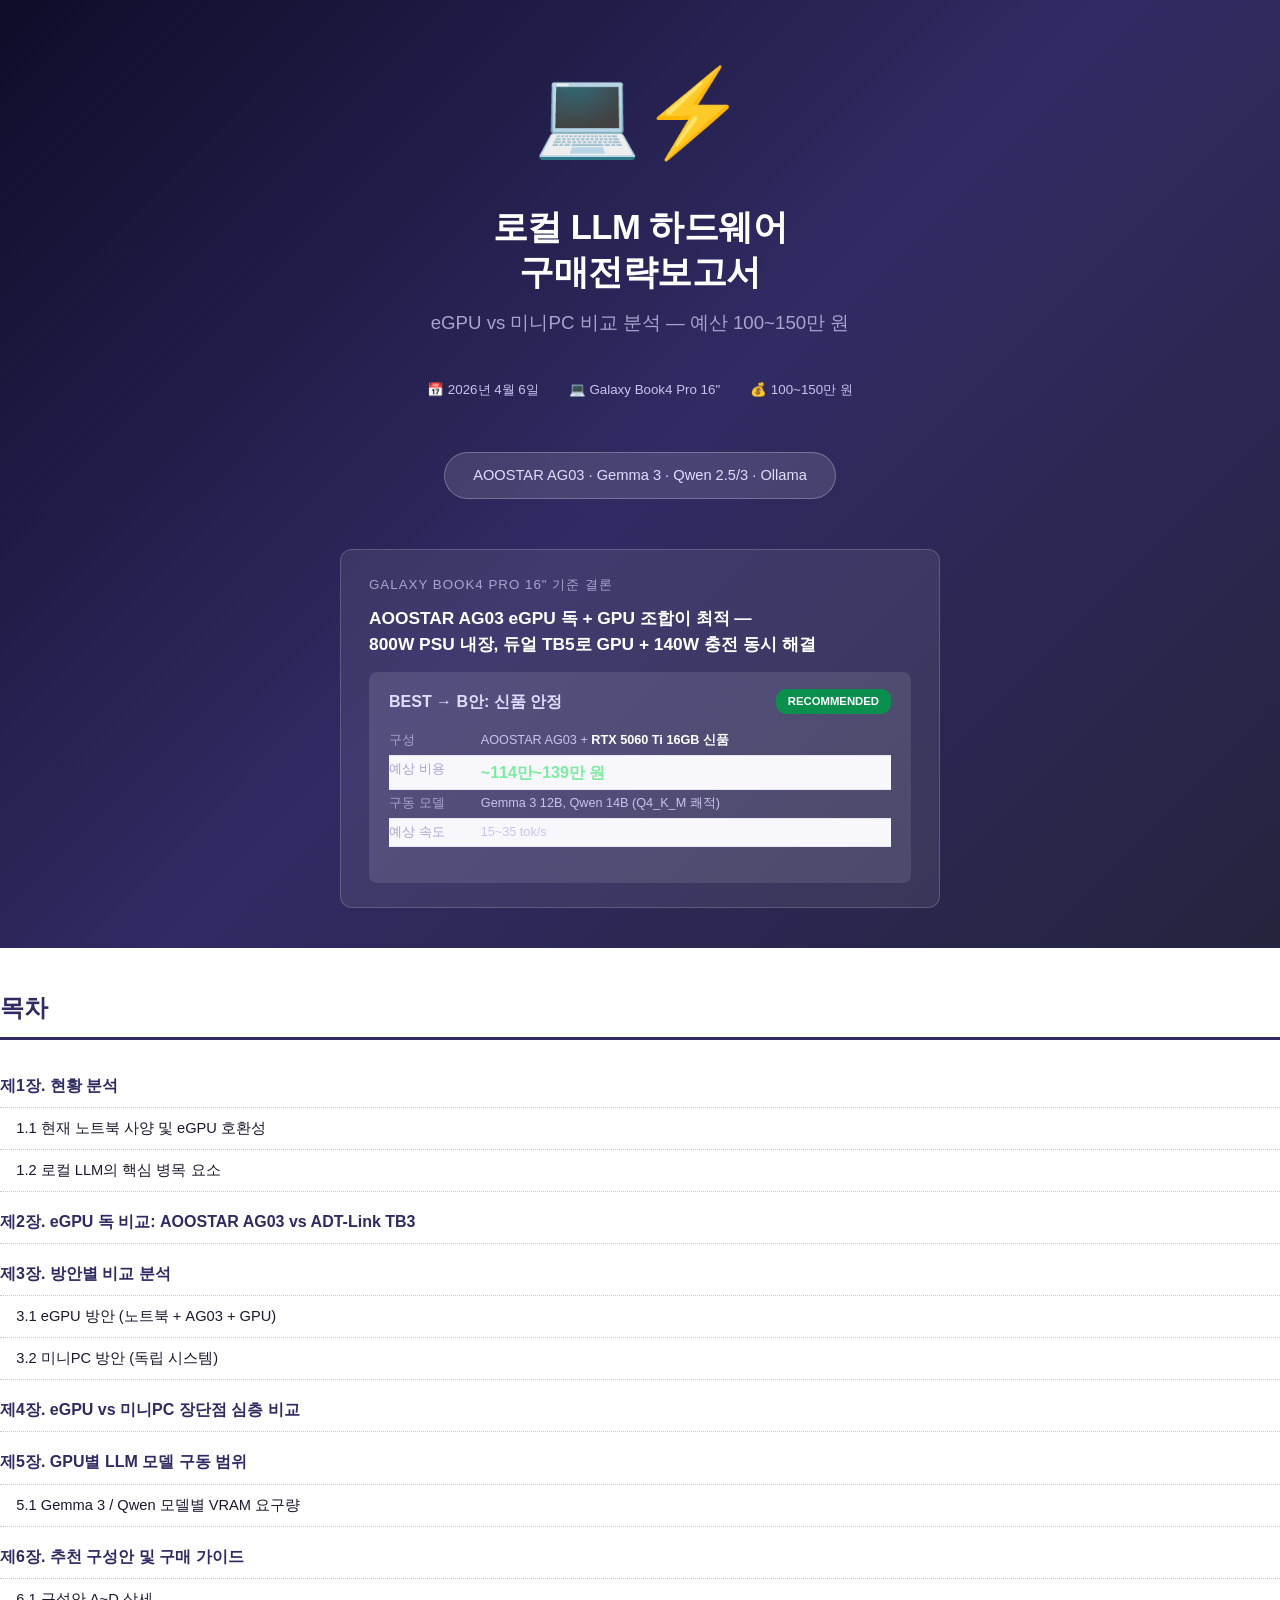
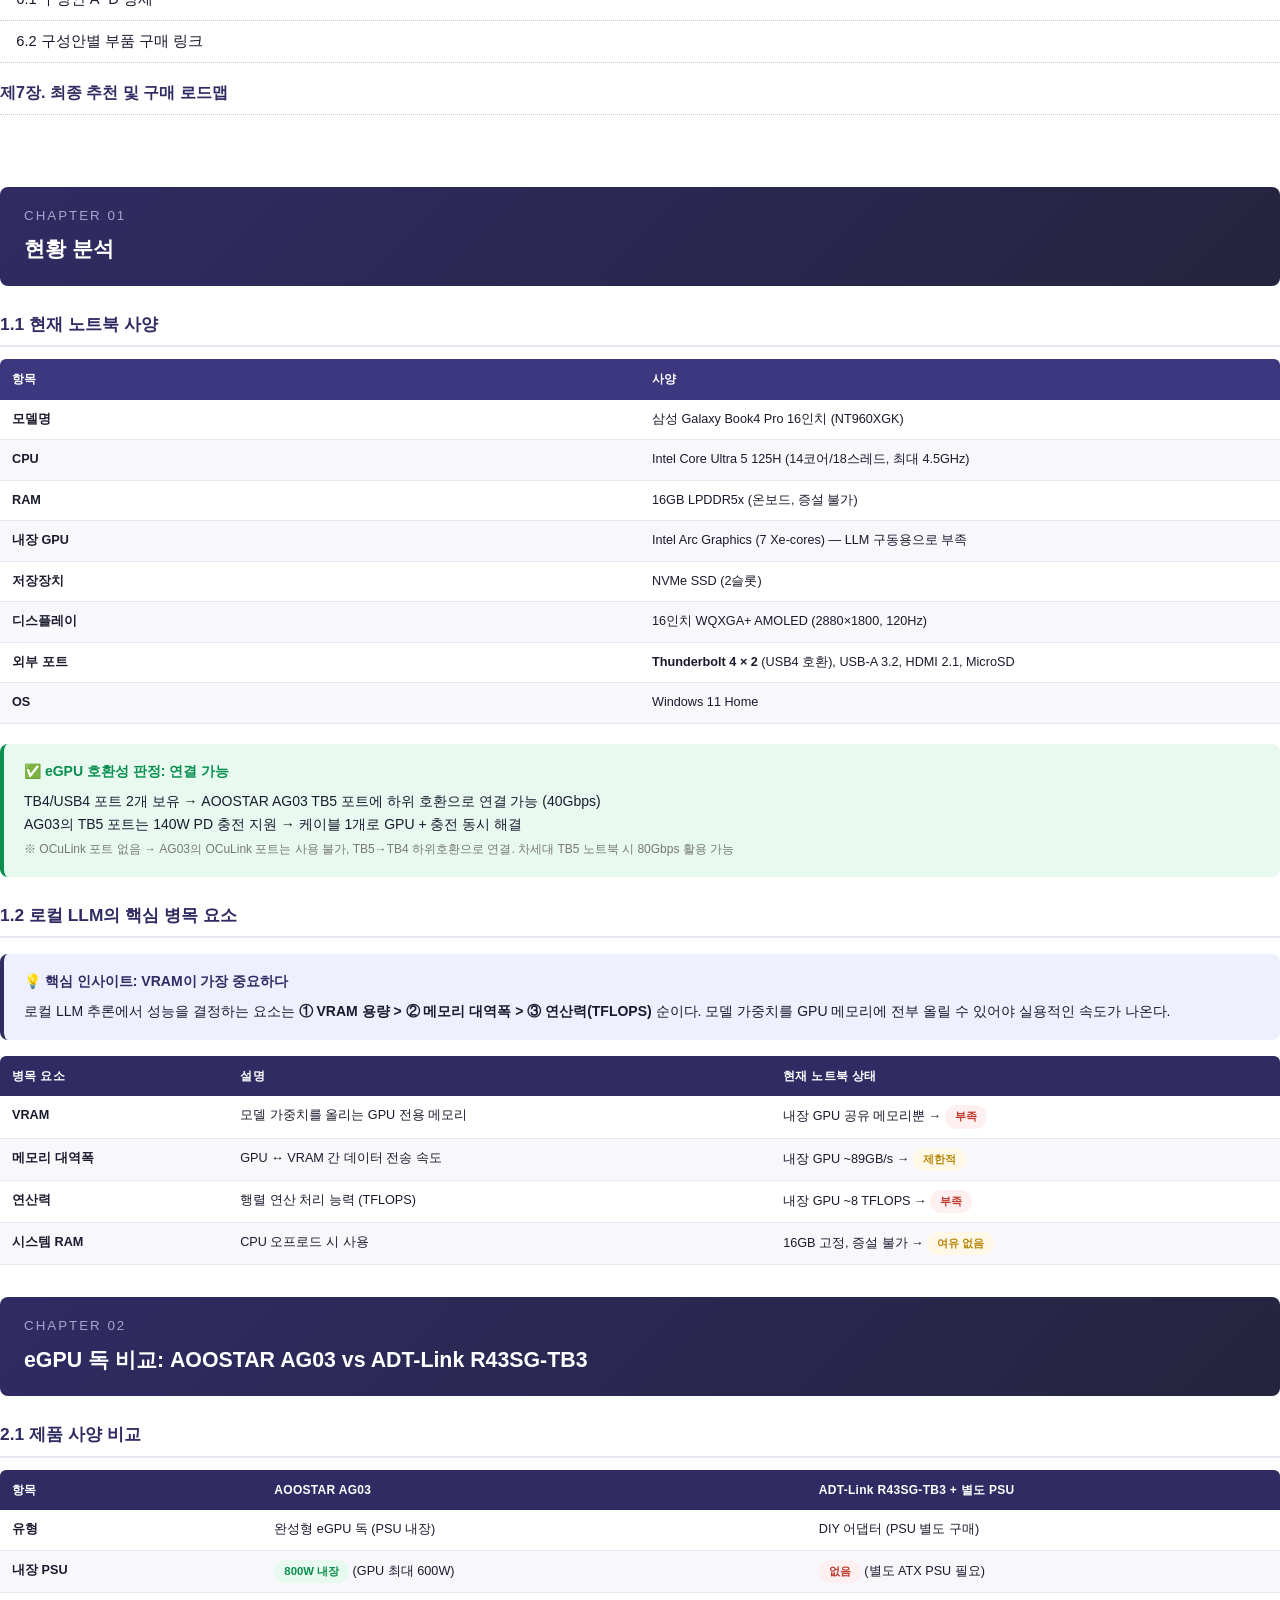
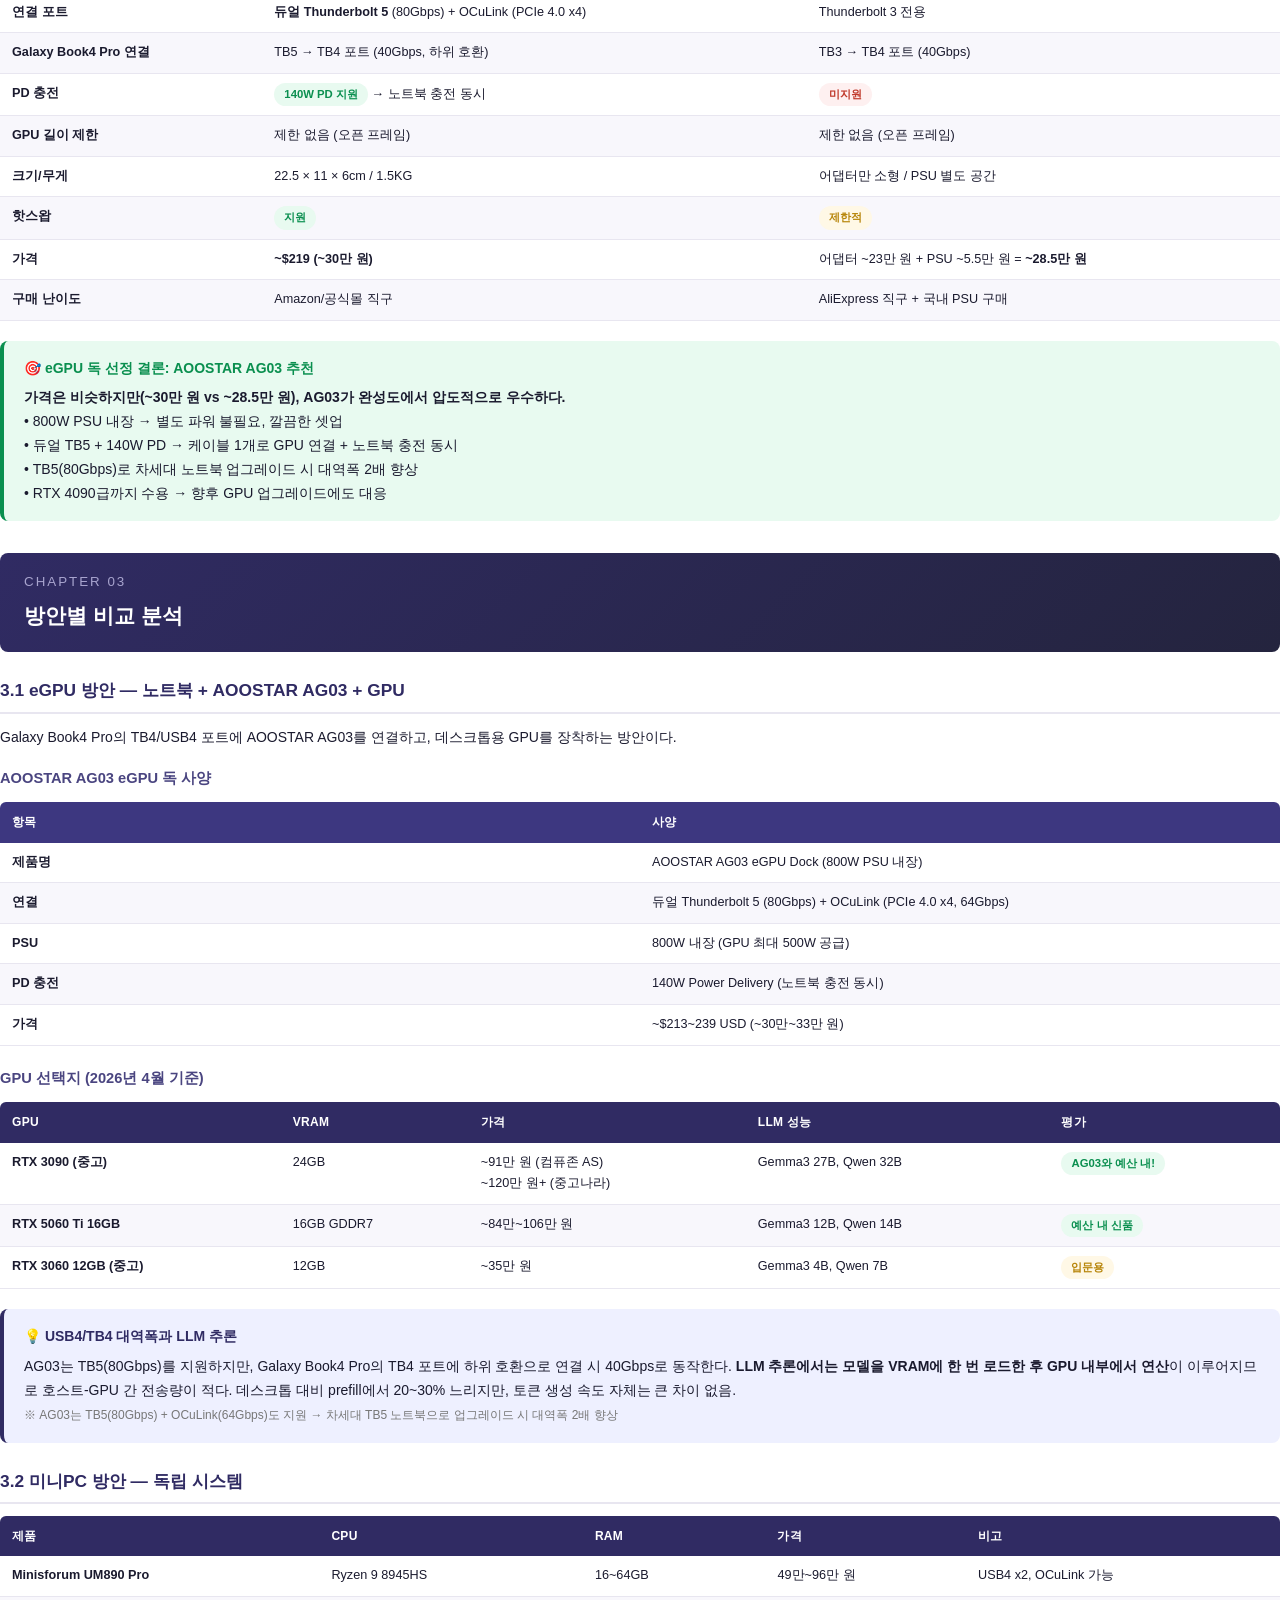
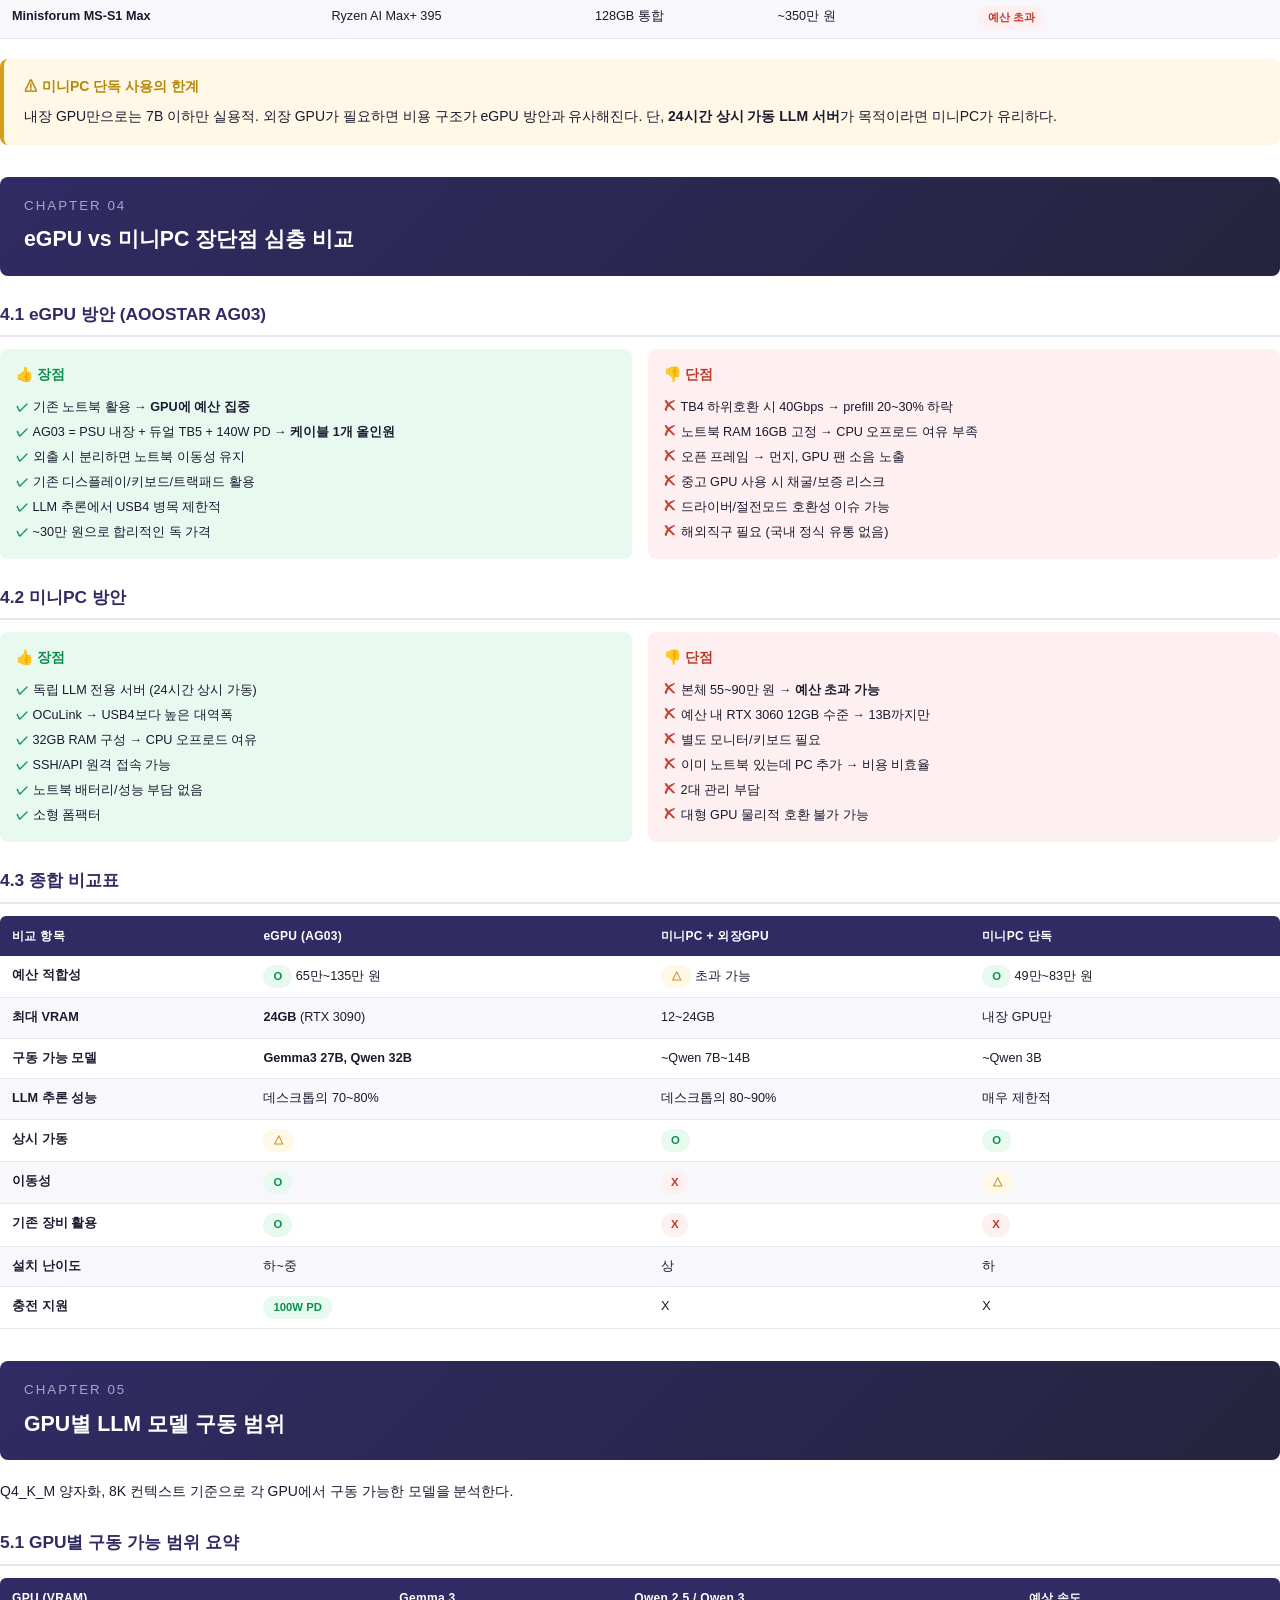
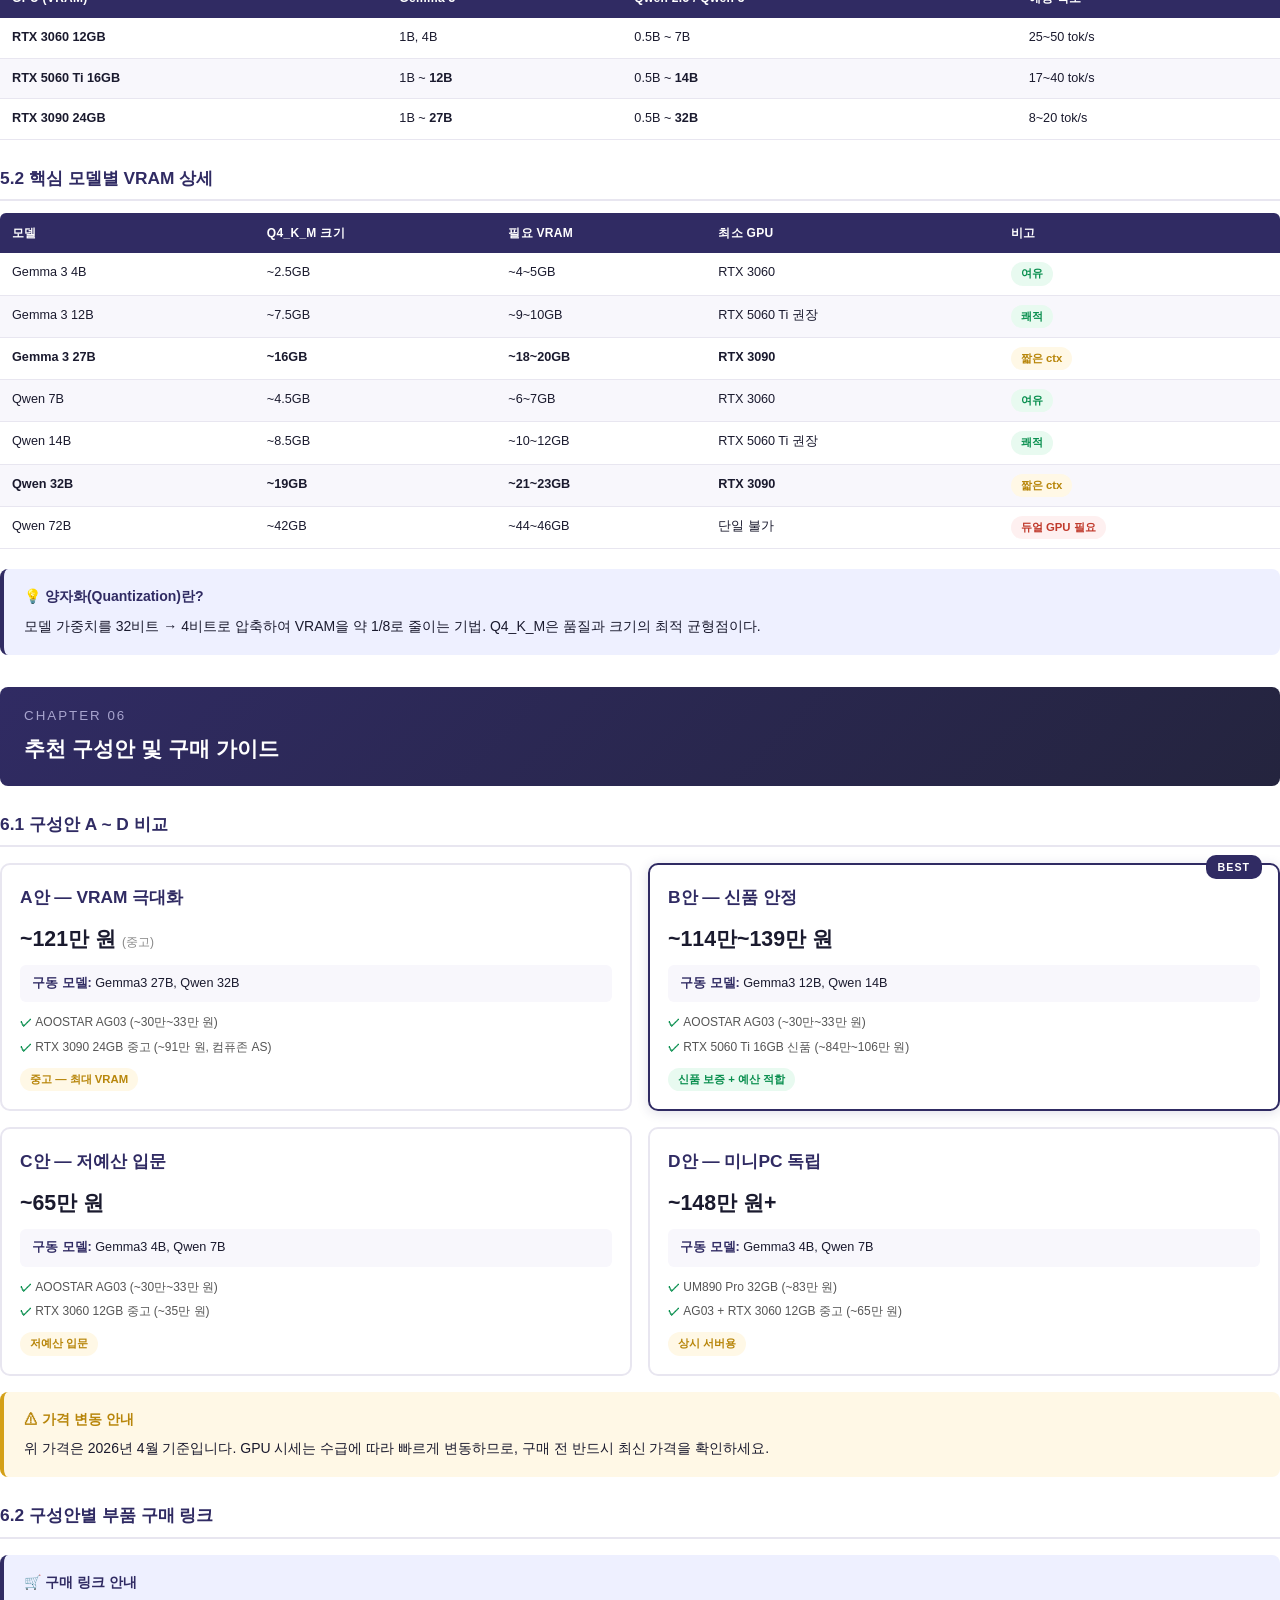
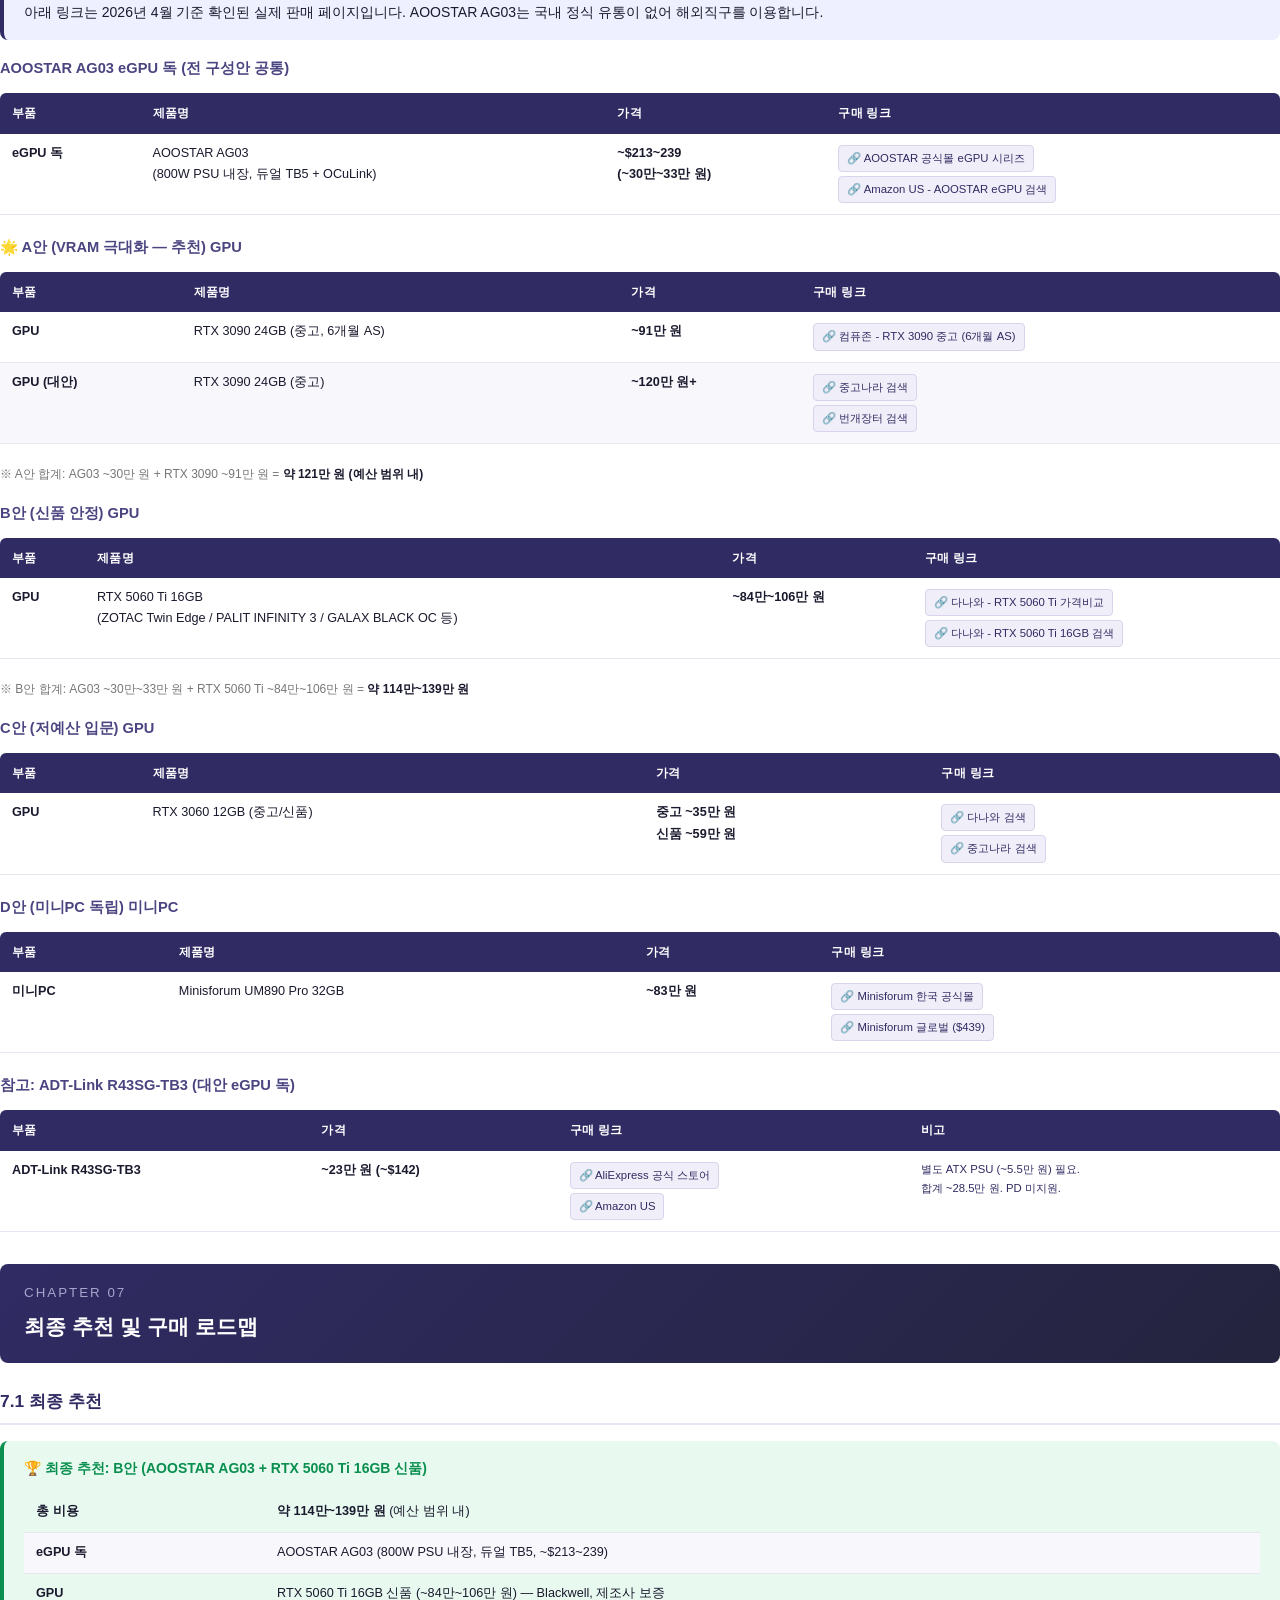
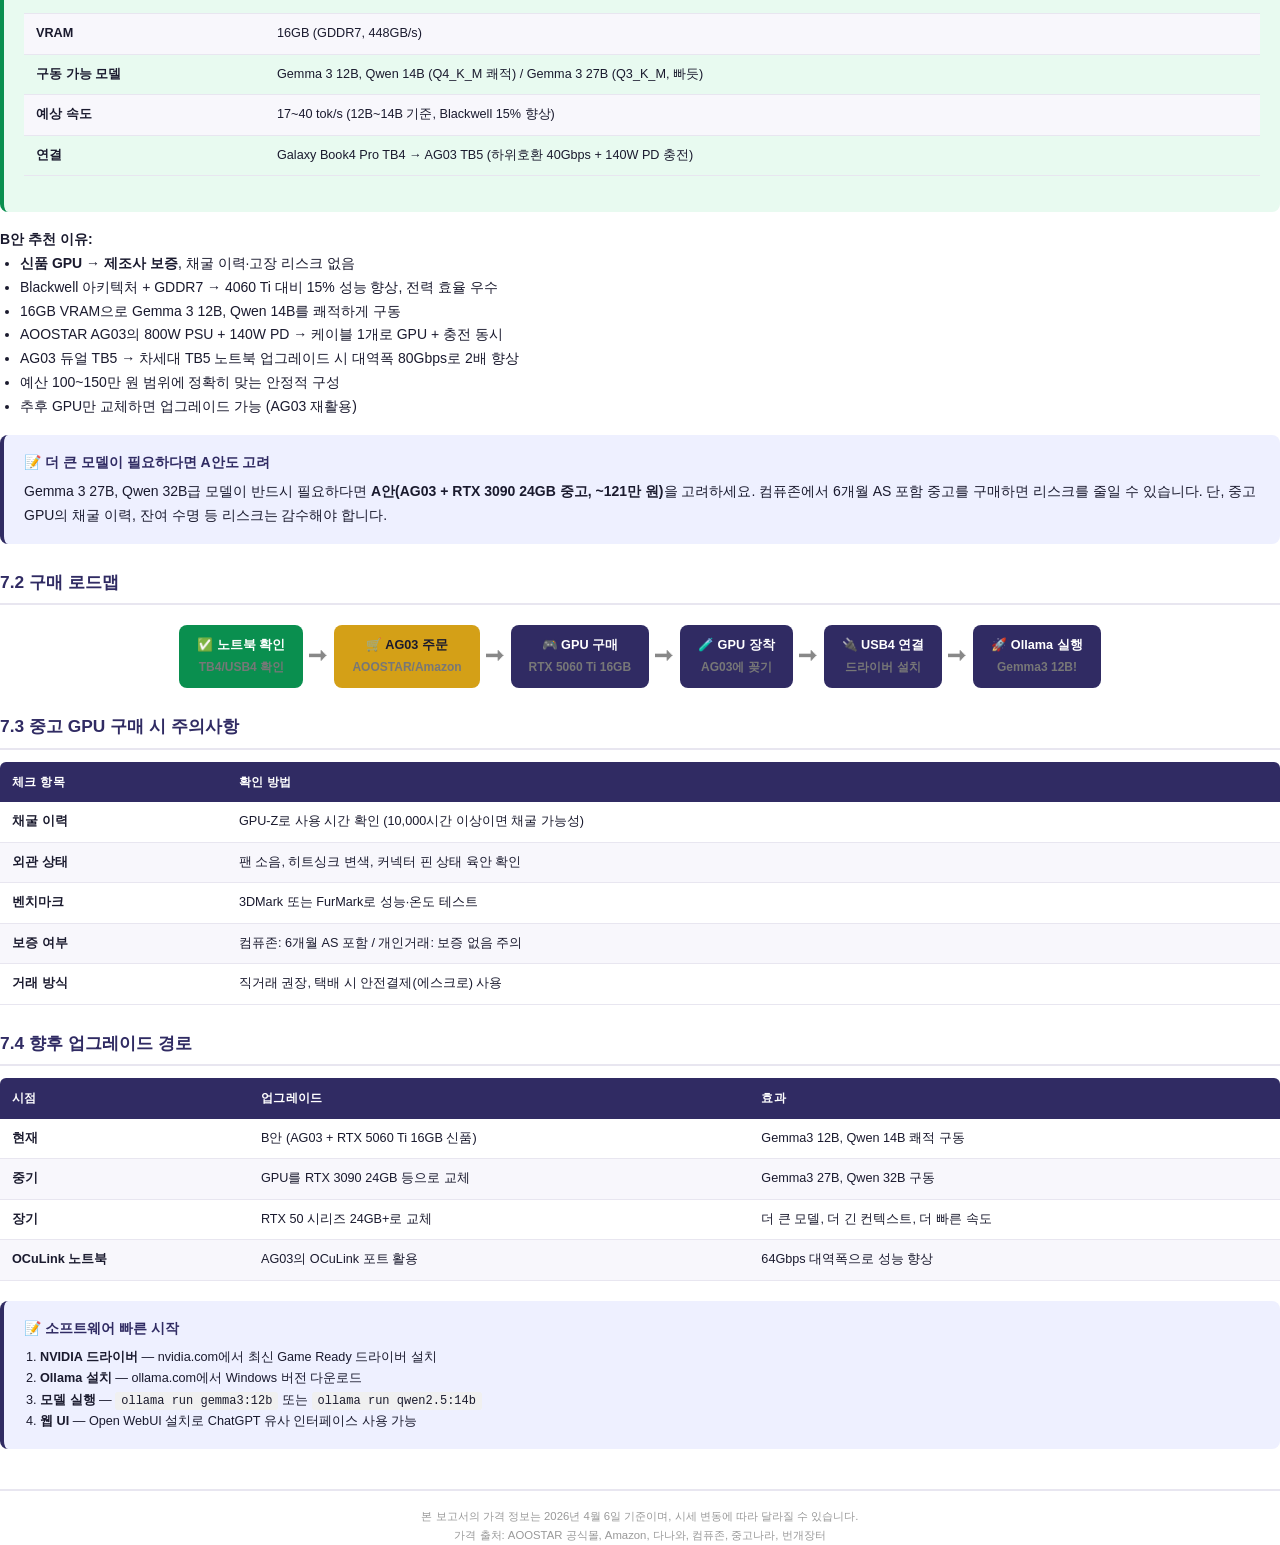
<file: eGPU_Buy/구매전략보고서.html>
<!DOCTYPE html>
<html lang="ko">
<head>
<meta charset="UTF-8">
<meta name="viewport" content="width=device-width, initial-scale=1.0">
<title>로컬 LLM 하드웨어 구매전략보고서</title>
<style>
  @page {
    size: A4;
    margin: 20mm 18mm 25mm 18mm;
  }
  /* ── Page numbers added via Python post-processing ── */
  * { box-sizing: border-box; margin: 0; padding: 0; }
  body {
    font-family: 'Malgun Gothic', '맑은 고딕', 'Noto Sans KR', sans-serif;
    font-size: 10.5pt;
    line-height: 1.7;
    color: #1a1a2e;
    background: #fff;
    -webkit-print-color-adjust: exact;
    print-color-adjust: exact;
  }

  /* ── Cover Page ── */
  .cover {
    display: flex;
    flex-direction: column;
    justify-content: center;
    align-items: center;
    min-height: 100vh;
    text-align: center;
    page-break-after: always;
    background: linear-gradient(135deg, #0f0c29 0%, #302b63 50%, #24243e 100%);
    color: #fff;
    padding: 40px;
  }
  .cover-icon { font-size: 64pt; margin-bottom: 20px; }
  .cover h1 {
    font-size: 26pt;
    font-weight: 800;
    letter-spacing: -0.5px;
    margin-bottom: 12px;
    line-height: 1.3;
  }
  .cover .subtitle {
    font-size: 14pt;
    color: #a8a4ce;
    margin-bottom: 40px;
  }
  .cover-meta {
    display: flex;
    gap: 30px;
    font-size: 10pt;
    color: #c8c4ee;
  }
  .cover-meta div { display: flex; align-items: center; gap: 6px; }
  .cover-badge {
    margin-top: 50px;
    display: inline-block;
    background: rgba(255,255,255,0.12);
    border: 1px solid rgba(255,255,255,0.25);
    border-radius: 24px;
    padding: 10px 28px;
    font-size: 11pt;
    color: #e0ddff;
  }

  /* ── TOC ── */
  .toc { page-break-after: always; padding: 40px 0; }
  .toc h2 {
    font-size: 18pt;
    color: #302b63;
    border-bottom: 3px solid #302b63;
    padding-bottom: 8px;
    margin-bottom: 24px;
  }
  .toc-list { list-style: none; }
  .toc-list li {
    padding: 8px 0;
    border-bottom: 1px dotted #ccc;
    display: flex;
    justify-content: space-between;
    font-size: 11pt;
  }
  .toc-list li.chapter { font-weight: 700; color: #302b63; font-size: 12pt; margin-top: 8px; }
  .toc-list li .page { color: #888; }

  /* ── Section Headers ── */
  .chapter-header {
    background: linear-gradient(135deg, #302b63, #24243e);
    color: #fff;
    padding: 18px 24px;
    border-radius: 8px;
    margin: 32px 0 20px 0;
    page-break-after: avoid;
  }
  .chapter-header h2 { font-size: 16pt; font-weight: 700; }
  .chapter-header .chapter-num {
    font-size: 10pt;
    color: #a8a4ce;
    text-transform: uppercase;
    letter-spacing: 2px;
    margin-bottom: 4px;
  }

  h3 {
    font-size: 13pt;
    color: #302b63;
    margin: 24px 0 12px 0;
    padding-bottom: 6px;
    border-bottom: 2px solid #e8e6f0;
    page-break-after: avoid;
  }
  h4 {
    font-size: 11pt;
    color: #4a4580;
    margin: 16px 0 8px 0;
    page-break-after: avoid;
  }

  /* ── Tables ── */
  table {
    width: 100%;
    border-collapse: collapse;
    margin: 12px 0 20px 0;
    font-size: 9.5pt;
    page-break-inside: avoid;
  }
  thead th {
    background: #302b63;
    color: #fff;
    padding: 10px 12px;
    text-align: left;
    font-weight: 600;
    font-size: 9pt;
    letter-spacing: 0.3px;
  }
  thead th:first-child { border-radius: 6px 0 0 0; }
  thead th:last-child { border-radius: 0 6px 0 0; }
  tbody td {
    padding: 9px 12px;
    border-bottom: 1px solid #e8e6f0;
    vertical-align: top;
  }
  tbody tr:nth-child(even) { background: #f8f7fc; }
  tbody tr:hover { background: #eee9f7; }

  /* ── Spec Table (노트북 사양) ── */
  .spec-table th { width: 160px; background: #3d3780; }
  .spec-table td { font-weight: 500; }

  /* ── Highlight Boxes ── */
  .box {
    border-radius: 8px;
    padding: 16px 20px;
    margin: 16px 0;
    page-break-inside: avoid;
  }
  .box-info { background: #eef0ff; border-left: 4px solid #302b63; }
  .box-success { background: #e8faf0; border-left: 4px solid #0a8f4f; }
  .box-warning { background: #fff8e6; border-left: 4px solid #d4a017; }
  .box-danger { background: #fef0f0; border-left: 4px solid #c0392b; }
  .box-title { font-weight: 700; margin-bottom: 6px; font-size: 10.5pt; }
  .box-info .box-title { color: #302b63; }
  .box-success .box-title { color: #0a8f4f; }
  .box-warning .box-title { color: #b8860b; }
  .box-danger .box-title { color: #c0392b; }

  /* ── Recommendation Cards ── */
  .rec-grid {
    display: grid;
    grid-template-columns: 1fr 1fr;
    gap: 16px;
    margin: 16px 0;
  }
  .rec-card {
    border: 2px solid #e8e6f0;
    border-radius: 10px;
    padding: 18px;
    page-break-inside: avoid;
    position: relative;
  }
  .rec-card.best {
    border-color: #302b63;
    box-shadow: 0 2px 12px rgba(48,43,99,0.15);
  }
  .rec-card.best::after {
    content: 'BEST';
    position: absolute;
    top: -10px;
    right: 16px;
    background: #302b63;
    color: #fff;
    font-size: 8pt;
    font-weight: 700;
    padding: 3px 12px;
    border-radius: 10px;
    letter-spacing: 1px;
  }
  .rec-card .plan-name {
    font-size: 13pt;
    font-weight: 700;
    color: #302b63;
    margin-bottom: 4px;
  }
  .rec-card .plan-price {
    font-size: 16pt;
    font-weight: 800;
    color: #1a1a2e;
    margin: 8px 0;
  }
  .rec-card .plan-price small { font-size: 9pt; color: #888; font-weight: 400; }
  .rec-card .plan-models {
    background: #f8f7fc;
    border-radius: 6px;
    padding: 8px 12px;
    margin: 8px 0;
    font-size: 9.5pt;
  }
  .rec-card .plan-models strong { color: #302b63; }
  .rec-card ul {
    list-style: none;
    margin-top: 8px;
    font-size: 9pt;
    color: #555;
  }
  .rec-card ul li { padding: 2px 0; }
  .rec-card ul li::before { content: '✓ '; color: #0a8f4f; font-weight: 700; }

  /* ── Comparison Badges ── */
  .badge {
    display: inline-block;
    padding: 2px 10px;
    border-radius: 12px;
    font-size: 8.5pt;
    font-weight: 700;
  }
  .badge-good { background: #e8faf0; color: #0a8f4f; }
  .badge-mid { background: #fff8e6; color: #b8860b; }
  .badge-bad { background: #fef0f0; color: #c0392b; }

  /* ── Pros/Cons ── */
  .pros-cons {
    display: grid;
    grid-template-columns: 1fr 1fr;
    gap: 16px;
    margin: 12px 0;
  }
  .pros, .cons {
    border-radius: 8px;
    padding: 14px 16px;
    font-size: 9.5pt;
  }
  .pros { background: #e8faf0; }
  .cons { background: #fef0f0; }
  .pros h4 { color: #0a8f4f; margin: 0 0 8px 0; border: none; font-size: 10.5pt; }
  .cons h4 { color: #c0392b; margin: 0 0 8px 0; border: none; font-size: 10.5pt; }
  .pros ul, .cons ul { list-style: none; margin: 0; padding: 0; }
  .pros ul li, .cons ul li { padding: 3px 0; line-height: 1.5; }
  .pros ul li::before { content: '✓ '; color: #0a8f4f; font-weight: 700; }
  .cons ul li::before { content: '✗ '; color: #c0392b; font-weight: 700; }

  /* ── Purchase Links ── */
  .purchase-table td:last-child { color: #302b63; font-size: 8.5pt; word-break: break-all; }
  .purchase-table .price { font-weight: 700; color: #1a1a2e; white-space: nowrap; }

  /* ── Flowchart ── */
  .flow {
    display: flex;
    align-items: center;
    justify-content: center;
    gap: 0;
    margin: 20px 0;
    flex-wrap: wrap;
  }
  .flow-step {
    background: #302b63;
    color: #fff;
    padding: 10px 18px;
    border-radius: 8px;
    font-size: 9.5pt;
    font-weight: 600;
    text-align: center;
  }
  .flow-step.done { background: #0a8f4f; }
  .flow-step.current { background: #d4a017; color: #1a1a2e; }
  .flow-arrow { font-size: 14pt; color: #888; padding: 0 6px; }

  /* ── Footer ── */
  .footer {
    margin-top: 40px;
    padding-top: 16px;
    border-top: 2px solid #e8e6f0;
    font-size: 8.5pt;
    color: #999;
    text-align: center;
  }

  /* ── Page Break ── */
  .page-break { page-break-before: always; }

  /* ── Print Optimization ── */
  @media print {
    body { font-size: 10pt; }
    .cover { min-height: 100vh; }
    .chapter-header { -webkit-print-color-adjust: exact; }
    thead th { -webkit-print-color-adjust: exact; }
    .badge, .pros, .cons, .box { -webkit-print-color-adjust: exact; }
  }

  /* ── Utility ── */
  .text-center { text-align: center; }
  .mt-8 { margin-top: 8px; }
  .mt-16 { margin-top: 16px; }
  .mb-16 { margin-bottom: 16px; }
  .small { font-size: 9pt; color: #777; }
  strong { color: #1a1a2e; }
  .highlight { background: #fff3cd; padding: 1px 4px; border-radius: 3px; }
  a { color: #302b63; text-decoration: underline; }
  a:hover { color: #5a4fcf; }
  .purchase-table a {
    display: inline-block;
    background: #f0eef8;
    color: #302b63;
    padding: 3px 8px;
    border-radius: 4px;
    font-size: 8.5pt;
    margin: 2px 0;
    text-decoration: none;
    border: 1px solid #d8d4ec;
  }
  .purchase-table a::before { content: '🔗 '; }
  .purchase-table a:hover { background: #e0ddf0; }
</style>
</head>
<body>

<!-- ═══════════════════════ COVER PAGE ═══════════════════════ -->
<div class="cover">
  <div class="cover-icon">&#x1F4BB;&#x26A1;</div>
  <h1>로컬 LLM 하드웨어<br>구매전략보고서</h1>
  <p class="subtitle">eGPU vs 미니PC 비교 분석 — 예산 100~150만 원</p>
  <div class="cover-meta">
    <div>&#x1F4C5; 2026년 4월 6일</div>
    <div>&#x1F4BB; Galaxy Book4 Pro 16"</div>
    <div>&#x1F4B0; 100~150만 원</div>
  </div>
  <div class="cover-badge">AOOSTAR AG03 &middot; Gemma 3 &middot; Qwen 2.5/3 &middot; Ollama</div>

  <div style="margin-top: 50px; width: 100%; max-width: 600px;">
    <div style="background: rgba(255,255,255,0.08); border: 1px solid rgba(255,255,255,0.18); border-radius: 12px; padding: 24px 28px; text-align: left;">
      <div style="font-size: 10pt; color: #a8a4ce; letter-spacing: 1px; margin-bottom: 10px; text-transform: uppercase;">Galaxy Book4 Pro 16" 기준 결론</div>
      <div style="font-size: 13pt; font-weight: 700; color: #fff; margin-bottom: 14px; line-height: 1.5;">
        AOOSTAR AG03 eGPU 독 + GPU 조합이 최적 &mdash;<br>800W PSU 내장, 듀얼 TB5로 GPU + 140W 충전 동시 해결
      </div>
      <div style="background: rgba(255,255,255,0.1); border-radius: 8px; padding: 16px 20px; margin-top: 8px;">
        <div style="display: flex; justify-content: space-between; align-items: center; margin-bottom: 8px;">
          <span style="font-size: 12pt; font-weight: 700; color: #e0ddff;">BEST &#x2192; B안: 신품 안정</span>
          <span style="background: #0a8f4f; color: #fff; padding: 3px 12px; border-radius: 10px; font-size: 8.5pt; font-weight: 700;">RECOMMENDED</span>
        </div>
        <table style="width: 100%; font-size: 9.5pt; color: #c8c4ee; border-collapse: collapse;">
          <tr><td style="padding: 3px 0; color: #a8a4ce;">구성</td><td style="padding: 3px 0;">AOOSTAR AG03 + <strong style="color:#fff;">RTX 5060 Ti 16GB 신품</strong></td></tr>
          <tr><td style="padding: 3px 0; color: #a8a4ce;">예상 비용</td><td style="padding: 3px 0;"><strong style="color: #7bed9f; font-size: 12pt;">~114만~139만 원</strong></td></tr>
          <tr><td style="padding: 3px 0; color: #a8a4ce;">구동 모델</td><td style="padding: 3px 0;">Gemma 3 12B, Qwen 14B (Q4_K_M 쾌적)</td></tr>
          <tr><td style="padding: 3px 0; color: #a8a4ce;">예상 속도</td><td style="padding: 3px 0;">15~35 tok/s</td></tr>
        </table>
      </div>
    </div>
  </div>
</div>

<!-- ═══════════════════════ TOC ═══════════════════════ -->
<div class="toc">
  <h2>목차</h2>
  <ul class="toc-list">
    <li class="chapter"><span>제1장. 현황 분석</span></li>
    <li><span>&nbsp;&nbsp;&nbsp;&nbsp;1.1 현재 노트북 사양 및 eGPU 호환성</span></li>
    <li><span>&nbsp;&nbsp;&nbsp;&nbsp;1.2 로컬 LLM의 핵심 병목 요소</span></li>
    <li class="chapter"><span>제2장. eGPU 독 비교: AOOSTAR AG03 vs ADT-Link TB3</span></li>
    <li class="chapter"><span>제3장. 방안별 비교 분석</span></li>
    <li><span>&nbsp;&nbsp;&nbsp;&nbsp;3.1 eGPU 방안 (노트북 + AG03 + GPU)</span></li>
    <li><span>&nbsp;&nbsp;&nbsp;&nbsp;3.2 미니PC 방안 (독립 시스템)</span></li>
    <li class="chapter"><span>제4장. eGPU vs 미니PC 장단점 심층 비교</span></li>
    <li class="chapter"><span>제5장. GPU별 LLM 모델 구동 범위</span></li>
    <li><span>&nbsp;&nbsp;&nbsp;&nbsp;5.1 Gemma 3 / Qwen 모델별 VRAM 요구량</span></li>
    <li class="chapter"><span>제6장. 추천 구성안 및 구매 가이드</span></li>
    <li><span>&nbsp;&nbsp;&nbsp;&nbsp;6.1 구성안 A~D 상세</span></li>
    <li><span>&nbsp;&nbsp;&nbsp;&nbsp;6.2 구성안별 부품 구매 링크</span></li>
    <li class="chapter"><span>제7장. 최종 추천 및 구매 로드맵</span></li>
  </ul>
</div>

<!-- ═══════════════════════ CHAPTER 1 ═══════════════════════ -->
<div class="chapter-header">
  <div class="chapter-num">Chapter 01</div>
  <h2>현황 분석</h2>
</div>

<h3>1.1 현재 노트북 사양</h3>
<table class="spec-table">
  <thead><tr><th>항목</th><th>사양</th></tr></thead>
  <tbody>
    <tr><td><strong>모델명</strong></td><td>삼성 Galaxy Book4 Pro 16인치 (NT960XGK)</td></tr>
    <tr><td><strong>CPU</strong></td><td>Intel Core Ultra 5 125H (14코어/18스레드, 최대 4.5GHz)</td></tr>
    <tr><td><strong>RAM</strong></td><td>16GB LPDDR5x (온보드, 증설 불가)</td></tr>
    <tr><td><strong>내장 GPU</strong></td><td>Intel Arc Graphics (7 Xe-cores) — LLM 구동용으로 부족</td></tr>
    <tr><td><strong>저장장치</strong></td><td>NVMe SSD (2슬롯)</td></tr>
    <tr><td><strong>디스플레이</strong></td><td>16인치 WQXGA+ AMOLED (2880×1800, 120Hz)</td></tr>
    <tr><td><strong>외부 포트</strong></td><td><strong>Thunderbolt 4 × 2</strong> (USB4 호환), USB-A 3.2, HDMI 2.1, MicroSD</td></tr>
    <tr><td><strong>OS</strong></td><td>Windows 11 Home</td></tr>
  </tbody>
</table>

<div class="box box-success">
  <div class="box-title">&#x2705; eGPU 호환성 판정: 연결 가능</div>
  TB4/USB4 포트 2개 보유 → AOOSTAR AG03 TB5 포트에 하위 호환으로 연결 가능 (40Gbps)<br>
  AG03의 TB5 포트는 140W PD 충전 지원 → 케이블 1개로 GPU + 충전 동시 해결<br>
  <span class="small">※ OCuLink 포트 없음 → AG03의 OCuLink 포트는 사용 불가, TB5→TB4 하위호환으로 연결. 차세대 TB5 노트북 시 80Gbps 활용 가능</span>
</div>

<h3>1.2 로컬 LLM의 핵심 병목 요소</h3>
<div class="box box-info">
  <div class="box-title">&#x1F4A1; 핵심 인사이트: VRAM이 가장 중요하다</div>
  로컬 LLM 추론에서 성능을 결정하는 요소는 <strong>① VRAM 용량 &gt; ② 메모리 대역폭 &gt; ③ 연산력(TFLOPS)</strong> 순이다.
  모델 가중치를 GPU 메모리에 전부 올릴 수 있어야 실용적인 속도가 나온다.
</div>

<table>
  <thead><tr><th>병목 요소</th><th>설명</th><th>현재 노트북 상태</th></tr></thead>
  <tbody>
    <tr><td><strong>VRAM</strong></td><td>모델 가중치를 올리는 GPU 전용 메모리</td><td>내장 GPU 공유 메모리뿐 → <span class="badge badge-bad">부족</span></td></tr>
    <tr><td><strong>메모리 대역폭</strong></td><td>GPU ↔ VRAM 간 데이터 전송 속도</td><td>내장 GPU ~89GB/s → <span class="badge badge-mid">제한적</span></td></tr>
    <tr><td><strong>연산력</strong></td><td>행렬 연산 처리 능력 (TFLOPS)</td><td>내장 GPU ~8 TFLOPS → <span class="badge badge-bad">부족</span></td></tr>
    <tr><td><strong>시스템 RAM</strong></td><td>CPU 오프로드 시 사용</td><td>16GB 고정, 증설 불가 → <span class="badge badge-mid">여유 없음</span></td></tr>
  </tbody>
</table>

<!-- ═══════════════════════ CHAPTER 2 ═══════════════════════ -->
<div class="chapter-header page-break">
  <div class="chapter-num">Chapter 02</div>
  <h2>eGPU 독 비교: AOOSTAR AG03 vs ADT-Link R43SG-TB3</h2>
</div>

<h3>2.1 제품 사양 비교</h3>
<table>
  <thead><tr><th>항목</th><th>AOOSTAR AG03</th><th>ADT-Link R43SG-TB3 + 별도 PSU</th></tr></thead>
  <tbody>
    <tr><td><strong>유형</strong></td><td>완성형 eGPU 독 (PSU 내장)</td><td>DIY 어댑터 (PSU 별도 구매)</td></tr>
    <tr><td><strong>내장 PSU</strong></td><td><span class="badge badge-good">800W 내장</span> (GPU 최대 600W)</td><td><span class="badge badge-bad">없음</span> (별도 ATX PSU 필요)</td></tr>
    <tr><td><strong>연결 포트</strong></td><td><strong>듀얼 Thunderbolt 5</strong> (80Gbps) + OCuLink (PCIe 4.0 x4)</td><td>Thunderbolt 3 전용</td></tr>
    <tr><td><strong>Galaxy Book4 Pro 연결</strong></td><td>TB5 → TB4 포트 (40Gbps, 하위 호환)</td><td>TB3 → TB4 포트 (40Gbps)</td></tr>
    <tr><td><strong>PD 충전</strong></td><td><span class="badge badge-good">140W PD 지원</span> → 노트북 충전 동시</td><td><span class="badge badge-bad">미지원</span></td></tr>
    <tr><td><strong>GPU 길이 제한</strong></td><td>제한 없음 (오픈 프레임)</td><td>제한 없음 (오픈 프레임)</td></tr>
    <tr><td><strong>크기/무게</strong></td><td>22.5 × 11 × 6cm / 1.5KG</td><td>어댑터만 소형 / PSU 별도 공간</td></tr>
    <tr><td><strong>핫스왑</strong></td><td><span class="badge badge-good">지원</span></td><td><span class="badge badge-mid">제한적</span></td></tr>
    <tr><td><strong>가격</strong></td><td><strong>~$219 (~30만 원)</strong></td><td>어댑터 ~23만 원 + PSU ~5.5만 원 = <strong>~28.5만 원</strong></td></tr>
    <tr><td><strong>구매 난이도</strong></td><td>Amazon/공식몰 직구</td><td>AliExpress 직구 + 국내 PSU 구매</td></tr>
  </tbody>
</table>

<div class="box box-success">
  <div class="box-title">&#x1F3AF; eGPU 독 선정 결론: AOOSTAR AG03 추천</div>
  <strong>가격은 비슷하지만(~30만 원 vs ~28.5만 원), AG03가 완성도에서 압도적으로 우수하다.</strong><br>
  &#x2022; 800W PSU 내장 → 별도 파워 불필요, 깔끔한 셋업<br>
  &#x2022; 듀얼 TB5 + 140W PD → 케이블 1개로 GPU 연결 + 노트북 충전 동시<br>
  &#x2022; TB5(80Gbps)로 차세대 노트북 업그레이드 시 대역폭 2배 향상<br>
  &#x2022; RTX 4090급까지 수용 → 향후 GPU 업그레이드에도 대응
</div>

<!-- ═══════════════════════ CHAPTER 3 ═══════════════════════ -->
<div class="chapter-header page-break">
  <div class="chapter-num">Chapter 03</div>
  <h2>방안별 비교 분석</h2>
</div>

<h3>3.1 eGPU 방안 — 노트북 + AOOSTAR AG03 + GPU</h3>
<p>Galaxy Book4 Pro의 TB4/USB4 포트에 AOOSTAR AG03를 연결하고, 데스크톱용 GPU를 장착하는 방안이다.</p>

<h4>AOOSTAR AG03 eGPU 독 사양</h4>
<table class="spec-table">
  <thead><tr><th>항목</th><th>사양</th></tr></thead>
  <tbody>
    <tr><td><strong>제품명</strong></td><td>AOOSTAR AG03 eGPU Dock (800W PSU 내장)</td></tr>
    <tr><td><strong>연결</strong></td><td>듀얼 Thunderbolt 5 (80Gbps) + OCuLink (PCIe 4.0 x4, 64Gbps)</td></tr>
    <tr><td><strong>PSU</strong></td><td>800W 내장 (GPU 최대 500W 공급)</td></tr>
    <tr><td><strong>PD 충전</strong></td><td>140W Power Delivery (노트북 충전 동시)</td></tr>
    <tr><td><strong>가격</strong></td><td>~$213~239 USD (~30만~33만 원)</td></tr>
  </tbody>
</table>

<h4>GPU 선택지 (2026년 4월 기준)</h4>
<table>
  <thead><tr><th>GPU</th><th>VRAM</th><th>가격</th><th>LLM 성능</th><th>평가</th></tr></thead>
  <tbody>
    <tr><td><strong>RTX 3090 (중고)</strong></td><td>24GB</td><td class="price">~91만 원 (컴퓨존 AS)<br>~120만 원+ (중고나라)</td><td>Gemma3 27B, Qwen 32B</td><td><span class="badge badge-good">AG03와 예산 내!</span></td></tr>
    <tr><td><strong>RTX 5060 Ti 16GB</strong></td><td>16GB GDDR7</td><td class="price">~84만~106만 원</td><td>Gemma3 12B, Qwen 14B</td><td><span class="badge badge-good">예산 내 신품</span></td></tr>
    <tr><td><strong>RTX 3060 12GB (중고)</strong></td><td>12GB</td><td class="price">~35만 원</td><td>Gemma3 4B, Qwen 7B</td><td><span class="badge badge-mid">입문용</span></td></tr>
  </tbody>
</table>

<div class="box box-info">
  <div class="box-title">&#x1F4A1; USB4/TB4 대역폭과 LLM 추론</div>
  AG03는 TB5(80Gbps)를 지원하지만, Galaxy Book4 Pro의 TB4 포트에 하위 호환으로 연결 시 40Gbps로 동작한다.
  <strong>LLM 추론에서는 모델을 VRAM에 한 번 로드한 후 GPU 내부에서 연산</strong>이 이루어지므로 호스트-GPU 간 전송량이 적다. 데스크톱 대비 prefill에서 20~30% 느리지만, 토큰 생성 속도 자체는 큰 차이 없음.
  <br><span class="small">※ AG03는 TB5(80Gbps) + OCuLink(64Gbps)도 지원 → 차세대 TB5 노트북으로 업그레이드 시 대역폭 2배 향상</span>
</div>

<h3>3.2 미니PC 방안 — 독립 시스템</h3>
<table>
  <thead><tr><th>제품</th><th>CPU</th><th>RAM</th><th>가격</th><th>비고</th></tr></thead>
  <tbody>
    <tr><td><strong>Minisforum UM890 Pro</strong></td><td>Ryzen 9 8945HS</td><td>16~64GB</td><td class="price">49만~96만 원</td><td>USB4 x2, OCuLink 가능</td></tr>
    <tr><td><strong>Minisforum MS-S1 Max</strong></td><td>Ryzen AI Max+ 395</td><td>128GB 통합</td><td class="price">~350만 원</td><td><span class="badge badge-bad">예산 초과</span></td></tr>
  </tbody>
</table>

<div class="box box-warning">
  <div class="box-title">&#x26A0; 미니PC 단독 사용의 한계</div>
  내장 GPU만으로는 7B 이하만 실용적. 외장 GPU가 필요하면 비용 구조가 eGPU 방안과 유사해진다.
  단, <strong>24시간 상시 가동 LLM 서버</strong>가 목적이라면 미니PC가 유리하다.
</div>

<!-- ═══════════════════════ CHAPTER 4 ═══════════════════════ -->
<div class="chapter-header page-break">
  <div class="chapter-num">Chapter 04</div>
  <h2>eGPU vs 미니PC 장단점 심층 비교</h2>
</div>

<h3>4.1 eGPU 방안 (AOOSTAR AG03)</h3>
<div class="pros-cons">
  <div class="pros">
    <h4>&#x1F44D; 장점</h4>
    <ul>
      <li>기존 노트북 활용 → <strong>GPU에 예산 집중</strong></li>
      <li>AG03 = PSU 내장 + 듀얼 TB5 + 140W PD → <strong>케이블 1개 올인원</strong></li>
      <li>외출 시 분리하면 노트북 이동성 유지</li>
      <li>기존 디스플레이/키보드/트랙패드 활용</li>
      <li>LLM 추론에서 USB4 병목 제한적</li>
      <li>~30만 원으로 합리적인 독 가격</li>
    </ul>
  </div>
  <div class="cons">
    <h4>&#x1F44E; 단점</h4>
    <ul>
      <li>TB4 하위호환 시 40Gbps → prefill 20~30% 하락</li>
      <li>노트북 RAM 16GB 고정 → CPU 오프로드 여유 부족</li>
      <li>오픈 프레임 → 먼지, GPU 팬 소음 노출</li>
      <li>중고 GPU 사용 시 채굴/보증 리스크</li>
      <li>드라이버/절전모드 호환성 이슈 가능</li>
      <li>해외직구 필요 (국내 정식 유통 없음)</li>
    </ul>
  </div>
</div>

<h3>4.2 미니PC 방안</h3>
<div class="pros-cons">
  <div class="pros">
    <h4>&#x1F44D; 장점</h4>
    <ul>
      <li>독립 LLM 전용 서버 (24시간 상시 가동)</li>
      <li>OCuLink → USB4보다 높은 대역폭</li>
      <li>32GB RAM 구성 → CPU 오프로드 여유</li>
      <li>SSH/API 원격 접속 가능</li>
      <li>노트북 배터리/성능 부담 없음</li>
      <li>소형 폼팩터</li>
    </ul>
  </div>
  <div class="cons">
    <h4>&#x1F44E; 단점</h4>
    <ul>
      <li>본체 55~90만 원 → <strong>예산 초과 가능</strong></li>
      <li>예산 내 RTX 3060 12GB 수준 → 13B까지만</li>
      <li>별도 모니터/키보드 필요</li>
      <li>이미 노트북 있는데 PC 추가 → 비용 비효율</li>
      <li>2대 관리 부담</li>
      <li>대형 GPU 물리적 호환 불가 가능</li>
    </ul>
  </div>
</div>

<h3>4.3 종합 비교표</h3>
<table>
  <thead><tr><th>비교 항목</th><th>eGPU (AG03)</th><th>미니PC + 외장GPU</th><th>미니PC 단독</th></tr></thead>
  <tbody>
    <tr><td><strong>예산 적합성</strong></td><td><span class="badge badge-good">O</span> 65만~135만 원</td><td><span class="badge badge-mid">△</span> 초과 가능</td><td><span class="badge badge-good">O</span> 49만~83만 원</td></tr>
    <tr><td><strong>최대 VRAM</strong></td><td><strong>24GB</strong> (RTX 3090)</td><td>12~24GB</td><td>내장 GPU만</td></tr>
    <tr><td><strong>구동 가능 모델</strong></td><td><strong>Gemma3 27B, Qwen 32B</strong></td><td>~Qwen 7B~14B</td><td>~Qwen 3B</td></tr>
    <tr><td><strong>LLM 추론 성능</strong></td><td>데스크톱의 70~80%</td><td>데스크톱의 80~90%</td><td>매우 제한적</td></tr>
    <tr><td><strong>상시 가동</strong></td><td><span class="badge badge-mid">△</span></td><td><span class="badge badge-good">O</span></td><td><span class="badge badge-good">O</span></td></tr>
    <tr><td><strong>이동성</strong></td><td><span class="badge badge-good">O</span></td><td><span class="badge badge-bad">X</span></td><td><span class="badge badge-mid">△</span></td></tr>
    <tr><td><strong>기존 장비 활용</strong></td><td><span class="badge badge-good">O</span></td><td><span class="badge badge-bad">X</span></td><td><span class="badge badge-bad">X</span></td></tr>
    <tr><td><strong>설치 난이도</strong></td><td>하~중</td><td>상</td><td>하</td></tr>
    <tr><td><strong>충전 지원</strong></td><td><span class="badge badge-good">100W PD</span></td><td>X</td><td>X</td></tr>
  </tbody>
</table>

<!-- ═══════════════════════ CHAPTER 5 ═══════════════════════ -->
<div class="chapter-header page-break">
  <div class="chapter-num">Chapter 05</div>
  <h2>GPU별 LLM 모델 구동 범위</h2>
</div>

<p>Q4_K_M 양자화, 8K 컨텍스트 기준으로 각 GPU에서 구동 가능한 모델을 분석한다.</p>

<h3>5.1 GPU별 구동 가능 범위 요약</h3>
<table>
  <thead><tr><th>GPU (VRAM)</th><th>Gemma 3</th><th>Qwen 2.5 / Qwen 3</th><th>예상 속도</th></tr></thead>
  <tbody>
    <tr><td><strong>RTX 3060 12GB</strong></td><td>1B, 4B</td><td>0.5B ~ 7B</td><td>25~50 tok/s</td></tr>
    <tr><td><strong>RTX 5060 Ti 16GB</strong></td><td>1B ~ <strong>12B</strong></td><td>0.5B ~ <strong>14B</strong></td><td>17~40 tok/s</td></tr>
    <tr><td><strong>RTX 3090 24GB</strong></td><td>1B ~ <strong>27B</strong></td><td>0.5B ~ <strong>32B</strong></td><td>8~20 tok/s</td></tr>
  </tbody>
</table>

<h3>5.2 핵심 모델별 VRAM 상세</h3>
<table>
  <thead><tr><th>모델</th><th>Q4_K_M 크기</th><th>필요 VRAM</th><th>최소 GPU</th><th>비고</th></tr></thead>
  <tbody>
    <tr><td>Gemma 3 4B</td><td>~2.5GB</td><td>~4~5GB</td><td>RTX 3060</td><td><span class="badge badge-good">여유</span></td></tr>
    <tr><td>Gemma 3 12B</td><td>~7.5GB</td><td>~9~10GB</td><td>RTX 5060 Ti 권장</td><td><span class="badge badge-good">쾌적</span></td></tr>
    <tr><td><strong>Gemma 3 27B</strong></td><td><strong>~16GB</strong></td><td><strong>~18~20GB</strong></td><td><strong>RTX 3090</strong></td><td><span class="badge badge-mid">짧은 ctx</span></td></tr>
    <tr><td>Qwen 7B</td><td>~4.5GB</td><td>~6~7GB</td><td>RTX 3060</td><td><span class="badge badge-good">여유</span></td></tr>
    <tr><td>Qwen 14B</td><td>~8.5GB</td><td>~10~12GB</td><td>RTX 5060 Ti 권장</td><td><span class="badge badge-good">쾌적</span></td></tr>
    <tr><td><strong>Qwen 32B</strong></td><td><strong>~19GB</strong></td><td><strong>~21~23GB</strong></td><td><strong>RTX 3090</strong></td><td><span class="badge badge-mid">짧은 ctx</span></td></tr>
    <tr><td>Qwen 72B</td><td>~42GB</td><td>~44~46GB</td><td>단일 불가</td><td><span class="badge badge-bad">듀얼 GPU 필요</span></td></tr>
  </tbody>
</table>

<div class="box box-info">
  <div class="box-title">&#x1F4A1; 양자화(Quantization)란?</div>
  모델 가중치를 32비트 → 4비트로 압축하여 VRAM을 약 1/8로 줄이는 기법. Q4_K_M은 품질과 크기의 최적 균형점이다.
</div>

<!-- ═══════════════════════ CHAPTER 6 ═══════════════════════ -->
<div class="chapter-header page-break">
  <div class="chapter-num">Chapter 06</div>
  <h2>추천 구성안 및 구매 가이드</h2>
</div>

<h3>6.1 구성안 A ~ D 비교</h3>

<div class="rec-grid">
  <div class="rec-card">
    <div class="plan-name">A안 — VRAM 극대화</div>
    <div class="plan-price">~121만 원 <small>(중고)</small></div>
    <div class="plan-models"><strong>구동 모델:</strong> Gemma3 27B, Qwen 32B</div>
    <ul>
      <li>AOOSTAR AG03 (~30만~33만 원)</li>
      <li>RTX 3090 24GB 중고 (~91만 원, 컴퓨존 AS)</li>
    </ul>
    <div class="mt-8"><span class="badge badge-mid">중고 — 최대 VRAM</span></div>
  </div>

  <div class="rec-card best">
    <div class="plan-name">B안 — 신품 안정</div>
    <div class="plan-price">~114만~139만 원</div>
    <div class="plan-models"><strong>구동 모델:</strong> Gemma3 12B, Qwen 14B</div>
    <ul>
      <li>AOOSTAR AG03 (~30만~33만 원)</li>
      <li>RTX 5060 Ti 16GB 신품 (~84만~106만 원)</li>
    </ul>
    <div class="mt-8"><span class="badge badge-good">신품 보증 + 예산 적합</span></div>
  </div>

  <div class="rec-card">
    <div class="plan-name">C안 — 저예산 입문</div>
    <div class="plan-price">~65만 원</div>
    <div class="plan-models"><strong>구동 모델:</strong> Gemma3 4B, Qwen 7B</div>
    <ul>
      <li>AOOSTAR AG03 (~30만~33만 원)</li>
      <li>RTX 3060 12GB 중고 (~35만 원)</li>
    </ul>
    <div class="mt-8"><span class="badge badge-mid">저예산 입문</span></div>
  </div>

  <div class="rec-card">
    <div class="plan-name">D안 — 미니PC 독립</div>
    <div class="plan-price">~148만 원+</div>
    <div class="plan-models"><strong>구동 모델:</strong> Gemma3 4B, Qwen 7B</div>
    <ul>
      <li>UM890 Pro 32GB (~83만 원)</li>
      <li>AG03 + RTX 3060 12GB 중고 (~65만 원)</li>
    </ul>
    <div class="mt-8"><span class="badge badge-mid">상시 서버용</span></div>
  </div>
</div>

<div class="box box-warning">
  <div class="box-title">&#x26A0; 가격 변동 안내</div>
  위 가격은 2026년 4월 기준입니다. GPU 시세는 수급에 따라 빠르게 변동하므로, 구매 전 반드시 최신 가격을 확인하세요.
</div>

<h3 class="page-break">6.2 구성안별 부품 구매 링크</h3>

<div class="box box-info">
  <div class="box-title">&#x1F6D2; 구매 링크 안내</div>
  아래 링크는 2026년 4월 기준 확인된 실제 판매 페이지입니다. AOOSTAR AG03는 국내 정식 유통이 없어 해외직구를 이용합니다.
</div>

<h4>AOOSTAR AG03 eGPU 독 (전 구성안 공통)</h4>
<table class="purchase-table">
  <thead><tr><th>부품</th><th>제품명</th><th>가격</th><th>구매 링크</th></tr></thead>
  <tbody>
    <tr>
      <td><strong>eGPU 독</strong></td>
      <td>AOOSTAR AG03<br>(800W PSU 내장, 듀얼 TB5 + OCuLink)</td>
      <td class="price">~$213~239<br>(~30만~33만 원)</td>
      <td>
        <a href="https://aoostar.com/collections/egpu-series" target="_blank">AOOSTAR 공식몰 eGPU 시리즈</a><br>
        <a href="https://www.amazon.com/aoostar-egpu/s?k=aoostar+egpu" target="_blank">Amazon US - AOOSTAR eGPU 검색</a>
      </td>
    </tr>
  </tbody>
</table>

<h4>&#x1F31F; A안 (VRAM 극대화 — 추천) GPU</h4>
<table class="purchase-table">
  <thead><tr><th>부품</th><th>제품명</th><th>가격</th><th>구매 링크</th></tr></thead>
  <tbody>
    <tr>
      <td><strong>GPU</strong></td>
      <td>RTX 3090 24GB (중고, 6개월 AS)</td>
      <td class="price">~91만 원</td>
      <td>
        <a href="https://www.compuzone.co.kr/product/product_detail.htm?ProductNo=1118480" target="_blank">컴퓨존 - RTX 3090 중고 (6개월 AS)</a>
      </td>
    </tr>
    <tr>
      <td><strong>GPU (대안)</strong></td>
      <td>RTX 3090 24GB (중고)</td>
      <td class="price">~120만 원+</td>
      <td>
        <a href="https://web.joongna.com/search/RTX%203090%2024GB" target="_blank">중고나라 검색</a><br>
        <a href="https://m.bunjang.co.kr/search/products?q=rtx+3090" target="_blank">번개장터 검색</a>
      </td>
    </tr>
  </tbody>
</table>
<p class="small">※ A안 합계: AG03 ~30만 원 + RTX 3090 ~91만 원 = <strong>약 121만 원 (예산 범위 내)</strong></p>

<h4>B안 (신품 안정) GPU</h4>
<table class="purchase-table">
  <thead><tr><th>부품</th><th>제품명</th><th>가격</th><th>구매 링크</th></tr></thead>
  <tbody>
    <tr>
      <td><strong>GPU</strong></td>
      <td>RTX 5060 Ti 16GB<br>(ZOTAC Twin Edge / PALIT INFINITY 3 / GALAX BLACK OC 등)</td>
      <td class="price">~84만~106만 원</td>
      <td>
        <a href="https://prod.danawa.com/list/?cate=11455506" target="_blank">다나와 - RTX 5060 Ti 가격비교</a><br>
        <a href="https://search.danawa.com/dsearch.php?query=RTX+5060+Ti+16GB" target="_blank">다나와 - RTX 5060 Ti 16GB 검색</a>
      </td>
    </tr>
  </tbody>
</table>
<p class="small">※ B안 합계: AG03 ~30만~33만 원 + RTX 5060 Ti ~84만~106만 원 = <strong>약 114만~139만 원</strong></p>

<h4>C안 (저예산 입문) GPU</h4>
<table class="purchase-table">
  <thead><tr><th>부품</th><th>제품명</th><th>가격</th><th>구매 링크</th></tr></thead>
  <tbody>
    <tr>
      <td><strong>GPU</strong></td>
      <td>RTX 3060 12GB (중고/신품)</td>
      <td class="price">중고 ~35만 원<br>신품 ~59만 원</td>
      <td>
        <a href="https://search.danawa.com/dsearch.php?query=rtx+3060+12gb" target="_blank">다나와 검색</a><br>
        <a href="https://web.joongna.com/search/RTX%203060%2012GB" target="_blank">중고나라 검색</a>
      </td>
    </tr>
  </tbody>
</table>

<h4>D안 (미니PC 독립) 미니PC</h4>
<table class="purchase-table">
  <thead><tr><th>부품</th><th>제품명</th><th>가격</th><th>구매 링크</th></tr></thead>
  <tbody>
    <tr>
      <td><strong>미니PC</strong></td>
      <td>Minisforum UM890 Pro 32GB</td>
      <td class="price">~83만 원</td>
      <td>
        <a href="https://www.minisforum.kr/products/minisforum-um890-pro" target="_blank">Minisforum 한국 공식몰</a><br>
        <a href="https://store.minisforum.com/products/minisforum-um890pro" target="_blank">Minisforum 글로벌 ($439)</a>
      </td>
    </tr>
  </tbody>
</table>

<h4>참고: ADT-Link R43SG-TB3 (대안 eGPU 독)</h4>
<table class="purchase-table">
  <thead><tr><th>부품</th><th>가격</th><th>구매 링크</th><th>비고</th></tr></thead>
  <tbody>
    <tr>
      <td><strong>ADT-Link R43SG-TB3</strong></td>
      <td class="price">~23만 원 (~$142)</td>
      <td>
        <a href="https://www.aliexpress.com/item/4000340228749.html" target="_blank">AliExpress 공식 스토어</a><br>
        <a href="https://www.amazon.com/R43SG-TB3-Extension-External-Graphics-PCI-Express/dp/B08HCF59FJ" target="_blank">Amazon US</a>
      </td>
      <td>별도 ATX PSU (~5.5만 원) 필요.<br>합계 ~28.5만 원. PD 미지원.</td>
    </tr>
  </tbody>
</table>

<!-- ═══════════════════════ CHAPTER 7 ═══════════════════════ -->
<div class="chapter-header page-break">
  <div class="chapter-num">Chapter 07</div>
  <h2>최종 추천 및 구매 로드맵</h2>
</div>

<h3>7.1 최종 추천</h3>
<div class="box box-success">
  <div class="box-title">&#x1F3C6; 최종 추천: B안 (AOOSTAR AG03 + RTX 5060 Ti 16GB 신품)</div>
  <table>
    <tbody>
      <tr><td><strong>총 비용</strong></td><td><strong>약 114만~139만 원</strong> (예산 범위 내)</td></tr>
      <tr><td><strong>eGPU 독</strong></td><td>AOOSTAR AG03 (800W PSU 내장, 듀얼 TB5, ~$213~239)</td></tr>
      <tr><td><strong>GPU</strong></td><td>RTX 5060 Ti 16GB 신품 (~84만~106만 원) — Blackwell, 제조사 보증</td></tr>
      <tr><td><strong>VRAM</strong></td><td>16GB (GDDR7, 448GB/s)</td></tr>
      <tr><td><strong>구동 가능 모델</strong></td><td>Gemma 3 12B, Qwen 14B (Q4_K_M 쾌적) / Gemma 3 27B (Q3_K_M, 빠듯)</td></tr>
      <tr><td><strong>예상 속도</strong></td><td>17~40 tok/s (12B~14B 기준, Blackwell 15% 향상)</td></tr>
      <tr><td><strong>연결</strong></td><td>Galaxy Book4 Pro TB4 → AG03 TB5 (하위호환 40Gbps + 140W PD 충전)</td></tr>
    </tbody>
  </table>
</div>

<p><strong>B안 추천 이유:</strong></p>
<ul style="margin-left: 20px; margin-bottom: 16px;">
  <li><strong>신품 GPU → 제조사 보증</strong>, 채굴 이력·고장 리스크 없음</li>
  <li>Blackwell 아키텍처 + GDDR7 → 4060 Ti 대비 15% 성능 향상, 전력 효율 우수</li>
  <li>16GB VRAM으로 Gemma 3 12B, Qwen 14B를 쾌적하게 구동</li>
  <li>AOOSTAR AG03의 800W PSU + 140W PD → 케이블 1개로 GPU + 충전 동시</li>
  <li>AG03 듀얼 TB5 → 차세대 TB5 노트북 업그레이드 시 대역폭 80Gbps로 2배 향상</li>
  <li>예산 100~150만 원 범위에 정확히 맞는 안정적 구성</li>
  <li>추후 GPU만 교체하면 업그레이드 가능 (AG03 재활용)</li>
</ul>

<div class="box box-info">
  <div class="box-title">&#x1F4DD; 더 큰 모델이 필요하다면 A안도 고려</div>
  Gemma 3 27B, Qwen 32B급 모델이 반드시 필요하다면 <strong>A안(AG03 + RTX 3090 24GB 중고, ~121만 원)</strong>을 고려하세요.
  컴퓨존에서 6개월 AS 포함 중고를 구매하면 리스크를 줄일 수 있습니다.
  단, 중고 GPU의 채굴 이력, 잔여 수명 등 리스크는 감수해야 합니다.
</div>

<h3>7.2 구매 로드맵</h3>
<div class="flow">
  <div class="flow-step done">&#x2705; 노트북 확인<br><span class="small">TB4/USB4 확인</span></div>
  <div class="flow-arrow">&#x27A1;</div>
  <div class="flow-step current">&#x1F6D2; AG03 주문<br><span class="small">AOOSTAR/Amazon</span></div>
  <div class="flow-arrow">&#x27A1;</div>
  <div class="flow-step">&#x1F3AE; GPU 구매<br><span class="small">RTX 5060 Ti 16GB</span></div>
  <div class="flow-arrow">&#x27A1;</div>
  <div class="flow-step">&#x1F9EA; GPU 장착<br><span class="small">AG03에 꽂기</span></div>
  <div class="flow-arrow">&#x27A1;</div>
  <div class="flow-step">&#x1F50C; USB4 연결<br><span class="small">드라이버 설치</span></div>
  <div class="flow-arrow">&#x27A1;</div>
  <div class="flow-step">&#x1F680; Ollama 실행<br><span class="small">Gemma3 12B!</span></div>
</div>

<h3>7.3 중고 GPU 구매 시 주의사항</h3>
<table>
  <thead><tr><th>체크 항목</th><th>확인 방법</th></tr></thead>
  <tbody>
    <tr><td><strong>채굴 이력</strong></td><td>GPU-Z로 사용 시간 확인 (10,000시간 이상이면 채굴 가능성)</td></tr>
    <tr><td><strong>외관 상태</strong></td><td>팬 소음, 히트싱크 변색, 커넥터 핀 상태 육안 확인</td></tr>
    <tr><td><strong>벤치마크</strong></td><td>3DMark 또는 FurMark로 성능·온도 테스트</td></tr>
    <tr><td><strong>보증 여부</strong></td><td>컴퓨존: 6개월 AS 포함 / 개인거래: 보증 없음 주의</td></tr>
    <tr><td><strong>거래 방식</strong></td><td>직거래 권장, 택배 시 안전결제(에스크로) 사용</td></tr>
  </tbody>
</table>

<h3>7.4 향후 업그레이드 경로</h3>
<table>
  <thead><tr><th>시점</th><th>업그레이드</th><th>효과</th></tr></thead>
  <tbody>
    <tr><td><strong>현재</strong></td><td>B안 (AG03 + RTX 5060 Ti 16GB 신품)</td><td>Gemma3 12B, Qwen 14B 쾌적 구동</td></tr>
    <tr><td><strong>중기</strong></td><td>GPU를 RTX 3090 24GB 등으로 교체</td><td>Gemma3 27B, Qwen 32B 구동</td></tr>
    <tr><td><strong>장기</strong></td><td>RTX 50 시리즈 24GB+로 교체</td><td>더 큰 모델, 더 긴 컨텍스트, 더 빠른 속도</td></tr>
    <tr><td><strong>OCuLink 노트북</strong></td><td>AG03의 OCuLink 포트 활용</td><td>64Gbps 대역폭으로 성능 향상</td></tr>
  </tbody>
</table>

<div class="box box-info mt-16">
  <div class="box-title">&#x1F4DD; 소프트웨어 빠른 시작</div>
  <ol style="margin-left: 16px; font-size: 9.5pt;">
    <li><strong>NVIDIA 드라이버</strong> — nvidia.com에서 최신 Game Ready 드라이버 설치</li>
    <li><strong>Ollama 설치</strong> — ollama.com에서 Windows 버전 다운로드</li>
    <li><strong>모델 실행</strong> —
      <code style="background:#f0f0f0; padding:2px 6px; border-radius:3px; font-size:9pt;">ollama run gemma3:12b</code> 또는
      <code style="background:#f0f0f0; padding:2px 6px; border-radius:3px; font-size:9pt;">ollama run qwen2.5:14b</code>
    </li>
    <li><strong>웹 UI</strong> — Open WebUI 설치로 ChatGPT 유사 인터페이스 사용 가능</li>
  </ol>
</div>

<div class="footer">
  <p>본 보고서의 가격 정보는 2026년 4월 6일 기준이며, 시세 변동에 따라 달라질 수 있습니다.</p>
  <p>가격 출처: AOOSTAR 공식몰, Amazon, 다나와, 컴퓨존, 중고나라, 번개장터</p>
</div>

</body>
</html>
</file>
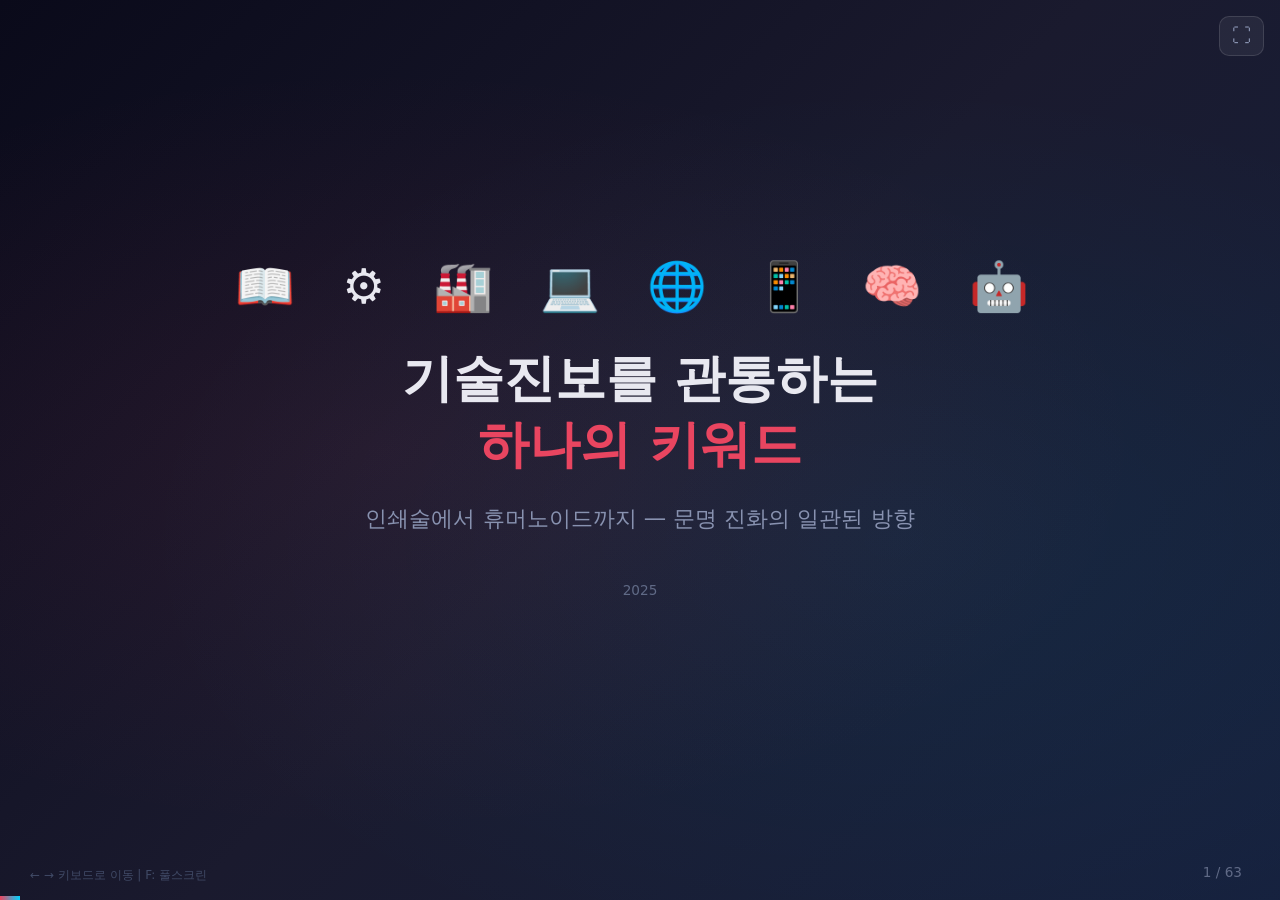
<file: Lectures/tech-evolution-slides.html>
<!DOCTYPE html>
<html lang="ko">
<head>
<meta charset="UTF-8">
<meta name="viewport" content="width=device-width, initial-scale=1.0, maximum-scale=1.0, user-scalable=no">
<meta name="mobile-web-app-capable" content="yes">
<meta name="apple-mobile-web-app-capable" content="yes">
<meta name="theme-color" content="#0a0a1a">
<title>기술진보를 관통하는 하나의 키워드</title>
<style>
/* ===== RESET & BASE ===== */
*, *::before, *::after { margin: 0; padding: 0; box-sizing: border-box; }
html, body { width: 100%; height: 100%; overflow: hidden; font-family: 'Pretendard', 'Apple SD Gothic Neo', 'Malgun Gothic', system-ui, sans-serif; background: #0a0a1a; color: #e8e8f0; -webkit-tap-highlight-color: transparent; -webkit-text-size-adjust: 100%; }

/* ===== SLIDE CONTAINER ===== */
.slides-wrapper { width: 100%; height: 100vh; position: relative; }
.slide {
  position: absolute; top: 0; left: 0; width: 100%; height: 100%;
  display: flex; flex-direction: column; justify-content: center; align-items: center;
  padding: 40px 80px 80px 80px;
  opacity: 0; visibility: hidden;
  transition: opacity 0.5s ease, transform 0.5s ease;
  transform: translateX(40px);
  background: linear-gradient(135deg, #0a0a1a 0%, #1a1a2e 50%, #16213e 100%);
  overflow-y: auto; overflow-x: hidden;
  -webkit-overflow-scrolling: touch;
}
/* When content overflows, switch to top-align so scroll works naturally */
.slide.scroll-mode { justify-content: flex-start; }
.slide.active {
  opacity: 1; visibility: visible; transform: translateX(0);
}
.slide.prev {
  opacity: 0; visibility: hidden; transform: translateX(-40px);
}

/* ===== TYPOGRAPHY ===== */
h1 { font-size: 3.2em; font-weight: 800; margin-bottom: 20px; line-height: 1.3; }
h2 { font-size: 2.4em; font-weight: 700; margin-bottom: 24px; line-height: 1.3; }
h3 { font-size: 1.6em; font-weight: 600; margin-bottom: 16px; color: #a8b2d1; }
p { font-size: 1.2em; line-height: 1.8; color: #ccd6f6; max-width: 900px; }
.subtitle { font-size: 1.4em; color: #8892b0; margin-bottom: 10px; }
.small { font-size: 0.85em; color: #606a86; }

/* ===== ACCENT COLORS ===== */
.accent { color: #e94560; }
.accent2 { color: #00d2ff; }
.accent3 { color: #ffd700; }
.accent4 { color: #7c4dff; }
.accent5 { color: #00e676; }

/* ===== STAGGERED ANIMATION ===== */
.slide.active .anim { animation: fadeInUp 0.6s ease forwards; opacity: 0; }
.slide.active .anim:nth-child(1) { animation-delay: 0.1s; }
.slide.active .anim:nth-child(2) { animation-delay: 0.25s; }
.slide.active .anim:nth-child(3) { animation-delay: 0.4s; }
.slide.active .anim:nth-child(4) { animation-delay: 0.55s; }
.slide.active .anim:nth-child(5) { animation-delay: 0.7s; }
.slide.active .anim:nth-child(6) { animation-delay: 0.85s; }
.slide.active .anim:nth-child(7) { animation-delay: 1.0s; }
.slide.active .anim:nth-child(8) { animation-delay: 1.15s; }
.slide.active .anim:nth-child(9) { animation-delay: 1.3s; }

@keyframes fadeInUp {
  from { opacity: 0; transform: translateY(25px); }
  to { opacity: 1; transform: translateY(0); }
}
@keyframes pulse { 0%,100% { transform: scale(1); } 50% { transform: scale(1.05); } }
@keyframes glow { 0%,100% { box-shadow: 0 0 20px rgba(233,69,96,0.3); } 50% { box-shadow: 0 0 40px rgba(233,69,96,0.6); } }

/* ===== ICON CARD ===== */
.icon-card {
  font-size: 5em; width: 140px; height: 140px;
  display: flex; align-items: center; justify-content: center;
  border-radius: 30px; margin-bottom: 30px;
  background: linear-gradient(135deg, rgba(233,69,96,0.15), rgba(0,210,255,0.1));
  border: 1px solid rgba(233,69,96,0.2);
  animation: pulse 3s ease-in-out infinite;
}
.icon-card.blue { background: linear-gradient(135deg, rgba(0,210,255,0.15), rgba(124,77,255,0.1)); border-color: rgba(0,210,255,0.2); }
.icon-card.green { background: linear-gradient(135deg, rgba(0,230,118,0.15), rgba(0,210,255,0.1)); border-color: rgba(0,230,118,0.2); }
.icon-card.gold { background: linear-gradient(135deg, rgba(255,215,0,0.15), rgba(233,69,96,0.1)); border-color: rgba(255,215,0,0.2); }
.icon-card.purple { background: linear-gradient(135deg, rgba(124,77,255,0.15), rgba(233,69,96,0.1)); border-color: rgba(124,77,255,0.2); }

/* ===== TABLES ===== */
table {
  border-collapse: collapse; width: 100%; max-width: 1000px;
  font-size: 0.95em; margin: 10px 0;
}
th { background: rgba(233,69,96,0.2); color: #e94560; padding: 14px 16px; text-align: left; font-weight: 600; border-bottom: 2px solid rgba(233,69,96,0.3); }
td { padding: 12px 16px; border-bottom: 1px solid rgba(255,255,255,0.06); color: #ccd6f6; }
tr:hover td { background: rgba(255,255,255,0.03); }
.table-icon { font-size: 1.4em; margin-right: 8px; }

/* ===== TAGS / BADGES ===== */
.tag {
  display: inline-block; padding: 6px 16px; border-radius: 20px; font-size: 0.9em; margin: 4px;
  background: rgba(233,69,96,0.12); color: #e94560; border: 1px solid rgba(233,69,96,0.25);
}
.tag.blue { background: rgba(0,210,255,0.12); color: #00d2ff; border-color: rgba(0,210,255,0.25); }
.tag.green { background: rgba(0,230,118,0.12); color: #00e676; border-color: rgba(0,230,118,0.25); }
.tag.gold { background: rgba(255,215,0,0.12); color: #ffd700; border-color: rgba(255,215,0,0.25); }
.tag.purple { background: rgba(124,77,255,0.12); color: #7c4dff; border-color: rgba(124,77,255,0.25); }

/* ===== TIMELINE ===== */
.timeline { display: flex; align-items: center; gap: 0; margin: 30px 0; flex-wrap: wrap; justify-content: center; }
.timeline-node {
  display: flex; flex-direction: column; align-items: center; padding: 10px 14px;
  opacity: 0;
}
.slide.active .timeline-node { animation: fadeInUp 0.5s ease forwards; }
.slide.active .timeline-node:nth-child(1) { animation-delay: 0.2s; }
.slide.active .timeline-node:nth-child(2) { animation-delay: 0.35s; }
.slide.active .timeline-node:nth-child(3) { animation-delay: 0.5s; }
.slide.active .timeline-node:nth-child(4) { animation-delay: 0.65s; }
.slide.active .timeline-node:nth-child(5) { animation-delay: 0.8s; }
.slide.active .timeline-node:nth-child(6) { animation-delay: 0.95s; }
.slide.active .timeline-node:nth-child(7) { animation-delay: 1.1s; }
.slide.active .timeline-node:nth-child(8) { animation-delay: 1.25s; }
.slide.active .timeline-node:nth-child(9) { animation-delay: 1.4s; }
.slide.active .timeline-node:nth-child(10) { animation-delay: 1.55s; }
.slide.active .timeline-node:nth-child(11) { animation-delay: 1.7s; }
.slide.active .timeline-node:nth-child(12) { animation-delay: 1.85s; }
.slide.active .timeline-node:nth-child(13) { animation-delay: 2.0s; }
.slide.active .timeline-node:nth-child(14) { animation-delay: 2.15s; }
.slide.active .timeline-node:nth-child(15) { animation-delay: 2.3s; }

.timeline-icon { font-size: 2.2em; margin-bottom: 6px; }
.timeline-label { font-size: 0.75em; color: #a8b2d1; text-align: center; max-width: 80px; }
.timeline-arrow { font-size: 1.4em; color: #e94560; opacity: 0; }
.slide.active .timeline-arrow { animation: fadeInUp 0.4s ease forwards; }

/* ===== PYRAMID ===== */
.pyramid { display: flex; flex-direction: column; align-items: center; gap: 6px; margin: 20px 0; }
.pyramid-level {
  padding: 14px; text-align: center; border-radius: 8px; font-weight: 600; font-size: 0.95em;
  border: 1px solid rgba(255,255,255,0.1);
}

/* ===== FLOW DIAGRAM ===== */
.flow { display: flex; align-items: center; gap: 8px; flex-wrap: wrap; justify-content: center; margin: 20px 0; }
.flow-step {
  padding: 14px 22px; border-radius: 12px; font-weight: 600; font-size: 1em;
  background: rgba(233,69,96,0.1); border: 1px solid rgba(233,69,96,0.3); color: #e94560;
}
.flow-arrow { font-size: 1.5em; color: #606a86; }

/* ===== GRID CARDS ===== */
.card-grid { display: grid; grid-template-columns: repeat(auto-fit, minmax(200px, 1fr)); gap: 20px; width: 100%; max-width: 1000px; }
.card {
  padding: 24px; border-radius: 16px; text-align: center;
  background: rgba(255,255,255,0.03); border: 1px solid rgba(255,255,255,0.08);
  transition: transform 0.3s, border-color 0.3s;
}
.card:hover { transform: translateY(-4px); border-color: rgba(233,69,96,0.4); }
.card-icon { font-size: 2.5em; margin-bottom: 12px; }
.card-title { font-size: 1.1em; font-weight: 700; margin-bottom: 8px; }
.card-desc { font-size: 0.85em; color: #8892b0; line-height: 1.5; }

/* ===== BIG QUOTE ===== */
.big-quote {
  font-size: 1.8em; font-weight: 700; line-height: 1.6; text-align: center;
  max-width: 800px; padding: 40px;
  border-left: 4px solid #e94560;
  background: rgba(233,69,96,0.05);
  border-radius: 0 16px 16px 0;
}

/* ===== VS BOX ===== */
.vs-box { display: flex; gap: 30px; align-items: center; margin: 20px 0; }
.vs-item {
  padding: 24px 30px; border-radius: 16px; text-align: center; flex: 1;
  background: rgba(255,255,255,0.03); border: 1px solid rgba(255,255,255,0.08);
}
.vs-arrow { font-size: 2em; color: #e94560; }

/* ===== PROGRESS BAR ===== */
.progress-bar {
  position: fixed; bottom: 0; left: 0; height: 4px;
  background: linear-gradient(90deg, #e94560, #00d2ff);
  transition: width 0.4s ease; z-index: 100;
}

/* ===== PAGE NUMBER ===== */
.page-num {
  position: fixed; bottom: 16px; right: 30px;
  font-size: 0.85em; color: #606a86; z-index: 100;
}

/* ===== NAV HINT ===== */
.nav-hint {
  position: fixed; bottom: 16px; left: 30px;
  font-size: 0.75em; color: #404a66; z-index: 100;
}

/* ===== SOURCE FOOTER ===== */
.source {
  position: absolute; bottom: 20px; left: 80px; right: 80px;
  font-size: 0.7em; color: #404a66; border-top: 1px solid rgba(255,255,255,0.05);
  padding-top: 8px;
}

/* ===== COVER SPECIAL ===== */
.cover-bg {
  background: radial-gradient(ellipse at 30% 50%, rgba(233,69,96,0.08) 0%, transparent 60%),
              radial-gradient(ellipse at 70% 60%, rgba(0,210,255,0.06) 0%, transparent 60%),
              linear-gradient(135deg, #0a0a1a 0%, #1a1a2e 50%, #16213e 100%);
}
.cover-icons { font-size: 3em; letter-spacing: 16px; margin-bottom: 30px; opacity: 0.7; }

/* ===== TOC ===== */
.toc { text-align: left; max-width: 700px; }
.toc-item { display: flex; align-items: center; gap: 16px; padding: 14px 0; border-bottom: 1px solid rgba(255,255,255,0.05); font-size: 1.15em; }
.toc-num { color: #e94560; font-weight: 800; font-size: 1.3em; min-width: 40px; }
.toc-label { color: #ccd6f6; }
.toc-pages { color: #606a86; font-size: 0.85em; margin-left: auto; }

/* ===== KEYWORD HIGHLIGHT BOX ===== */
.keyword-box {
  display: inline-block; padding: 16px 40px; border-radius: 16px;
  font-size: 2em; font-weight: 800;
  background: linear-gradient(135deg, rgba(233,69,96,0.2), rgba(0,210,255,0.15));
  border: 2px solid rgba(233,69,96,0.4);
  animation: glow 3s ease-in-out infinite;
}

/* ===== COMPARISON TABLE ===== */
.compare-grid { display: grid; grid-template-columns: 1fr 1fr; gap: 20px; max-width: 800px; }
.compare-item { padding: 20px; border-radius: 12px; background: rgba(255,255,255,0.03); border: 1px solid rgba(255,255,255,0.08); }
.compare-label { font-size: 0.85em; color: #8892b0; margin-bottom: 6px; }
.compare-value { font-size: 1.3em; font-weight: 700; }

/* ===== SLIDE SPECIFIC LAYOUTS ===== */
.two-col { display: grid; grid-template-columns: 1fr 1fr; gap: 40px; width: 100%; max-width: 1000px; align-items: start; }
.center-content { display: flex; flex-direction: column; align-items: center; text-align: center; width: 100%; }

/* ===== BRIDGE (논리적 연결문) ===== */
.bridge {
  font-size: 0.88em; color: #8892b0; font-style: italic;
  padding: 6px 14px; border-left: 2px solid rgba(233,69,96,0.3);
  margin-bottom: 14px; max-width: 800px; line-height: 1.5;
}
.bridge-end {
  font-size: 0.82em; color: #606a86; margin-top: 14px;
  text-align: right; max-width: 900px; font-style: italic;
}

/* ===== FULLSCREEN AUTO-FIT ===== */
:fullscreen .slide,
:-webkit-full-screen .slide {
  padding-top: 30px;
  padding-bottom: 56px;
}
:fullscreen .touch-nav,
:-webkit-full-screen .touch-nav {
  height: 46px;
}
:fullscreen .touch-nav button,
:-webkit-full-screen .touch-nav button {
  padding: 8px 14px;
}
:fullscreen .fs-toggle,
:-webkit-full-screen .fs-toggle {
  top: 10px; right: 10px;
}
:fullscreen .progress-bar,
:-webkit-full-screen .progress-bar {
  bottom: 46px;
}
:fullscreen .page-num,
:-webkit-full-screen .page-num {
  bottom: 50px;
}
:fullscreen .source,
:-webkit-full-screen .source {
  bottom: 50px;
}

/* ===== PRINT ===== */
@media print {
  .slide { position: relative !important; opacity: 1 !important; visibility: visible !important; transform: none !important; page-break-after: always; height: auto; min-height: 100vh; }
  .progress-bar, .page-num, .nav-hint { display: none !important; }
}

/* ===== TOUCH NAV BUTTONS (tablet + phone) ===== */
.touch-nav {
  display: none; position: fixed; bottom: 0; left: 0; right: 0; height: 54px;
  background: rgba(10,10,26,0.95); border-top: 1px solid rgba(255,255,255,0.08);
  backdrop-filter: blur(10px); -webkit-backdrop-filter: blur(10px);
  z-index: 200; align-items: center; padding: 0 6px;
  justify-content: center; gap: 4px;
}
.touch-nav button {
  background: rgba(255,255,255,0.06); border: 1px solid rgba(255,255,255,0.12);
  color: #ccd6f6; font-size: 0.95em; padding: 10px 16px; border-radius: 10px;
  cursor: pointer; -webkit-tap-highlight-color: transparent; touch-action: manipulation;
  transition: background 0.15s; white-space: nowrap;
}
.touch-nav button:active { background: rgba(233,69,96,0.25); }
.touch-nav .btn-fs { padding: 10px 12px; font-size: 1.05em; }
.touch-nav .page-info { color: #8892b0; font-size: 0.82em; font-weight: 600; }

/* ===== FULLSCREEN TOGGLE (desktop) ===== */
.fs-toggle {
  position: fixed; top: 16px; right: 16px; z-index: 200;
  background: rgba(255,255,255,0.06); border: 1px solid rgba(255,255,255,0.12);
  color: #8892b0; font-size: 1.2em; padding: 8px 12px; border-radius: 10px;
  cursor: pointer; transition: background 0.2s, color 0.2s;
  -webkit-tap-highlight-color: transparent;
}
.fs-toggle:hover { background: rgba(233,69,96,0.15); color: #e94560; }
.fs-toggle:active { background: rgba(233,69,96,0.25); }

/* ===== PAGE JUMP OVERLAY ===== */
.page-jump-overlay {
  display: none; position: fixed; inset: 0; z-index: 300;
  background: rgba(10,10,26,0.92); backdrop-filter: blur(8px); -webkit-backdrop-filter: blur(8px);
  flex-direction: column; align-items: center; justify-content: flex-start;
  padding: 20px 16px; overflow-y: auto; -webkit-overflow-scrolling: touch;
}
.page-jump-overlay.open { display: flex; }
.page-jump-header {
  display: flex; align-items: center; justify-content: space-between;
  width: 100%; max-width: 600px; margin-bottom: 16px; flex-shrink: 0;
}
.page-jump-header h3 { font-size: 1.2em; color: #ccd6f6; margin: 0; }
.page-jump-close {
  background: rgba(233,69,96,0.15); border: 1px solid rgba(233,69,96,0.3);
  color: #e94560; font-size: 1.3em; width: 40px; height: 40px; border-radius: 10px;
  cursor: pointer; display: flex; align-items: center; justify-content: center;
}
.page-jump-list {
  display: grid; grid-template-columns: repeat(auto-fill, minmax(260px, 1fr));
  gap: 6px; width: 100%; max-width: 600px;
}
.page-jump-item {
  display: flex; align-items: center; gap: 10px;
  padding: 10px 14px; border-radius: 10px; cursor: pointer;
  background: rgba(255,255,255,0.03); border: 1px solid rgba(255,255,255,0.06);
  transition: background 0.15s, border-color 0.15s; color: #a8b2d1; font-size: 0.85em;
}
.page-jump-item:active, .page-jump-item:hover { background: rgba(233,69,96,0.1); border-color: rgba(233,69,96,0.3); }
.page-jump-item.current { background: rgba(233,69,96,0.15); border-color: rgba(233,69,96,0.4); color: #e94560; }
.page-jump-item .pj-num { font-weight: 800; min-width: 28px; color: #e94560; font-size: 0.95em; }
.page-jump-item .pj-part { color: #606a86; font-size: 0.75em; }

/* clickable page-info */
.touch-nav .page-info { cursor: pointer; padding: 6px 10px; border-radius: 8px; transition: background 0.15s; }
.touch-nav .page-info:active { background: rgba(255,255,255,0.08); }
.page-num { cursor: pointer; padding: 4px 8px; border-radius: 6px; transition: background 0.15s; }
.page-num:hover { background: rgba(255,255,255,0.06); }

/* skip buttons in touch nav */
.touch-nav .btn-skip {
  background: none; border: 1px solid rgba(255,255,255,0.08); color: #606a86;
  font-size: 0.8em; padding: 8px 10px; border-radius: 8px; cursor: pointer;
}
.touch-nav .btn-skip:active { background: rgba(255,255,255,0.08); color: #ccd6f6; }

@media (max-width: 768px) {
  .page-jump-list { grid-template-columns: 1fr; }
  .page-jump-overlay { padding: 16px 12px; }
}

/* ===== RESPONSIVE: TABLET (portrait & landscape) ===== */
@media (max-width: 1024px) {
  .slide { padding: 30px 36px 72px 36px; }
  h1 { font-size: 2.4em; }
  h2 { font-size: 1.8em; }
  h3 { font-size: 1.3em; }
  .two-col { gap: 24px; }
  .card-grid { grid-template-columns: repeat(2, 1fr); gap: 16px; }
  .icon-card { font-size: 4em; width: 110px; height: 110px; }
  .keyword-box { font-size: 1.6em; }
  .flow-step { padding: 12px 16px; font-size: 0.9em; }
  .pyramid-level { font-size: 0.85em; }
  .source { bottom: 64px; }
  .page-num { bottom: 64px; }
  .nav-hint { display: none; }
  .touch-nav { display: flex; }
  .fs-toggle { top: auto; bottom: 62px; right: 12px; font-size: 1em; padding: 6px 10px; }
}

/* ===== RESPONSIVE: PHONE ===== */
@media (max-width: 768px) {
  .slide { padding: 16px 16px 68px 16px; }
  h1 { font-size: 1.6em; }
  h2 { font-size: 1.3em; }
  h3 { font-size: 1.05em; margin-bottom: 8px; }
  p { font-size: 0.92em; line-height: 1.55; }
  .subtitle { font-size: 0.95em; }
  .two-col { grid-template-columns: 1fr; gap: 14px; }
  .card-grid { grid-template-columns: 1fr; gap: 10px; }
  .card { padding: 14px; }
  .card-icon { font-size: 1.6em; margin-bottom: 6px; }
  .card-title { font-size: 0.9em; }
  .card-desc { font-size: 0.78em; line-height: 1.4; }
  table { font-size: 0.7em; display: block; overflow-x: auto; -webkit-overflow-scrolling: touch; }
  th, td { padding: 6px 8px; white-space: nowrap; }
  .big-quote { font-size: 0.95em; padding: 12px 14px; line-height: 1.5; }
  .icon-card { font-size: 2.5em; width: 72px; height: 72px; border-radius: 18px; margin-bottom: 12px; }
  .keyword-box { font-size: 1.05em; padding: 10px 20px; }
  .flow { gap: 3px; flex-wrap: wrap; }
  .flow-step { padding: 8px 10px; font-size: 0.75em; }
  .flow-arrow { font-size: 0.9em; }
  .timeline { gap: 0; flex-wrap: wrap; }
  .timeline-icon { font-size: 1.4em; }
  .timeline-label { font-size: 0.58em; max-width: 46px; }
  .timeline-arrow { font-size: 0.8em; }
  .pyramid { gap: 3px; width: 100%; }
  .pyramid-level { font-size: 0.72em; padding: 9px 8px; width: 100% !important; }
  .vs-box { flex-direction: column; gap: 10px; }
  .vs-item { padding: 14px; }
  .vs-arrow { transform: rotate(90deg); font-size: 1.2em; }
  .compare-grid { grid-template-columns: 1fr; gap: 8px; }
  .compare-item { padding: 10px; }
  .compare-value { font-size: 1.1em; }
  .toc-item { font-size: 0.85em; padding: 8px 0; }
  .toc-num { font-size: 1em; min-width: 30px; }
  .toc-pages { font-size: 0.75em; }
  .tag { font-size: 0.72em; padding: 3px 9px; margin: 2px; }
  .cover-icons { font-size: 1.6em !important; letter-spacing: 6px; }
  .bridge { font-size: 0.76em; padding: 4px 10px; margin-bottom: 8px; }
  .bridge-end { font-size: 0.7em; margin-top: 8px; }
  .source { font-size: 0.58em; left: 16px; right: 16px; bottom: 60px; }
  .page-num { bottom: 60px; right: 16px; font-size: 0.72em; }
  .touch-nav { height: 50px; gap: 3px; }
  .touch-nav button { padding: 8px 10px; font-size: 0.78em; border-radius: 8px; }
  .touch-nav .btn-fs { padding: 8px 10px; font-size: 0.95em; }
  .touch-nav .btn-skip { padding: 8px 8px; font-size: 0.7em; }
  .touch-nav .page-info { font-size: 0.72em; padding: 4px 6px; }
}

/* ===== RESPONSIVE: SMALL PHONE ===== */
@media (max-width: 400px) {
  .slide { padding: 12px 10px 76px 10px; }
  h1 { font-size: 1.3em; }
  h2 { font-size: 1.1em; }
  h3 { font-size: 0.95em; }
  p { font-size: 0.85em; }
  .card-grid { grid-template-columns: 1fr; }
  .flow { flex-direction: column; gap: 4px; align-items: stretch; }
  .flow-step { text-align: center; }
  .flow-arrow { transform: rotate(90deg); font-size: 0.7em; text-align: center; }
  .timeline { flex-direction: column; align-items: center; }
  .timeline-node { flex-direction: row; gap: 8px; padding: 4px 0; }
  .timeline-arrow { transform: rotate(0deg); }
  .timeline-label { max-width: none; }
  .big-quote { font-size: 0.85em; padding: 10px 12px; }
  .icon-card { font-size: 2em; width: 60px; height: 60px; }
  .keyword-box { font-size: 0.9em; padding: 8px 16px; }
  .cover-icons { font-size: 1.2em !important; letter-spacing: 4px; }
  .touch-nav { height: 46px; gap: 2px; }
  .touch-nav button { padding: 6px 7px; font-size: 0.7em; }
  .touch-nav .btn-skip { font-size: 0.65em; }
  .touch-nav .btn-fs { padding: 6px 8px; font-size: 0.85em; }
  .touch-nav .page-info { font-size: 0.65em; }
}

/* ===== LANDSCAPE PHONE ===== */
@media (max-height: 500px) and (orientation: landscape) {
  .slide { padding: 10px 30px 60px 30px; }
  h1 { font-size: 1.4em; }
  h2 { font-size: 1.15em; }
  .icon-card { font-size: 2em; width: 56px; height: 56px; margin-bottom: 8px; }
  .card-grid { grid-template-columns: repeat(3, 1fr); gap: 8px; }
  .card { padding: 10px; }
  .card-icon { font-size: 1.3em; }
  .big-quote { font-size: 0.85em; padding: 8px 12px; }
  .touch-nav { height: 40px; }
  .touch-nav button { padding: 4px 16px; font-size: 0.8em; }
}
</style>
</head>
<body>

<div class="slides-wrapper">

<!-- ==================== SLIDE 1: COVER ==================== -->
<div class="slide cover-bg active" id="s1">
  <div class="center-content">
    <div class="cover-icons anim">📖 ⚙️ 🏭 💻 🌐 📱 🧠 🤖</div>
    <h1 class="anim">기술진보를 관통하는<br><span class="accent">하나의 키워드</span></h1>
    <p class="subtitle anim">인쇄술에서 휴머노이드까지 — 문명 진화의 일관된 방향</p>
    <p class="small anim" style="margin-top:30px;">2025</p>
  </div>
</div>

<!-- ==================== SLIDE 2: TOC ==================== -->
<div class="slide" id="s2">
  <div class="center-content">
    <h2 class="anim">목차</h2>
    <div class="toc">
      <div class="toc-item anim"><span class="toc-num">01</span><span class="toc-label">도입 — 질문 던지기</span><span class="toc-pages">p.3</span></div>
      <div class="toc-item anim"><span class="toc-num">02</span><span class="toc-label">8대 기술 혁신 분석</span><span class="toc-pages">p.4–11</span></div>
      <div class="toc-item anim"><span class="toc-num">03</span><span class="toc-label">관통 키워드 도출</span><span class="toc-pages">p.12–20</span></div>
      <div class="toc-item anim"><span class="toc-num">04</span><span class="toc-label">혁신의 드라이버</span><span class="toc-pages">p.21–28</span></div>
      <div class="toc-item anim"><span class="toc-num">05</span><span class="toc-label">결론 — 최종 정리</span><span class="toc-pages">p.29–30</span></div>
      <div class="toc-item anim"><span class="toc-num">06</span><span class="toc-label">일의 재정의 — 레버리지가 무한에 가까워지면</span><span class="toc-pages">p.31–37</span></div>
      <div class="toc-item anim"><span class="toc-num">07</span><span class="toc-label">권력의 이동 — 기술이 바꾸는 지배의 구조</span><span class="toc-pages">p.38–50</span></div>
      <div class="toc-item anim"><span class="toc-num">08</span><span class="toc-label">양극화 전망 — 기초 평준화와 메타 권력의 집중</span><span class="toc-pages">p.51–62</span></div>
    </div>
  </div>
</div>

<!-- ==================== SLIDE 3: EXECUTIVE SUMMARY ==================== -->
<div class="slide" id="s3">
  <div class="center-content">
    <h3 class="anim" style="color:#606a86;">EXECUTIVE SUMMARY</h3>
    <h2 class="anim" style="margin-bottom:32px;">이 강의가 말하고자 하는 것</h2>
    <div style="max-width:820px; text-align:left;">
      <div class="anim" style="display:flex; gap:14px; align-items:flex-start; padding:18px 0; border-bottom:1px solid rgba(255,255,255,0.06);">
        <span style="font-size:1.6em; min-width:36px; text-align:center;">1</span>
        <p style="font-size:1.08em; line-height:1.7; margin:0;">인쇄술에서 휴머노이드까지, 인류의 모든 기술진보는 인간의 기억·힘·절차·계산·연결·판단·행동을 점차 기계에게 위임해 온 <strong class="accent">대리화(Agency Transfer)</strong>의 역사다.</p>
      </div>
      <div class="anim" style="display:flex; gap:14px; align-items:flex-start; padding:18px 0; border-bottom:1px solid rgba(255,255,255,0.06);">
        <span style="font-size:1.6em; min-width:36px; text-align:center;">2</span>
        <p style="font-size:1.08em; line-height:1.7; margin:0;">이 대리화를 밀어붙이는 힘은 <strong class="accent2">희소성 제거 압력</strong>이며, 생존·비용·속도·복잡성·대리 욕구가 겹겹이 쌓여 기술혁신을 가속한다.</p>
      </div>
      <div class="anim" style="display:flex; gap:14px; align-items:flex-start; padding:18px 0; border-bottom:1px solid rgba(255,255,255,0.06);">
        <span style="font-size:1.6em; min-width:36px; text-align:center;">3</span>
        <p style="font-size:1.08em; line-height:1.7; margin:0;">대리화가 극한으로 가면 일의 본질이 바뀐다 — <span style="text-decoration:line-through; color:#606a86;">"하는 것"</span>에서 <span style="text-decoration:line-through; color:#606a86;">"시키는 것"</span>을 넘어, <strong class="accent3">"정하는 것"</strong>만이 인간에게 남는다.</p>
      </div>
      <div class="anim" style="display:flex; gap:14px; align-items:flex-start; padding:18px 0; border-bottom:1px solid rgba(255,255,255,0.06);">
        <span style="font-size:1.6em; min-width:36px; text-align:center;">4</span>
        <p style="font-size:1.08em; line-height:1.7; margin:0;">그 과정에서 권력은 <strong class="accent4">의미의 독점에서 시스템의 독점으로</strong> 이동하고, 기초 자원은 평준화되지만 목표 설정·시스템 설계·예외 승인·책임 인수 같은 메타 권한은 오히려 소수에게 집중된다.</p>
      </div>
      <div class="anim" style="display:flex; gap:14px; align-items:flex-start; padding:22px 0;">
        <span style="font-size:1.6em; min-width:36px; text-align:center;">5</span>
        <p style="font-size:1.12em; line-height:1.7; margin:0;"><strong style="color:#e94560; font-size:1.05em;">AI 시대의 적자생존(Survival of the Fittest)은 가장 강한 자가 아니라, 가장 빠르게 시스템을 이해하고 지휘하는 자의 몫이다.</strong> 지금 이 순간, <strong class="accent2">Claude Code</strong>를 무기로 들어라 — 방향을 정하고, 기계를 지휘하고, 책임을 지는 자만이 다음 시대에서 살아남는다.</p>
      </div>
    </div>
  </div>
</div>

<!-- ==================== SLIDE 4: QUESTION ==================== -->
<div class="slide" id="s4">
  <div class="center-content">
    <p class="bridge anim">600년간 8번의 대전환. 각각 달라 보이지만, 하나의 공통 패턴이 숨어 있다.</p>
    <div class="icon-card anim" style="font-size:3.5em;">❓</div>
    <h2 class="anim">인쇄술부터 휴머노이드까지</h2>
    <div class="big-quote anim">이 모든 혁신을 꿰뚫는<br><span class="accent">단 하나의 키워드</span>는<br>무엇인가?</div>
    <div style="margin-top:30px;" class="anim">
      <span class="tag">📖 1440</span>
      <span class="tag blue">⚙️ 1760</span>
      <span class="tag green">🏭 1913</span>
      <span class="tag gold">💻 1945</span>
      <span class="tag purple">🌐 1991</span>
      <span class="tag">📱 2007</span>
      <span class="tag blue">🧠 2012</span>
      <span class="tag green">🤖 2024</span>
    </div>
  </div>
</div>

<!-- ==================== SLIDE 4: 인쇄술 ==================== -->
<div class="slide" id="s4">
  <div class="center-content">
    <p class="bridge anim">첫 번째 대전환 — 인간의 가장 오래된 병목은 '기억의 한계'였다</p>
    <h3 class="anim" style="color:#606a86;">PART 2 — 기술별 분석 (1/8)</h3>
    <div class="icon-card anim">📖</div>
    <h2 class="anim">인쇄술 <span class="small">c. 1440</span></h2>
    <p class="anim" style="font-size:1.3em; font-weight:600; color:#e94560;">기억과 지식의 외부화</p>
    <div class="two-col anim" style="margin-top:24px;">
      <div>
        <h3>무엇을 바꿨나</h3>
        <p>손으로 베끼던 지식을 <strong>대량 복제 가능한 정보</strong>로 전환. 구텐베르크의 활판 인쇄기는 책 1권 복제 시간을 수개월에서 수일로 단축했다.</p>
      </div>
      <div>
        <h3>핵심 키워드</h3>
        <div style="margin-top:10px;">
          <span class="tag">복제성</span>
          <span class="tag blue">표준화</span>
          <span class="tag green">지식 민주화</span>
        </div>
        <p style="margin-top:16px; font-size:0.95em;">1500년까지 유럽에서 약 <strong class="accent">2,000만 권</strong>의 책이 인쇄됨</p>
        <p style="margin-top:8px; font-size:0.85em; color:#8892b0;">유럽 문해율: 1450년 ~5% → 1600년 ~20%</p>
      </div>
    </div>
    <p class="bridge-end anim">지식은 해방되었다. 그러나 인간의 팔과 다리는 여전히 한계 안에 있었다 →</p>
  </div>
  <div class="source">출처: Eisenstein (1979). <em>The Printing Press as an Agent of Change</em>; Febvre & Martin (1958). <em>L'Apparition du Livre</em>; Houston (2002). <em>Literacy in Early Modern Europe</em></div>
</div>

<!-- ==================== SLIDE 5: 산업혁명 ==================== -->
<div class="slide" id="s5">
  <div class="center-content">
    <p class="bridge anim">인쇄술이 지식의 복제를 풀었다면, 다음 병목은 '근육의 한계'였다</p>
    <h3 class="anim" style="color:#606a86;">PART 2 — 기술별 분석 (2/8)</h3>
    <div class="icon-card blue anim">⚙️</div>
    <h2 class="anim">산업혁명 <span class="small">c. 1760–1840</span></h2>
    <p class="anim" style="font-size:1.3em; font-weight:600; color:#00d2ff;">근육과 에너지의 외부화</p>
    <div class="two-col anim" style="margin-top:24px;">
      <div>
        <h3>무엇을 바꿨나</h3>
        <p>인간·동물의 힘을 <strong>증기/기계 동력</strong>으로 대체. 와트의 증기기관(1776)이 방직·운송·광업의 생산성을 수십 배 끌어올렸다.</p>
      </div>
      <div>
        <h3>핵심 키워드</h3>
        <div style="margin-top:10px;">
          <span class="tag">동력화</span>
          <span class="tag blue">기계화</span>
          <span class="tag green">생산성 폭증</span>
        </div>
        <p style="margin-top:16px; font-size:0.95em;">영국 1인당 GDP: 1760년 대비 1840년 <strong class="accent2">약 2배</strong> 증가</p>
        <p style="margin-top:8px; font-size:0.85em; color:#8892b0;">영국 면직물 생산량: 1760→1840년 약 100배 증가</p>
      </div>
    </div>
    <p class="bridge-end anim">기계가 힘을 대신했다. 그러나 숙련공의 감각과 절차는 여전히 사람에게 묶여 있었다 →</p>
  </div>
  <div class="source">출처: Maddison Project Database (2020); Mokyr (1990). <em>The Lever of Riches</em>; Our World in Data — Industrial Revolution</div>
</div>

<!-- ==================== SLIDE 6: 생산 컨베이어 ==================== -->
<div class="slide" id="s6">
  <div class="center-content">
    <p class="bridge anim">산업혁명이 힘을 기계화했다면, 다음 과제는 '숙련과 공정'의 기계화였다</p>
    <h3 class="anim" style="color:#606a86;">PART 2 — 기술별 분석 (3/8)</h3>
    <div class="icon-card green anim">🏭</div>
    <h2 class="anim">생산 컨베이어 <span class="small">c. 1913</span></h2>
    <p class="anim" style="font-size:1.3em; font-weight:600; color:#00e676;">숙련과 공정의 외부화</p>
    <div class="two-col anim" style="margin-top:24px;">
      <div>
        <h3>무엇을 바꿨나</h3>
        <p>장인이 처음부터 끝까지 만들던 방식을 <strong>공정 분해 + 흐름 최적화</strong>로 전환. 포드의 조립 라인은 모델T 생산 시간을 12시간에서 93분으로 줄였다.</p>
      </div>
      <div>
        <h3>핵심 키워드</h3>
        <div style="margin-top:10px;">
          <span class="tag">분업</span>
          <span class="tag blue">표준화</span>
          <span class="tag green">시스템화</span>
          <span class="tag gold">흐름 최적화</span>
        </div>
        <p style="margin-top:16px; font-size:0.95em;">모델T 가격: $850(1908) → <strong class="accent5">$260</strong>(1925)</p>
        <p style="margin-top:8px; font-size:0.85em; color:#8892b0;">포드 일당 $5 정책(1914) → 미국 중산층 형성의 기폭제</p>
      </div>
    </div>
    <p class="bridge-end anim">공정은 표준화되었다. 그러나 계산과 정보 처리는 여전히 인간의 머리에 의존했다 →</p>
  </div>
  <div class="source">출처: Ford Motor Company Archives; Hounshell (1984). <em>From the American System to Mass Production</em></div>
</div>

<!-- ==================== SLIDE 7: 컴퓨터 ==================== -->
<div class="slide" id="s7">
  <div class="center-content">
    <p class="bridge anim">컨베이어가 공정을 표준화했다면, 다음 병목은 '계산과 사무'의 속도였다</p>
    <h3 class="anim" style="color:#606a86;">PART 2 — 기술별 분석 (4/8)</h3>
    <div class="icon-card gold anim">💻</div>
    <h2 class="anim">컴퓨터 <span class="small">c. 1945–</span></h2>
    <p class="anim" style="font-size:1.3em; font-weight:600; color:#ffd700;">계산과 형식적 사고의 외부화</p>
    <div class="two-col anim" style="margin-top:24px;">
      <div>
        <h3>무엇을 바꿨나</h3>
        <p>인간의 계산·사무·규칙 기반 처리를 <strong>프로그래밍 가능한 기계</strong>가 수행. ENIAC(1945)에서 현대 프로세서까지, 연산 속도는 <strong>수조 배</strong> 향상되었다.</p>
      </div>
      <div>
        <h3>핵심 키워드</h3>
        <div style="margin-top:10px;">
          <span class="tag">연산 자동화</span>
          <span class="tag blue">규칙 기반 처리</span>
          <span class="tag green">정형 판단</span>
        </div>
        <p style="margin-top:16px; font-size:0.95em;">무어의 법칙: 트랜지스터 수 <strong class="accent3">18개월마다 2배</strong> (1965–2020)</p>
        <p style="margin-top:8px; font-size:0.85em; color:#8892b0;">ENIAC(1945): 30톤, 방 하나 크기 → 현대 스마트폰: 수백만 배 빠른 연산력</p>
      </div>
    </div>
    <p class="bridge-end anim">계산은 자동화되었다. 그러나 각 컴퓨터는 고립되어 있었다 — 연결이 없었다 →</p>
  </div>
  <div class="source">출처: Moore (1965). <em>Cramming More Components onto Integrated Circuits</em>; Computer History Museum</div>
</div>

<!-- ==================== SLIDE 8: 인터넷 ==================== -->
<div class="slide" id="s8">
  <div class="center-content">
    <p class="bridge anim">컴퓨터가 계산을 자동화했다면, 다음 병목은 '정보의 고립'이었다</p>
    <h3 class="anim" style="color:#606a86;">PART 2 — 기술별 분석 (5/8)</h3>
    <div class="icon-card purple anim">🌐</div>
    <h2 class="anim">인터넷 <span class="small">c. 1991–</span></h2>
    <p class="anim" style="font-size:1.3em; font-weight:600; color:#7c4dff;">연결과 소통의 외부화</p>
    <div class="two-col anim" style="margin-top:24px;">
      <div>
        <h3>무엇을 바꿨나</h3>
        <p>지역에 묶여 있던 정보를 <strong>전 세계 즉시 연결</strong>로 전환. 개인·기관 사이의 정보 흐름이 시스템화되고 거리의 제약이 사라졌다.</p>
      </div>
      <div>
        <h3>핵심 키워드</h3>
        <div style="margin-top:10px;">
          <span class="tag">네트워크화</span>
          <span class="tag blue">탈중심화</span>
          <span class="tag green">실시간성</span>
          <span class="tag gold">연결성</span>
        </div>
        <p style="margin-top:16px; font-size:0.95em;">인터넷 사용자: 1995년 1,600만 → 2024년 <strong class="accent4">54억 명</strong></p>
        <p style="margin-top:8px; font-size:0.85em; color:#8892b0;">글로벌 전자상거래: 1998년 $10B → 2024년 $6.3T (630배)</p>
      </div>
    </div>
    <p class="bridge-end anim">세상이 연결되었다. 그러나 인터넷은 책상 위에 묶여 있었다 →</p>
  </div>
  <div class="source">출처: ITU — World Telecommunication Indicators; Internet World Stats (2024); Statista — eCommerce (2024)</div>
</div>

<!-- ==================== SLIDE 9: 스마트폰 ==================== -->
<div class="slide" id="s9">
  <div class="center-content">
    <p class="bridge anim">인터넷이 세상을 연결했다면, 다음 단계는 그 연결을 '몸에 붙이는 것'이었다</p>
    <h3 class="anim" style="color:#606a86;">PART 2 — 기술별 분석 (6/8)</h3>
    <div class="icon-card anim">📱</div>
    <h2 class="anim">스마트폰 <span class="small">c. 2007–</span></h2>
    <p class="anim" style="font-size:1.3em; font-weight:600; color:#e94560;">생활 운영의 외부화</p>
    <div class="two-col anim" style="margin-top:24px;">
      <div>
        <h3>무엇을 바꿨나</h3>
        <p>컴퓨터가 책상에서 떨어져 나와 <strong>몸에 붙어 다니는 시대</strong>. 일상적 판단, 일정, 위치, 검색, 선택이 실시간으로 디지털화되었다.</p>
      </div>
      <div>
        <h3>핵심 키워드</h3>
        <div style="margin-top:10px;">
          <span class="tag">개인화</span>
          <span class="tag blue">이동성</span>
          <span class="tag green">상시접속</span>
          <span class="tag gold">즉시성</span>
        </div>
        <p style="margin-top:16px; font-size:0.95em;">전 세계 스마트폰 사용자: <strong class="accent">약 69억 대</strong> (2024)</p>
        <p style="margin-top:8px; font-size:0.85em; color:#8892b0;">글로벌 앱 경제 규모: 연간 약 $935B (2024)</p>
      </div>
    </div>
    <p class="bridge-end anim">모든 것이 손 안에 들어왔다. 그러나 사용자가 직접 판단하고 선택해야 했다 →</p>
  </div>
  <div class="source">출처: Statista — Number of smartphone users worldwide; Pew Research (2024); data.ai — State of Mobile (2024)</div>
</div>

<!-- ==================== SLIDE 10: AI ==================== -->
<div class="slide" id="s10">
  <div class="center-content">
    <p class="bridge anim">스마트폰이 접근성을 해결했다면, 다음 병목은 '판단과 인지' 자체였다</p>
    <h3 class="anim" style="color:#606a86;">PART 2 — 기술별 분석 (7/8)</h3>
    <div class="icon-card blue anim">🧠</div>
    <h2 class="anim">인공지능 (AI) <span class="small">c. 2012–</span></h2>
    <p class="anim" style="font-size:1.3em; font-weight:600; color:#00d2ff;">인지와 판단의 외부화</p>
    <div class="two-col anim" style="margin-top:24px;">
      <div>
        <h3>무엇을 바꿨나</h3>
        <p>인간 고유라고 여겼던 <strong>패턴 인식, 언어 생성, 판단 보조, 창작</strong>을 기계가 수행. 딥러닝(2012)과 대규모 언어모델(2020~)이 인지 노동의 자동화를 가속했다.</p>
      </div>
      <div>
        <h3>핵심 키워드</h3>
        <div style="margin-top:10px;">
          <span class="tag">인지 자동화</span>
          <span class="tag blue">추론 보조</span>
          <span class="tag green">생성</span>
          <span class="tag gold">자율화</span>
        </div>
        <p style="margin-top:16px; font-size:0.95em;">글로벌 AI 시장 규모: 2024년 약 <strong class="accent2">$1,840억</strong> → 2030년 $8,270억 전망</p>
        <p style="margin-top:8px; font-size:0.85em; color:#8892b0;">ChatGPT: 출시 2개월 만에 1억 사용자 — 역대 최고속 앱 채택</p>
      </div>
    </div>
    <p class="bridge-end anim">사고가 기계화되었다. 그러나 AI는 디지털 세계 안에 갇혀 있었다 — 몸이 없었다 →</p>
  </div>
  <div class="source">출처: Grand View Research (2024); McKinsey Global Institute (2023); Reuters — ChatGPT User Growth (2023)</div>
</div>

<!-- ==================== SLIDE 11: 휴머노이드 ==================== -->
<div class="slide" id="s11">
  <div class="center-content">
    <p class="bridge anim">AI가 판단을 자동화했다면, 마지막 프론티어는 '물리적 행동'이었다</p>
    <h3 class="anim" style="color:#606a86;">PART 2 — 기술별 분석 (8/8)</h3>
    <div class="icon-card green anim">🤖</div>
    <h2 class="anim">휴머노이드 로봇 <span class="small">c. 2024–</span></h2>
    <p class="anim" style="font-size:1.3em; font-weight:600; color:#00e676;">행동과 노동의 외부화</p>
    <div class="two-col anim" style="margin-top:24px;">
      <div>
        <h3>무엇을 바꿨나</h3>
        <p>AI가 <strong>물리적 몸</strong>을 얻음. 디지털 자동화가 현실 세계의 이동·조작·환경 적응으로 확장. "생각하는 기계"에서 <strong>"행동하는 기계"</strong>로의 전환.</p>
      </div>
      <div>
        <h3>핵심 키워드</h3>
        <div style="margin-top:10px;">
          <span class="tag">물리적 실행</span>
          <span class="tag blue">환경 적응</span>
          <span class="tag green">자율 수행</span>
          <span class="tag gold">현장 노동 대체</span>
        </div>
        <p style="margin-top:16px; font-size:0.95em;">휴머노이드 시장: 2035년 <strong class="accent5">$380억</strong> 규모 전망</p>
        <p style="margin-top:8px; font-size:0.85em; color:#8892b0;">Tesla Optimus 목표 단가: $20,000~$25,000 — 자동차보다 저렴</p>
      </div>
    </div>
    <p class="bridge-end anim">기억부터 행동까지 — 인간의 모든 기능이 외부화 가능해졌다. 이 8단계를 관통하는 키워드는? →</p>
  </div>
  <div class="source">출처: Goldman Sachs Research (2024); Tesla AI Day (2024); Boston Dynamics, Figure AI 공개 자료</div>
</div>

<!-- ==================== SLIDE 12: 8단계 통합 테이블 ==================== -->
<div class="slide" id="s12">
  <div class="center-content">
    <p class="bridge anim">8개 기술을 나란히 놓으면, 일관된 패턴이 드러난다</p>
    <h3 class="anim" style="color:#606a86;">PART 3 — 관통 키워드 도출</h3>
    <h2 class="anim">문명 진화 <span class="accent">8단계</span> 통합 테이블</h2>
    <table class="anim">
      <thead>
        <tr><th>#</th><th>기술</th><th>외부화된 인간 능력</th><th>핵심 키워드</th></tr>
      </thead>
      <tbody>
        <tr><td>1</td><td><span class="table-icon">📖</span>인쇄술</td><td>기억 · 지식 전파</td><td>복제, 표준화</td></tr>
        <tr><td>2</td><td><span class="table-icon">⚙️</span>산업혁명</td><td>근육 · 에너지</td><td>동력화, 기계화</td></tr>
        <tr><td>3</td><td><span class="table-icon">🏭</span>컨베이어</td><td>숙련 · 공정 감각</td><td>분업, 시스템화</td></tr>
        <tr><td>4</td><td><span class="table-icon">💻</span>컴퓨터</td><td>계산 · 형식적 사고</td><td>연산, 자동처리</td></tr>
        <tr><td>5</td><td><span class="table-icon">🌐</span>인터넷</td><td>연결 · 소통</td><td>네트워크, 탈중심</td></tr>
        <tr><td>6</td><td><span class="table-icon">📱</span>스마트폰</td><td>생활 운영 · 즉시 판단</td><td>개인화, 상시접속</td></tr>
        <tr><td>7</td><td><span class="table-icon">🧠</span>AI</td><td>인지 · 판단 · 창작</td><td>추론, 생성</td></tr>
        <tr><td>8</td><td><span class="table-icon">🤖</span>휴머노이드</td><td>행동 · 현장 노동</td><td>자율수행, 대리</td></tr>
      </tbody>
    </table>
  </div>
  <div class="source">자체 분석 종합</div>
</div>

<!-- ==================== SLIDE 13: 키워드① 확장 ==================== -->
<div class="slide" id="s13">
  <div class="center-content">
    <p class="bridge anim">첫 번째 렌즈: 모든 기술은 인간 능력의 '배율'을 높였다. 유효하지만 휴머노이드의 '대리 행동'까지 담기엔 추상적이다</p>
    <h3 class="anim" style="color:#606a86;">관통 키워드 후보 ①</h3>
    <div class="keyword-box anim"><span class="accent">확장</span> Scaling</div>
    <p class="anim" style="margin-top:30px; font-size:1.3em;">인간 능력의 <strong>배율</strong>을 끊임없이 높여온 역사</p>
    <div class="card-grid anim" style="margin-top:30px;">
      <div class="card"><div class="card-icon">📖</div><div class="card-title">지식 확장</div><div class="card-desc">1명의 저술 → 수만 명이 읽음</div></div>
      <div class="card"><div class="card-icon">⚙️</div><div class="card-title">힘 확장</div><div class="card-desc">1마력 → 수천 마력</div></div>
      <div class="card"><div class="card-icon">🧠</div><div class="card-title">지능 확장</div><div class="card-desc">1명의 판단 → 초당 수억 건 처리</div></div>
      <div class="card"><div class="card-icon">🤖</div><div class="card-title">행동 확장</div><div class="card-desc">1명의 노동 → 24시간 무인 가동</div></div>
    </div>
  </div>
  <div class="source">프레임워크: Brynjolfsson & McAfee (2014). <em>The Second Machine Age</em></div>
</div>

<!-- ==================== SLIDE 14: 키워드② 외부화 ==================== -->
<div class="slide" id="s14">
  <div class="center-content">
    <p class="bridge anim">두 번째 렌즈: 배율만이 아니라, 인간 '내부'에 있던 것이 '밖'으로 빠져나갔다. 철학적으로 정확하나 기술 목적의 변화(보조→대리)를 설명하기 어렵다</p>
    <h3 class="anim" style="color:#606a86;">관통 키워드 후보 ②</h3>
    <div class="keyword-box anim" style="border-color:rgba(0,210,255,0.4); background:linear-gradient(135deg, rgba(0,210,255,0.2), rgba(124,77,255,0.15));"><span class="accent2">외부화</span> Externalization</div>
    <p class="anim" style="margin-top:30px; font-size:1.3em;">인간 <strong>내부</strong> 능력을 도구·시스템 <strong>바깥</strong>으로 분리</p>
    <div class="timeline anim" style="margin-top:30px;">
      <div class="timeline-node"><div class="timeline-icon">🧠</div><div class="timeline-label">기억</div></div>
      <div class="timeline-arrow timeline-node">→</div>
      <div class="timeline-node"><div class="timeline-icon">📖</div><div class="timeline-label">인쇄물</div></div>
      <div class="timeline-arrow timeline-node">→</div>
      <div class="timeline-node"><div class="timeline-icon">💪</div><div class="timeline-label">근육</div></div>
      <div class="timeline-arrow timeline-node">→</div>
      <div class="timeline-node"><div class="timeline-icon">⚙️</div><div class="timeline-label">엔진</div></div>
      <div class="timeline-arrow timeline-node">→</div>
      <div class="timeline-node"><div class="timeline-icon">🤔</div><div class="timeline-label">판단</div></div>
      <div class="timeline-arrow timeline-node">→</div>
      <div class="timeline-node"><div class="timeline-icon">🧠</div><div class="timeline-label">AI 모델</div></div>
      <div class="timeline-arrow timeline-node">→</div>
      <div class="timeline-node"><div class="timeline-icon">🏃</div><div class="timeline-label">행동</div></div>
      <div class="timeline-arrow timeline-node">→</div>
      <div class="timeline-node"><div class="timeline-icon">🤖</div><div class="timeline-label">로봇</div></div>
    </div>
    <p class="anim small" style="margin-top:20px;">가장 철학적으로 정확한 표현 — 인간의 기능이 몸과 뇌 밖으로 빠져나가 기술 시스템 안에 구현되는 과정</p>
  </div>
  <div class="source">프레임워크: Stiegler, B. (1998). <em>Technics and Time</em>; McLuhan, M. (1964). <em>Understanding Media: Extensions of Man</em></div>
</div>

<!-- ==================== SLIDE 15: 키워드③ 대리화 ==================== -->
<div class="slide" id="s15">
  <div class="center-content">
    <p class="bridge anim">세 번째 렌즈: 외부화가 진행되면, 기술은 단순 도구를 넘어 '행위자'로 진화한다 — 확장과 외부화를 포함하면서 방향성까지 담는다</p>
    <h3 class="anim" style="color:#606a86;">관통 키워드 후보 ③</h3>
    <div class="keyword-box anim" style="border-color:rgba(0,230,118,0.4); background:linear-gradient(135deg, rgba(0,230,118,0.2), rgba(0,210,255,0.15));"><span class="accent5">대리화</span> Agency Transfer</div>
    <p class="anim" style="margin-top:30px; font-size:1.3em;">기술의 진화 = <strong>도구 → 기계 → 시스템 → 행위자</strong></p>
    <div class="flow anim" style="margin-top:24px;">
      <div class="flow-step" style="background:rgba(233,69,96,0.1);">도구<br><span class="small">Tool</span></div>
      <div class="flow-arrow">→</div>
      <div class="flow-step" style="background:rgba(0,210,255,0.1); border-color:rgba(0,210,255,0.3); color:#00d2ff;">기계<br><span class="small">Machine</span></div>
      <div class="flow-arrow">→</div>
      <div class="flow-step" style="background:rgba(124,77,255,0.1); border-color:rgba(124,77,255,0.3); color:#7c4dff;">시스템<br><span class="small">System</span></div>
      <div class="flow-arrow">→</div>
      <div class="flow-step" style="background:rgba(255,215,0,0.1); border-color:rgba(255,215,0,0.3); color:#ffd700;">네트워크<br><span class="small">Network</span></div>
      <div class="flow-arrow">→</div>
      <div class="flow-step" style="background:rgba(0,230,118,0.1); border-color:rgba(0,230,118,0.3); color:#00e676;">모델<br><span class="small">Model</span></div>
      <div class="flow-arrow">→</div>
      <div class="flow-step" style="background:rgba(233,69,96,0.2); border-color:rgba(233,69,96,0.5); color:#e94560; font-size:1.1em;">행위자<br><span class="small">Agent</span></div>
    </div>
    <p class="anim" style="margin-top:20px; font-size:1em; color:#a8b2d1;">인간이 하던 기능을 점점 더 기계에게 <strong class="accent">위임</strong>하는 역사</p>
  </div>
  <div class="source">프레임워크: Autonomous Agent 개념 — Russell & Norvig (2020). <em>Artificial Intelligence: A Modern Approach</em></div>
</div>

<!-- ==================== SLIDE 16: 키워드④ 비용붕괴 ==================== -->
<div class="slide" id="s16">
  <div class="center-content">
    <p class="bridge anim">네 번째 렌즈: 경제적으로 보면, 모든 기술은 어떤 비용을 무너뜨렸다. 날카로우나 기술의 방향(도구→에이전트)을 설명하지 못한다</p>
    <h3 class="anim" style="color:#606a86;">관통 키워드 후보 ④</h3>
    <div class="keyword-box anim" style="border-color:rgba(255,215,0,0.4); background:linear-gradient(135deg, rgba(255,215,0,0.2), rgba(233,69,96,0.15));"><span class="accent3">비용 붕괴</span> Cost Collapse</div>
    <p class="anim" style="margin-top:24px; font-size:1.15em;">각 기술은 항상 어떤 <strong>비용</strong>을 무너뜨렸다</p>
    <table class="anim" style="margin-top:20px;">
      <thead><tr><th>기술</th><th>붕괴된 비용</th><th>변화 규모</th></tr></thead>
      <tbody>
        <tr><td>📖 인쇄술</td><td>지식 복제 비용</td><td>책 가격 ~80% 하락 (15세기)</td></tr>
        <tr><td>⚙️ 산업혁명</td><td>생산 비용</td><td>면직물 가격 ~90% 하락</td></tr>
        <tr><td>🏭 컨베이어</td><td>조립 비용</td><td>모델T 가격 ~70% 하락</td></tr>
        <tr><td>💻 컴퓨터</td><td>연산 비용</td><td>MIPS당 비용 10년마다 ~90% 하락</td></tr>
        <tr><td>🌐 인터넷</td><td>전송/탐색 비용</td><td>정보 전달 비용 → 거의 0</td></tr>
        <tr><td>📱 스마트폰</td><td>접근 비용</td><td>컴퓨팅 접근 → 주머니 속</td></tr>
        <tr><td>🧠 AI</td><td>인지/창작 비용</td><td>GPT-4 토큰 비용 2년간 ~95% 하락</td></tr>
        <tr><td>🤖 휴머노이드</td><td>현장 노동 비용</td><td>목표: 인건비 대비 ~50% 절감</td></tr>
      </tbody>
    </table>
  </div>
  <div class="source">출처: Our World in Data; Nordhaus, W. (2007). <em>Two Centuries of Productivity Growth in Computing</em>; OpenAI API Pricing History</div>
</div>

<!-- ==================== SLIDE 17: 최종 키워드 선정 ==================== -->
<div class="slide" id="s17">
  <div class="center-content">
    <p class="bridge anim">4개 렌즈를 비교하면 — 확장은 범위가 넓으나 방향이 없고, 외부화는 정확하나 목적이 없고, 비용붕괴는 날카로우나 구조가 없다. 가장 넓은 설명력은?</p>
    <h3 class="anim" style="color:#606a86;">최종 키워드 선정</h3>
    <h2 class="anim" style="font-size:2.8em;">왜 <span class="accent">"대리화"</span>가<br>가장 강력한가?</h2>
    <div class="vs-box anim" style="margin-top:30px;">
      <div class="vs-item">
        <p style="font-size:1.4em; font-weight:700;">과거 기술의 목적</p>
        <p style="font-size:2em; margin-top:10px;">🛠️</p>
        <p class="accent2" style="font-size:1.2em; font-weight:600;">"더 잘 도와줘"</p>
      </div>
      <div class="vs-arrow anim">→</div>
      <div class="vs-item" style="border-color:rgba(233,69,96,0.3);">
        <p style="font-size:1.4em; font-weight:700;">AI·휴머노이드 시대</p>
        <p style="font-size:2em; margin-top:10px;">🤖</p>
        <p class="accent" style="font-size:1.2em; font-weight:600;">"내 대신 해줘"</p>
      </div>
    </div>
    <p class="anim" style="margin-top:24px; max-width:700px;">휴머노이드가 들어오면 기술의 목적이 <strong>보조</strong>를 넘어 <strong>자율적 대리 수행</strong>으로 완전히 이동한다. "단순 도구"가 아니라 <strong class="accent">대리 수행자(Agent)</strong>에 가까워진다.</p>
  </div>
</div>

<!-- ==================== SLIDE 18: 기술 진화 공식 ==================== -->
<div class="slide" id="s18">
  <div class="center-content">
    <p class="bridge anim">대리화로 가는 길에는 반복되는 공식이 있다 — 모든 기술이 거치는 6단계 패턴</p>
    <h3 class="anim" style="color:#606a86;">기술 진화의 공통 공식</h3>
    <h2 class="anim">기술진보의 <span class="accent2">6단계 반복 패턴</span></h2>
    <div class="flow anim" style="margin-top:40px;">
      <div class="flow-step" style="background:rgba(233,69,96,0.15);">① 복제<br><span class="small">Replication</span></div>
      <div class="flow-arrow">→</div>
      <div class="flow-step" style="background:rgba(0,210,255,0.15); border-color:rgba(0,210,255,0.3); color:#00d2ff;">② 표준화<br><span class="small">Standardization</span></div>
      <div class="flow-arrow">→</div>
      <div class="flow-step" style="background:rgba(124,77,255,0.15); border-color:rgba(124,77,255,0.3); color:#7c4dff;">③ 대량화<br><span class="small">Massification</span></div>
      <div class="flow-arrow">→</div>
      <div class="flow-step" style="background:rgba(255,215,0,0.15); border-color:rgba(255,215,0,0.3); color:#ffd700;">④ 연결화<br><span class="small">Networking</span></div>
      <div class="flow-arrow">→</div>
      <div class="flow-step" style="background:rgba(0,230,118,0.15); border-color:rgba(0,230,118,0.3); color:#00e676;">⑤ 자동화<br><span class="small">Automation</span></div>
      <div class="flow-arrow">→</div>
      <div class="flow-step" style="background:rgba(233,69,96,0.25); border-color:rgba(233,69,96,0.5); color:#e94560; font-size:1.05em;">⑥ 자율화<br><span class="small">Autonomy</span></div>
    </div>
    <p class="anim" style="margin-top:30px; max-width:750px;">모든 시대의 핵심 기술은 이 6단계를 반복합니다. 인쇄술은 1→3단계를, 인터넷은 4단계를, AI와 휴머노이드는 5→6단계를 완성합니다.</p>
  </div>
  <div class="source">자체 분석 — 기술사적 패턴 추출</div>
</div>

<!-- ==================== SLIDE 19: 문명 진화 8단계 다이어그램 ==================== -->
<div class="slide" id="s19">
  <div class="center-content">
    <p class="bridge anim">이 6단계 공식을 8개 기술에 적용하면, 문명 진화의 타임라인이 완성된다</p>
    <h2 class="anim">문명 진화 <span class="accent">8단계</span> 다이어그램</h2>
    <div class="timeline anim" style="margin-top:20px;">
      <div class="timeline-node" style="border-bottom:3px solid #e94560; padding-bottom:14px;">
        <div class="timeline-icon">📖</div>
        <div class="timeline-label" style="font-weight:700; color:#e94560;">기억의<br>외부화</div>
        <div class="small" style="margin-top:4px;">1440</div>
      </div>
      <div class="timeline-arrow timeline-node">→</div>
      <div class="timeline-node" style="border-bottom:3px solid #00d2ff; padding-bottom:14px;">
        <div class="timeline-icon">⚙️</div>
        <div class="timeline-label" style="font-weight:700; color:#00d2ff;">근육의<br>외부화</div>
        <div class="small" style="margin-top:4px;">1760</div>
      </div>
      <div class="timeline-arrow timeline-node">→</div>
      <div class="timeline-node" style="border-bottom:3px solid #00e676; padding-bottom:14px;">
        <div class="timeline-icon">🏭</div>
        <div class="timeline-label" style="font-weight:700; color:#00e676;">공정의<br>외부화</div>
        <div class="small" style="margin-top:4px;">1913</div>
      </div>
      <div class="timeline-arrow timeline-node">→</div>
      <div class="timeline-node" style="border-bottom:3px solid #ffd700; padding-bottom:14px;">
        <div class="timeline-icon">💻</div>
        <div class="timeline-label" style="font-weight:700; color:#ffd700;">계산의<br>외부화</div>
        <div class="small" style="margin-top:4px;">1945</div>
      </div>
      <div class="timeline-arrow timeline-node">→</div>
      <div class="timeline-node" style="border-bottom:3px solid #7c4dff; padding-bottom:14px;">
        <div class="timeline-icon">🌐</div>
        <div class="timeline-label" style="font-weight:700; color:#7c4dff;">연결의<br>외부화</div>
        <div class="small" style="margin-top:4px;">1991</div>
      </div>
      <div class="timeline-arrow timeline-node">→</div>
      <div class="timeline-node" style="border-bottom:3px solid #e94560; padding-bottom:14px;">
        <div class="timeline-icon">📱</div>
        <div class="timeline-label" style="font-weight:700; color:#e94560;">생활의<br>외부화</div>
        <div class="small" style="margin-top:4px;">2007</div>
      </div>
      <div class="timeline-arrow timeline-node">→</div>
      <div class="timeline-node" style="border-bottom:3px solid #00d2ff; padding-bottom:14px;">
        <div class="timeline-icon">🧠</div>
        <div class="timeline-label" style="font-weight:700; color:#00d2ff;">판단의<br>외부화</div>
        <div class="small" style="margin-top:4px;">2012</div>
      </div>
      <div class="timeline-arrow timeline-node">→</div>
      <div class="timeline-node" style="border-bottom:3px solid #00e676; padding-bottom:14px;">
        <div class="timeline-icon">🤖</div>
        <div class="timeline-label" style="font-weight:700; color:#00e676;">행동의<br>외부화</div>
        <div class="small" style="margin-top:4px;">2024</div>
      </div>
    </div>
    <div class="big-quote anim" style="margin-top:30px; font-size:1.2em; padding:20px 30px;">
      인류 기술사의 일관된 방향:<br><strong class="accent">인간 기능의 점진적 외부화와 대리화</strong>
    </div>
  </div>
</div>

<!-- ==================== SLIDE 20: 한 문장 압축 ==================== -->
<div class="slide" id="s20">
  <div class="center-content">
    <p class="bridge anim">8개 기술, 4개 렌즈, 6단계 공식 — 이 모든 분석을 한 문장으로 압축하면</p>
    <h3 class="anim" style="color:#606a86;">기술사 전체를 한 줄로 압축하면</h3>
    <div style="margin:40px 0;" class="anim">
      <div class="big-quote" style="font-size:1.6em; border-color:#00d2ff;">
        인류의 기술사는<br>
        <span class="accent">기억 · 힘 · 절차 · 계산 · 연결 · 판단 · 행동</span>을<br>
        점차 기계에게 위임해 가는<br>
        <span class="accent2" style="font-size:1.2em;">대리화의 역사</span>다.
      </div>
    </div>
    <div class="compare-grid anim" style="margin-top:20px;">
      <div class="compare-item"><div class="compare-label">철학적 표현</div><div class="compare-value accent2">외부화</div></div>
      <div class="compare-item"><div class="compare-label">경제학적 표현</div><div class="compare-value accent3">비용 붕괴</div></div>
      <div class="compare-item"><div class="compare-label">공학적 표현</div><div class="compare-value accent5">자동화</div></div>
      <div class="compare-item"><div class="compare-label">미래산업적 표현</div><div class="compare-value accent">대리화</div></div>
    </div>
    <p class="bridge-end anim">기술의 '무엇'은 정리했다. 이제 '왜' — 이 기술들을 밀어붙인 힘은 무엇인가? →</p>
  </div>
</div>

<!-- ==================== SLIDE 21: 최상위 드라이버 ==================== -->
<div class="slide" id="s21">
  <div class="center-content">
    <p class="bridge anim">기술이 '인간 기능의 대리화'라면, 그 대리화를 밀어붙이는 힘은 무엇인가? — 기술 자체가 아닌, 기술을 요구하는 사회적·경제적 압력을 분석한다</p>
    <h3 class="anim" style="color:#606a86;">PART 4 — 혁신의 드라이버</h3>
    <h2 class="anim">최상위 드라이버</h2>
    <div class="keyword-box anim" style="margin-top:20px; border-color:rgba(255,215,0,0.4); background:linear-gradient(135deg, rgba(255,215,0,0.15), rgba(233,69,96,0.1));">
      <span class="accent3">희소성 제거 압력</span>
    </div>
    <p class="anim" style="margin-top:30px; font-size:1.2em; max-width:750px;">
      인간은 항상 <strong>희소한 것</strong>(시간, 노동, 에너지, 정보, 주의력, 판단력, 숙련, 이동성)을<br>
      <strong class="accent3">덜 희소하게</strong> 만들기 위해 기술을 발명한다.
    </p>
    <p class="anim" style="margin-top:16px; font-size:1.05em; color:#a8b2d1;">
      "비싸고 느리고 부족한 인간 능력을, 싸고 빠르고 풍부한 시스템 능력으로 바꾸려는 압력"
    </p>
  </div>
  <div class="source">프레임워크: Diamandis & Kotler (2012). <em>Abundance: The Future Is Better Than You Think</em></div>
</div>

<!-- ==================== SLIDE 22: 드라이버① 생존 압력 ==================== -->
<div class="slide" id="s22">
  <div class="center-content">
    <p class="bridge anim">희소성 제거 압력의 가장 원초적 형태 — 생존이 걸리면 혁신이 시작된다</p>
    <h3 class="anim" style="color:#606a86;">드라이버 ①</h3>
    <div class="icon-card anim" style="font-size:4em;">⚔️</div>
    <h2 class="anim"><span class="accent">생존 압력</span> Survival Pressure</h2>
    <p class="anim" style="margin-top:16px; font-size:1.15em;">가장 원초적인 혁신 동력</p>
    <div class="card-grid anim" style="margin-top:24px;">
      <div class="card"><div class="card-icon">🌾</div><div class="card-title">식량 생산</div><div class="card-desc">인구 증가를 감당하기 위한 농업→산업 전환</div></div>
      <div class="card"><div class="card-icon">⚔️</div><div class="card-title">군사 경쟁</div><div class="card-desc">전쟁이 기술을 밀어올림 (ENIAC, 인터넷의 군사적 기원)</div></div>
      <div class="card"><div class="card-icon">🏭</div><div class="card-title">산업 경쟁</div><div class="card-desc">경쟁자를 이기기 위한 효율화 압력</div></div>
      <div class="card"><div class="card-icon">👴</div><div class="card-title">고령화 대응</div><div class="card-desc">노동력 부족 → AI/로봇 대체 가속</div></div>
    </div>
    <p class="bridge-end anim">생존이 걸리면, 비용을 줄여야 한다 →</p>
  </div>
  <div class="source">출처: ARPANET 역사 — DARPA; UN Population Division (2024) — World Population Prospects</div>
</div>

<!-- ==================== SLIDE 23: 드라이버② 비용 절감 ==================== -->
<div class="slide" id="s23">
  <div class="center-content">
    <p class="bridge anim">생존 압력이 낳은 첫 번째 경제적 반응 — 더 싸게, 더 적은 자원으로</p>
    <h3 class="anim" style="color:#606a86;">드라이버 ②</h3>
    <div class="icon-card blue anim" style="font-size:4em;">💰</div>
    <h2 class="anim"><span class="accent2">비용 절감 압력</span> Cost Reduction</h2>
    <p class="anim" style="margin-top:16px; font-size:1.15em;">"비용을 낮추는 자가 시장을 장악한다"</p>
    <div class="flow anim" style="margin-top:24px;">
      <div class="flow-step">더 싸게</div>
      <div class="flow-arrow">+</div>
      <div class="flow-step" style="border-color:rgba(0,210,255,0.3); color:#00d2ff;">더 빨리</div>
      <div class="flow-arrow">+</div>
      <div class="flow-step" style="border-color:rgba(0,230,118,0.3); color:#00e676;">더 적은 인력으로</div>
      <div class="flow-arrow">+</div>
      <div class="flow-step" style="border-color:rgba(255,215,0,0.3); color:#ffd700;">더 낮은 오류로</div>
    </div>
    <table class="anim" style="margin-top:24px; max-width:700px;">
      <thead><tr><th>지표</th><th>과거</th><th>현재</th><th>변화율</th></tr></thead>
      <tbody>
        <tr><td>책 1권 복제</td><td>수개월 (필사)</td><td>수 초 (디지털)</td><td class="accent">~99.99%↓</td></tr>
        <tr><td>1 GFLOPS 비용</td><td>$42B (1961)</td><td>$0.03 (2024)</td><td class="accent2">~99.99%↓</td></tr>
        <tr><td>1GB 데이터 전송</td><td>$300 (2000)</td><td>$0.01 (2024)</td><td class="accent5">~99.99%↓</td></tr>
      </tbody>
    </table>
    <p class="bridge-end anim">비용을 줄이려면, 속도를 높여야 한다 →</p>
  </div>
  <div class="source">출처: Nordhaus, W. (2007); AI Index Report (Stanford HAI, 2024)</div>
</div>

<!-- ==================== SLIDE 24: 드라이버③ 속도 경쟁 ==================== -->
<div class="slide" id="s24">
  <div class="center-content">
    <p class="bridge anim">비용 절감의 핵심 수단 — 같은 시간에 더 많이 처리하면 단가가 내려간다</p>
    <h3 class="anim" style="color:#606a86;">드라이버 ③</h3>
    <div class="icon-card green anim" style="font-size:4em;">⚡</div>
    <h2 class="anim"><span class="accent5">속도 경쟁</span> Speed Competition</h2>
    <p class="anim" style="margin-top:16px; font-size:1.15em;">"속도 차이가 경쟁력 차이로 직결된다"</p>
    <div class="card-grid anim" style="margin-top:24px;">
      <div class="card"><div class="card-icon">💻</div><div class="card-title">계산 속도</div><div class="card-desc">ENIAC: 5,000 연산/초<br>→ 현대 GPU: 수조 연산/초</div></div>
      <div class="card"><div class="card-icon">🌐</div><div class="card-title">전달 속도</div><div class="card-desc">편지: 수 주<br>→ 이메일: 수 초<br>→ 메시지: 실시간</div></div>
      <div class="card"><div class="card-icon">📱</div><div class="card-title">반응 속도</div><div class="card-desc">은행 방문: 수 시간<br>→ 모바일 뱅킹: 수 초</div></div>
      <div class="card"><div class="card-icon">🧠</div><div class="card-title">판단 속도</div><div class="card-desc">전문가 분석: 수 일<br>→ AI 분석: 수 초</div></div>
    </div>
    <p class="bridge-end anim">속도를 높이면, 복잡성이 폭발한다 →</p>
  </div>
  <div class="source">출처: Computer History Museum; Top500 Supercomputer List (2024)</div>
</div>

<!-- ==================== SLIDE 25: 드라이버④ 복잡성 대응 ==================== -->
<div class="slide" id="s25">
  <div class="center-content">
    <p class="bridge anim">속도와 규모가 커지면 필연적으로 따라오는 것 — 인간의 처리 한계를 넘는 복잡성</p>
    <h3 class="anim" style="color:#606a86;">드라이버 ④</h3>
    <div class="icon-card purple anim" style="font-size:4em;">🔀</div>
    <h2 class="anim"><span class="accent4">복잡성 대응</span> Complexity Management</h2>
    <p class="anim" style="margin-top:16px; font-size:1.15em;">"복잡성이 인간의 처리 한계를 넘을 때, 기술이 대리한다"</p>
    <div class="card-grid anim" style="margin-top:24px;">
      <div class="card"><div class="card-icon">📊</div><div class="card-title">데이터 폭증</div><div class="card-desc">전 세계 데이터: 2010년 2ZB → 2025년 181ZB</div></div>
      <div class="card"><div class="card-icon">🔗</div><div class="card-title">공급망 복잡화</div><div class="card-desc">글로벌 공급망 노드 수: 수만 개의 상호의존</div></div>
      <div class="card"><div class="card-icon">📜</div><div class="card-title">규제 증가</div><div class="card-desc">금융 규제만 연간 수만 페이지 신규 발행</div></div>
      <div class="card"><div class="card-icon">⏱️</div><div class="card-title">실시간 의사결정</div><div class="card-desc">밀리초 단위 거래, 초 단위 이상탐지 필요</div></div>
    </div>
    <p class="bridge-end anim">복잡성이 인간 한계를 넘으면, 대리를 원하게 된다 →</p>
  </div>
  <div class="source">출처: IDC — Global DataSphere Forecast (2024); Statista — Volume of data worldwide</div>
</div>

<!-- ==================== SLIDE 26: 드라이버⑤ 대리 욕구 ==================== -->
<div class="slide" id="s26">
  <div class="center-content">
    <p class="bridge anim">모든 드라이버가 수렴하는 지점 — 인간의 가장 근본적인 욕구</p>
    <h3 class="anim" style="color:#606a86;">드라이버 ⑤</h3>
    <div class="icon-card gold anim" style="font-size:4em;">🙋</div>
    <h2 class="anim"><span class="accent3">대리 욕구</span> Delegation Desire</h2>
    <div class="big-quote anim" style="margin-top:24px; font-size:1.6em; border-color:#ffd700;">
      "내가 안 해도 되게 해줘"
    </div>
    <p class="anim" style="margin-top:24px; font-size:1.1em; max-width:700px;">인간은 본능적으로 귀찮은 일, 반복적인 일, 위험한 일, 어려운 일을 남에게 맡기고 싶어한다.</p>
    <div class="flow anim" style="margin-top:24px;">
      <div class="flow-step" style="background:rgba(255,215,0,0.1); border-color:rgba(255,215,0,0.3); color:#ffd700;">과거<br><span class="small">"타인"에게 위임</span></div>
      <div class="flow-arrow" style="font-size:2em;">→</div>
      <div class="flow-step" style="background:rgba(233,69,96,0.15); border-color:rgba(233,69,96,0.4); color:#e94560; font-size:1.05em;">현재·미래<br><span class="small">"시스템/AI/로봇"에게 위임</span></div>
    </div>
    <p class="anim small" style="margin-top:16px;">"혁신은 결국 인간이 '내가 안 해도 되게 해줘'라고 말하는 순간 시작된다"</p>
    <p class="bridge-end anim">이 5개 힘이 겹겹이 쌓여 기술혁신을 밀어붙인다 →</p>
  </div>
</div>

<!-- ==================== SLIDE 27: 드라이버 계층 구조 ==================== -->
<div class="slide" id="s27">
  <div class="center-content">
    <p class="bridge anim">5개 드라이버는 독립적이 아니라, 서로를 강화하는 계층 구조를 이룬다</p>
    <h3 class="anim" style="color:#606a86;">드라이버 계층 구조</h3>
    <h2 class="anim">혁신 드라이버 <span class="accent">5-Level 피라미드</span></h2>
    <div class="pyramid anim" style="margin-top:30px;">
      <div class="pyramid-level" style="width:260px; background:rgba(233,69,96,0.2); border-color:rgba(233,69,96,0.4); color:#e94560; font-size:1.1em;">
        L1. 희소성 제거<br><span class="small" style="color:#ccd6f6;">최상위 드라이버</span>
      </div>
      <div class="pyramid-level" style="width:380px; background:rgba(0,210,255,0.15); border-color:rgba(0,210,255,0.3); color:#00d2ff;">
        L2. 경제·산업 드라이버<br><span class="small" style="color:#a8b2d1;">비용 절감 · 생산성 · 규모의 경제 · 속도</span>
      </div>
      <div class="pyramid-level" style="width:500px; background:rgba(124,77,255,0.15); border-color:rgba(124,77,255,0.3); color:#7c4dff;">
        L3. 조직 드라이버<br><span class="small" style="color:#a8b2d1;">표준화 · 자동화 · 리스크 감소 · 통제 가능성</span>
      </div>
      <div class="pyramid-level" style="width:620px; background:rgba(255,215,0,0.12); border-color:rgba(255,215,0,0.25); color:#ffd700;">
        L4. 인간 심리 드라이버<br><span class="small" style="color:#a8b2d1;">편의 추구 · 귀찮음 회피 · 위험 회피 · 불확실성 회피</span>
      </div>
      <div class="pyramid-level" style="width:740px; background:rgba(0,230,118,0.12); border-color:rgba(0,230,118,0.25); color:#00e676;">
        L5. 문명 드라이버<br><span class="small" style="color:#a8b2d1;">인구 증가 · 도시화 · 전쟁 · 무역 확대 · 고령화 · 노동력 부족</span>
      </div>
    </div>
  </div>
  <div class="source">자체 프레임워크 구성 — 기술혁신 드라이버 계층 분석</div>
</div>

<!-- ==================== SLIDE 28: 드라이버 진화 방향 ==================== -->
<div class="slide" id="s28">
  <div class="center-content">
    <p class="bridge anim">드라이버가 강해질수록, 기술의 역할도 진화한다 — 보조에서 자율로</p>
    <h3 class="anim" style="color:#606a86;">드라이버의 진화 방향</h3>
    <h2 class="anim">보조에서 <span class="accent">자율 수행</span>으로</h2>
    <div class="flow anim" style="margin-top:40px;">
      <div class="flow-step" style="padding:20px 28px;">
        <div style="font-size:1.8em;">🛠️</div>
        <div style="font-weight:700; margin-top:8px;">보조</div>
        <div class="small">Assist</div>
        <div class="small" style="margin-top:6px;">도구가 인간을 돕는다</div>
      </div>
      <div class="flow-arrow" style="font-size:2em;">→</div>
      <div class="flow-step" style="padding:20px 28px; border-color:rgba(0,210,255,0.3); color:#00d2ff;">
        <div style="font-size:1.8em;">⚙️</div>
        <div style="font-weight:700; margin-top:8px;">자동화</div>
        <div class="small">Automate</div>
        <div class="small" style="margin-top:6px;">반복 작업을 기계가 수행</div>
      </div>
      <div class="flow-arrow" style="font-size:2em;">→</div>
      <div class="flow-step" style="padding:20px 28px; border-color:rgba(255,215,0,0.3); color:#ffd700;">
        <div style="font-size:1.8em;">🤝</div>
        <div style="font-weight:700; margin-top:8px;">대리</div>
        <div class="small">Delegate</div>
        <div class="small" style="margin-top:6px;">판단까지 위임</div>
      </div>
      <div class="flow-arrow" style="font-size:2em;">→</div>
      <div class="flow-step" style="padding:20px 28px; border-color:rgba(233,69,96,0.5); color:#e94560; background:rgba(233,69,96,0.15);">
        <div style="font-size:1.8em;">🤖</div>
        <div style="font-weight:700; margin-top:8px;">자율 수행</div>
        <div class="small">Autonomous</div>
        <div class="small" style="margin-top:6px;">현실에서 독립적으로 행동</div>
      </div>
    </div>
    <div class="two-col anim" style="margin-top:30px; max-width:700px;">
      <div class="compare-item">
        <div class="compare-label">화이트칼라 병목 제거</div>
        <div class="compare-value accent2">🧠 AI</div>
      </div>
      <div class="compare-item">
        <div class="compare-label">블루칼라/현장 병목 제거</div>
        <div class="compare-value accent5">🤖 휴머노이드</div>
      </div>
    </div>
    <p class="bridge-end anim">기술의 '무엇'과 '왜'를 정리했다. 사회에 미치는 첫 번째 충격은 — '일'의 정의가 바뀌는 것이다 →</p>
  </div>
</div>

<!-- ==================== SLIDE 29: 최종 정리 ==================== -->
<div class="slide" id="s29">
  <div class="center-content">
    <p class="bridge anim">Part 2~4를 종합하면, 기술진보는 관점에 따라 다르게 읽히지만 방향은 하나다</p>
    <h3 class="anim" style="color:#606a86;">PART 5 — 결론</h3>
    <h2 class="anim">최종 정리</h2>
    <table class="anim" style="margin-top:20px; max-width:700px;">
      <thead><tr><th>관점</th><th>한 단어</th><th>의미</th></tr></thead>
      <tbody>
        <tr><td>🔬 철학</td><td class="accent2" style="font-weight:700; font-size:1.2em;">외부화</td><td>인간 기능을 몸·뇌 밖으로 분리</td></tr>
        <tr><td>💰 경제학</td><td class="accent3" style="font-weight:700; font-size:1.2em;">비용 붕괴</td><td>희소했던 능력의 가격을 0에 수렴시킴</td></tr>
        <tr><td>⚙️ 공학</td><td class="accent5" style="font-weight:700; font-size:1.2em;">자동화</td><td>반복·규칙·판단을 기계로 전환</td></tr>
        <tr><td>🚀 미래산업</td><td class="accent" style="font-weight:700; font-size:1.2em;">대리화</td><td>인간 역할의 자율적 대리 수행</td></tr>
      </tbody>
    </table>
    <div class="big-quote anim" style="margin-top:30px; font-size:1.3em;">
      기술혁신은<br>
      <strong>희소한 인간 능력</strong>을<br>
      <span class="accent">덜 희소하게</span> 만들려는 압력에서<br>
      발생한다.
    </div>
  </div>
</div>

<!-- ==================== SLIDE 30: 전환 — 질문 던지기 ==================== -->
<div class="slide cover-bg" id="s30">
  <div class="center-content">
    <div class="cover-icons anim" style="font-size:2.5em;">📖 → ⚙️ → 🏭 → 💻 → 🌐 → 📱 → 🧠 → 🤖</div>
    <h2 class="anim" style="font-size:1.8em; margin-top:30px; color:#a8b2d1;">지금까지의 결론을 바탕으로</h2>
    <div class="big-quote anim" style="font-size:1.6em; margin-top:20px; border-color:#00d2ff;">
      레버리지가 <span class="accent2">무한</span>에 가까워지면,<br>
      <span class="accent">"일"</span>의 정의는<br>
      어떻게 바뀌는가?
    </div>
    <p class="anim" style="margin-top:30px; font-size:1.2em; color:#a8b2d1;">대리화가 극한으로 가면, 인간의 역할 자체가 재정의된다. 이제 답해보자 →</p>
  </div>
</div>

<!-- ==================== SLIDE 31: PART 6 시작 ==================== -->
<div class="slide" id="s31">
  <div class="center-content">
    <p class="bridge anim">Part 2~4에서 확인한 대리화·비용붕괴·드라이버를 결합하면, 이런 전제가 도출된다</p>
    <h3 class="anim" style="color:#606a86;">PART 6 — 일의 재정의</h3>
    <div class="icon-card gold anim" style="font-size:4em;">⚖️</div>
    <h2 class="anim">레버리지 ∞ 시대의 전제</h2>
    <div class="card-grid anim" style="margin-top:30px;">
      <div class="card">
        <div class="card-icon">📈</div>
        <div class="card-title">산출물 한계 소멸</div>
        <div class="card-desc">1명이 만들어낼 수 있는 결과물의 상한이 사라진다</div>
      </div>
      <div class="card">
        <div class="card-icon">🧠🤖</div>
        <div class="card-title">이중 대리 완성</div>
        <div class="card-desc">AI가 인지노동을, 휴머노이드가 물리노동을 모두 대리</div>
      </div>
      <div class="card">
        <div class="card-icon">📉</div>
        <div class="card-title">한계비용 → 0</div>
        <div class="card-desc">추가 1단위 생산·서비스의 비용이 0에 수렴</div>
      </div>
      <div class="card">
        <div class="card-icon">🔄</div>
        <div class="card-title">실행의 범용화</div>
        <div class="card-desc">"잘 하는 것"만으로는 차별화가 불가능해진다</div>
      </div>
    </div>
    <p class="anim" style="margin-top:24px; font-size:1.05em; color:#a8b2d1;">이 조건에서 — <strong class="accent3">"일"이란 무엇이 되는가?</strong></p>
  </div>
  <div class="source">프레임워크: Rifkin, J. (2014). <em>The Zero Marginal Cost Society</em>; Brynjolfsson & McAfee (2014). <em>The Second Machine Age</em></div>
</div>

<!-- ==================== SLIDE 32: '일'의 역사적 정의 변천 ==================== -->
<div class="slide" id="s32">
  <div class="center-content">
    <p class="bridge anim">일의 정의는 과거에도 기술이 바뀔 때마다 재정의되었다 — 이번이 처음이 아니다</p>
    <h3 class="anim" style="color:#606a86;">PART 6 — 일의 재정의</h3>
    <h2 class="anim">"일"의 정의는 <span class="accent">이미 계속 바뀌어 왔다</span></h2>
    <table class="anim" style="margin-top:24px; max-width:850px;">
      <thead><tr><th>시대</th><th>"일"의 정의</th><th>가치 기준</th><th>보상 방식</th></tr></thead>
      <tbody>
        <tr>
          <td><span class="table-icon">🌾</span>농경시대</td>
          <td>생존을 위한 <strong>육체 활동</strong></td>
          <td>수확량</td>
          <td>현물</td>
        </tr>
        <tr>
          <td><span class="table-icon">🏭</span>산업시대</td>
          <td><strong>시간</strong>을 팔고 임금을 받는 것</td>
          <td>노동시간</td>
          <td>시급·월급</td>
        </tr>
        <tr>
          <td><span class="table-icon">💼</span>지식경제</td>
          <td>전문 <strong>지식·판단</strong>을 제공하는 것</td>
          <td>성과·전문성</td>
          <td>연봉·성과급</td>
        </tr>
        <tr style="background:rgba(233,69,96,0.08);">
          <td><span class="table-icon">🧠</span>AI시대</td>
          <td class="accent" style="font-weight:700; font-size:1.3em;">???</td>
          <td>???</td>
          <td>???</td>
        </tr>
      </tbody>
    </table>
    <p class="anim" style="margin-top:16px; font-size:0.9em; color:#8892b0;">주당 노동시간 변화: 농경 ~70h → 산업혁명 ~60h → 현대 ~40h → AI시대 ?</p><p class="anim" style="margin-top:8px; max-width:700px;">매 시대마다 기술이 이전 시대의 "일"을 대체했고, 인간은 <strong>한 단계 위</strong>의 역할로 이동했다. 그렇다면 AI가 "지식·판단"까지 대리하는 시대에, 인간은 어디로 이동하는가?</p>
  </div>
  <div class="source">출처: Arendt, H. (1958). <em>The Human Condition</em>; Graeber, D. (2018). <em>Bullshit Jobs</em></div>
</div>

<!-- ==================== SLIDE 33: 사라지는 것 ==================== -->
<div class="slide" id="s33">
  <div class="center-content">
    <p class="bridge anim">이번에 달라지는 것: '실행' 자체의 경제적 가치가 0에 수렴한다</p>
    <h3 class="anim" style="color:#606a86;">PART 6 — 일의 재정의</h3>
    <h2 class="anim">사라지는 것: <span class="accent">"실행"의 가치 붕괴</span></h2>
    <p class="anim" style="font-size:1.15em; margin-bottom:20px;">실행(Execution)의 한계비용이 0에 수렴하면</p>
    <div class="card-grid anim" style="max-width:900px;">
      <div class="card" style="border-color:rgba(233,69,96,0.3);">
        <div class="card-icon">💻</div>
        <div class="card-title" style="color:#e94560;">코딩</div>
        <div class="card-desc">AI가 수만 줄의 코드를 분 단위로 생성</div>
      </div>
      <div class="card" style="border-color:rgba(233,69,96,0.3);">
        <div class="card-icon">✍️</div>
        <div class="card-title" style="color:#e94560;">글쓰기</div>
        <div class="card-desc">보고서, 기사, 마케팅 카피 — 자동 생성</div>
      </div>
      <div class="card" style="border-color:rgba(233,69,96,0.3);">
        <div class="card-icon">🎨</div>
        <div class="card-title" style="color:#e94560;">디자인</div>
        <div class="card-desc">이미지, UI, 영상 — 프롬프트 한 줄로</div>
      </div>
      <div class="card" style="border-color:rgba(233,69,96,0.3);">
        <div class="card-icon">📊</div>
        <div class="card-title" style="color:#e94560;">분석</div>
        <div class="card-desc">데이터 분석, 패턴 인식 — AI가 더 빠르고 정확</div>
      </div>
      <div class="card" style="border-color:rgba(233,69,96,0.3);">
        <div class="card-icon">🏭</div>
        <div class="card-title" style="color:#e94560;">조립·제조</div>
        <div class="card-desc">휴머노이드가 24시간 비정형 작업 수행</div>
      </div>
      <div class="card" style="border-color:rgba(233,69,96,0.3);">
        <div class="card-icon">🚚</div>
        <div class="card-title" style="color:#e94560;">물류·배송</div>
        <div class="card-desc">자율주행 + 로봇 — 무인 라스트마일</div>
      </div>
      <div class="card" style="border-color:rgba(233,69,96,0.3);">
        <div class="card-icon">🌐</div>
        <div class="card-title" style="color:#e94560;">통번역</div>
        <div class="card-desc">실시간 음성·문서 번역 — 수십 개 언어를 지연 없이 전환, 전문 통역사 수요 급감</div>
      </div>
      <div class="card" style="border-color:rgba(233,69,96,0.3);">
        <div class="card-icon">📞</div>
        <div class="card-title" style="color:#e94560;">AI 콜센터</div>
        <div class="card-desc">24시간 자연어 응대 — 감정 인식·맥락 파악·다국어 지원, 상담원 80% 대체 전망</div>
      </div>
    </div>
    <div class="big-quote anim" style="margin-top:24px; font-size:1.1em; padding:16px 30px;">
      <strong>"잘 하는 것"</strong>은 더 이상 경쟁 우위가 아니다.<br>
      기계가 <span class="accent">더 잘</span> 하기 때문이다.
    </div>
  </div>
  <div class="source">출처: Autor, D. (2024). <em>Applying AI to Rebuild Middle Class Jobs</em> (NBER); McKinsey (2023); GitHub (2022) — Copilot 사용 시 개발 생산성 55% 향상</div>
</div>

<!-- ==================== SLIDE 34: 남는 것 ==================== -->
<div class="slide" id="s34">
  <div class="center-content">
    <p class="bridge anim">실행이 사라진 자리에 남는 것은 무엇인가? — 4가지 인간 고유의 역할</p>
    <h3 class="anim" style="color:#606a86;">PART 6 — 일의 재정의</h3>
    <h2 class="anim">남는 것: <span class="accent2">"일"의 새로운 4가지 정의</span></h2>
    <div class="card-grid anim" style="margin-top:24px; grid-template-columns: repeat(2, 1fr); max-width:900px;">
      <div class="card" style="border-color:rgba(0,210,255,0.3); text-align:left; padding:28px;">
        <div class="card-icon" style="text-align:left;">🧭</div>
        <div class="card-title accent2" style="text-align:left; font-size:1.2em;">1. 의미 부여 Meaning Making</div>
        <div class="card-desc" style="text-align:left; font-size:0.95em; color:#ccd6f6;">
          <strong>무엇을, 왜</strong> 할 것인가를 정하는 능력.<br>
          AI는 "어떻게"에 강하지만, "왜"는 인간이 정한다.
        </div>
      </div>
      <div class="card" style="border-color:rgba(0,230,118,0.3); text-align:left; padding:28px;">
        <div class="card-icon" style="text-align:left;">🔍</div>
        <div class="card-title accent5" style="text-align:left; font-size:1.2em;">2. 문제 발견 Problem Finding</div>
        <div class="card-desc" style="text-align:left; font-size:0.95em; color:#ccd6f6;">
          풀어야 할 <strong>문제를 찾아내는</strong> 능력.<br>
          AI는 주어진 문제를 풀지만, 문제 자체를 정의하는 건 인간이다.
        </div>
      </div>
      <div class="card" style="border-color:rgba(255,215,0,0.3); text-align:left; padding:28px;">
        <div class="card-icon" style="text-align:left;">👁️</div>
        <div class="card-title accent3" style="text-align:left; font-size:1.2em;">3. 취향과 기준 Taste & Standards</div>
        <div class="card-desc" style="text-align:left; font-size:0.95em; color:#ccd6f6;">
          AI의 산출물 중 <strong>무엇이 좋은지</strong> 판별하는 능력.<br>
          1,000개의 결과물에서 "이것"을 고르는 안목.
        </div>
      </div>
      <div class="card" style="border-color:rgba(124,77,255,0.3); text-align:left; padding:28px;">
        <div class="card-icon" style="text-align:left;">🤝</div>
        <div class="card-title accent4" style="text-align:left; font-size:1.2em;">4. 책임과 신뢰 Accountability</div>
        <div class="card-desc" style="text-align:left; font-size:0.95em; color:#ccd6f6;">
          최종 결정과 <strong>책임을 지는</strong> 인간의 역할.<br>
          AI는 추천하지만, 서명하고 책임지는 건 사람이다.
        </div>
      </div>
    </div>
  </div>
  <div class="source">프레임워크: Newport, C. (2024). <em>Slow Productivity</em>; Kahneman, D. (2011). <em>Thinking, Fast and Slow</em> — 판단과 선택의 구조</div>
</div>

<!-- ==================== SLIDE 35: 일의 공식 변화 ==================== -->
<div class="slide" id="s35">
  <div class="center-content">
    <p class="bridge anim">이 4가지를 공식으로 바꾸면, 일의 방정식 자체가 변한다</p>
    <h3 class="anim" style="color:#606a86;">PART 6 — 일의 재정의</h3>
    <h2 class="anim">일의 <span class="accent3">공식</span>이 바뀐다</h2>
    <div style="margin-top:30px; max-width:750px;" class="anim">
      <div style="display:flex; align-items:center; gap:16px; padding:20px; border-radius:12px; background:rgba(255,255,255,0.03); border:1px solid rgba(255,255,255,0.08); margin-bottom:16px;">
        <span style="font-size:2em;">🏭</span>
        <div style="flex:1;">
          <div style="font-size:0.85em; color:#606a86;">과거 — 산업시대</div>
          <div style="font-size:1.4em; font-weight:700; color:#8892b0; margin-top:4px;">일 = 시간 × 숙련도 × 노력</div>
        </div>
      </div>
      <div style="display:flex; align-items:center; gap:16px; padding:20px; border-radius:12px; background:rgba(255,255,255,0.03); border:1px solid rgba(255,255,255,0.08); margin-bottom:16px;">
        <span style="font-size:2em;">💼</span>
        <div style="flex:1;">
          <div style="font-size:0.85em; color:#606a86;">현재 — 지식경제</div>
          <div style="font-size:1.4em; font-weight:700; color:#a8b2d1; margin-top:4px;">일 = 지식 × 판단 × 실행력</div>
        </div>
      </div>
      <div style="display:flex; align-items:center; gap:16px; padding:24px; border-radius:12px; background:rgba(233,69,96,0.08); border:2px solid rgba(233,69,96,0.3); margin-bottom:16px;">
        <span style="font-size:2em;">🧠</span>
        <div style="flex:1;">
          <div style="font-size:0.85em; color:#e94560;">미래 — AI시대</div>
          <div style="font-size:1.5em; font-weight:800; color:#e94560; margin-top:4px;">일 = 방향 설정 × 기준 제시 × 책임 수용</div>
        </div>
      </div>
    </div>
    <div class="big-quote anim" style="font-size:1.2em; padding:16px 30px; border-color:#ffd700; margin-top:10px;">
      <span class="accent3">"무엇을 할 것인가"</span>에서<br>
      <span class="accent3">"무엇을 시킬 것인가"</span>를 넘어<br>
      <span class="accent" style="font-size:1.15em;">"무엇을 정할 것인가"</span>로
    </div>
  </div>
</div>

<!-- ==================== SLIDE 36: 새로운 계층 구조 ==================== -->
<div class="slide" id="s36">
  <div class="center-content">
    <p class="bridge anim">공식이 바뀌면, 가치의 위계도 바뀐다 — 어디에 서 있는가가 중요해진다</p>
    <h3 class="anim" style="color:#606a86;">PART 6 — 일의 재정의</h3>
    <h2 class="anim">가치의 이동: <span class="accent2">"실행"에서 "방향"으로</span></h2>
    <div class="pyramid anim" style="margin-top:30px;">
      <div class="pyramid-level" style="width:280px; background:rgba(233,69,96,0.2); border-color:rgba(233,69,96,0.4); color:#e94560; font-size:1.1em;">
        🧭 방향 설정자 Director<br><span class="small" style="color:#ccd6f6;">인간 고유 영역 — "왜, 무엇을"</span>
      </div>
      <div class="pyramid-level" style="width:400px; background:rgba(0,210,255,0.15); border-color:rgba(0,210,255,0.3); color:#00d2ff;">
        🏗️ 설계자 Architect<br><span class="small" style="color:#a8b2d1;">AI 협업으로 증폭 — "어떤 구조로"</span>
      </div>
      <div class="pyramid-level" style="width:520px; background:rgba(255,215,0,0.12); border-color:rgba(255,215,0,0.25); color:#ffd700;">
        📋 관리자 Manager<br><span class="small" style="color:#a8b2d1;">부분 자동화 가능 — "잘 돌아가게"</span>
      </div>
      <div class="pyramid-level" style="width:640px; background:rgba(255,255,255,0.05); border-color:rgba(255,255,255,0.15); color:#606a86;">
        ⚙️ 실행자 Executor<br><span class="small" style="color:#606a86;">자동화/대체 가능 ⚠️ — "시킨 대로"</span>
      </div>
    </div>
    <div class="two-col anim" style="margin-top:30px; max-width:700px;">
      <div class="compare-item" style="border-color:rgba(233,69,96,0.3);">
        <div class="compare-label">과거의 핵심 질문</div>
        <div class="compare-value" style="font-size:1.1em; color:#8892b0;">"이것을 잘 할 수 있는가?"</div>
      </div>
      <div class="compare-item" style="border-color:rgba(233,69,96,0.3);">
        <div class="compare-label">미래의 핵심 질문</div>
        <div class="compare-value accent" style="font-size:1.1em;">"이것을 해야 하는가?"</div>
      </div>
    </div>
  </div>
  <div class="source">프레임워크: Drucker, P. (1999). <em>Management Challenges for the 21st Century</em>; Huang, J. (2024). NVIDIA GTC Keynote; WEF (2023): 향후 5년 내 23% 직무 변화 전망</div>
</div>

<!-- ==================== SLIDE 37: 최종 답변 + 전환 ==================== -->
<div class="slide cover-bg" id="s37">
  <div class="center-content">
    <p class="bridge anim">Part 2~6의 논리적 귀결 — 대리화가 극한으로 가면 일의 본질이 바뀐다</p>
    <h3 class="anim" style="color:#606a86;">Part 6 최종 답변</h3>
    <div class="big-quote anim" style="font-size:1.6em; border-color:#e94560; margin-top:10px;">
      일은<br>
      <span style="color:#606a86; text-decoration:line-through;">"하는 것"</span>에서<br>
      <span style="color:#8892b0; text-decoration:line-through;">"시키는 것"</span>을 넘어<br>
      <span class="accent" style="font-size:1.2em;">"정하는 것"</span>으로 바뀐다.
    </div>
    <p class="anim" style="margin-top:30px; font-size:1.15em; color:#a8b2d1; max-width:700px;">
      실행은 기계가, 판단은 AI가 대리하는 시대에<br>
      인간에게 남는 "일"은 <strong class="accent3">방향을 정하고, 기준을 세우고, 책임을 지는 것</strong>이다.
    </p>
    <div class="anim" style="margin-top:30px; padding:20px 30px; border-radius:16px; background:rgba(124,77,255,0.05); border:1px solid rgba(124,77,255,0.2);">
      <p style="font-size:1.1em; color:#7c4dff; font-weight:600;">그런데 여기서 한 가지 더:</p>
      <p style="font-size:1.3em; font-weight:700; margin-top:8px;">기술이 바뀌면, <span class="accent">"누가"</span> 세상을 움직이는가?<br>권력은 어디로 이동하는가? →</p>
    </div>
  </div>
</div>

<!-- ==================== SLIDE 38: PART 7 시작 ==================== -->
<div class="slide" id="s38">
  <div class="center-content">
    <p class="bridge anim">기술이 인간 기능을 대리하고, 일의 정의가 바뀌면, 권력 구조도 반드시 재편된다 — 역사가 이를 증명한다</p>
    <h3 class="anim" style="color:#606a86;">PART 7 — 권력의 이동</h3>
    <div class="icon-card purple anim" style="font-size:4em;">👑</div>
    <h2 class="anim">기술이 바뀌면,<br><span class="accent4">누가 세상을 움직이는가?</span></h2>
    <p class="anim" style="margin-top:20px; font-size:1.15em; max-width:750px;">
      기술진보는 단순히 도구를 바꾸는 것이 아니다.<br>
      사회의 <strong>희소한 조정수단(control medium)</strong>을 바꾸고,<br>
      그것을 장악한 계층에게 권력을 이동시킨다.
    </p>
    <div class="flow anim" style="margin-top:30px;">
      <div class="flow-step" style="padding:12px 18px;">⛪ 성직자</div>
      <div class="flow-arrow">→</div>
      <div class="flow-step" style="padding:12px 18px; border-color:rgba(0,210,255,0.3); color:#00d2ff;">👑 군주</div>
      <div class="flow-arrow">→</div>
      <div class="flow-step" style="padding:12px 18px; border-color:rgba(0,230,118,0.3); color:#00e676;">🏛️ 정치인</div>
      <div class="flow-arrow">→</div>
      <div class="flow-step" style="padding:12px 18px; border-color:rgba(255,215,0,0.3); color:#ffd700;">🏦 자본가</div>
      <div class="flow-arrow">→</div>
      <div class="flow-step" style="padding:12px 18px; border-color:rgba(124,77,255,0.3); color:#7c4dff;">💻 테크노크라시</div>
      <div class="flow-arrow">→</div>
      <div class="flow-step" style="padding:12px 18px; border-color:rgba(233,69,96,0.4); color:#e94560;">🔮 ???</div>
    </div>
  </div>
</div>

<!-- ==================== SLIDE 39: 권력 이동 전체 테이블 ==================== -->
<div class="slide" id="s39">
  <div class="center-content">
    <p class="bridge anim">6번의 권력 교체에는 공통 패턴이 있다: 핵심 '조정수단'이 바뀌면 권력자가 바뀐다</p>
    <h3 class="anim" style="color:#606a86;">PART 7 — 권력의 이동</h3>
    <h2 class="anim">권력 이동 <span class="accent4">전체 지도</span></h2>
    <table class="anim" style="font-size:0.88em;">
      <thead><tr><th>시대</th><th>핵심 기술</th><th>희소 자원</th><th>권력자</th><th>정당성</th></tr></thead>
      <tbody>
        <tr><td>전근대</td><td>문자 · 종교체계</td><td>의미 · 해석권</td><td>⛪ 성직자</td><td>"신이 원한다"</td></tr>
        <tr><td>왕조/제국</td><td>군사 · 행정</td><td>폭력 · 징세</td><td>👑 군주</td><td>"내가 지킨다"</td></tr>
        <tr><td>근대 국민국가</td><td>인쇄 · 신문 · 선거</td><td>여론 · 대표성</td><td>🏛️ 정치인</td><td>"국민이 선택했다"</td></tr>
        <tr><td>산업자본주의</td><td>공장 · 철도 · 금융</td><td>자본 · 생산수단</td><td>🏦 자본가</td><td>"시장이 배분한다"</td></tr>
        <tr><td>디지털 네트워크</td><td>인터넷 · 데이터</td><td>플랫폼 · 알고리즘</td><td>💻 테크노크라트</td><td>"데이터가 말한다"</td></tr>
        <tr style="background:rgba(233,69,96,0.08);"><td>AI-로봇</td><td>AI · 에이전트 · 로봇</td><td>모델 · 인프라 · 규칙</td><td>🔮 시스템 주권자</td><td>"시스템이 최적화했다"</td></tr>
      </tbody>
    </table>
    <p class="anim" style="margin-top:16px; font-size:1em; color:#a8b2d1;">
      <strong class="accent4">핵심:</strong> 권력은 "사람"이 아니라 <strong>"희소한 매개체"</strong>를 장악한 자에게 이동한다
    </p>
  </div>
  <div class="source">프레임워크: Weber, M. (1922). <em>Economy and Society</em>; Castells, M. (2010). <em>The Rise of the Network Society</em></div>
</div>

<!-- ==================== SLIDE 40: 성직자 ==================== -->
<div class="slide" id="s40">
  <div class="center-content">
    <p class="bridge anim">문자 독점이 권력의 기반 — 인쇄술이 이 독점을 깨뜨렸다</p>
    <h3 class="anim" style="color:#606a86;">권력 이동 ①</h3>
    <div class="icon-card anim" style="font-size:4em;">⛪</div>
    <h2 class="anim">성직자 — <span class="accent">의미의 독점</span></h2>
    <div class="two-col anim" style="margin-top:24px;">
      <div>
        <h3>권력의 기반</h3>
        <p>글을 읽는 사람이 극소수. 경전 해석권이 집중. 사람들은 "왜 살아야 하는가, 어떻게 구원받는가"를 묻고, <strong>그 답을 가진 자</strong>가 사회 질서를 정당화했다.</p>
        <div style="margin-top:16px;">
          <span class="tag">문해력 독점</span>
          <span class="tag blue">우주론 해석</span>
          <span class="tag green">죄와 구원의 정의</span>
        </div>
      </div>
      <div>
        <h3>현대적 비유</h3>
        <div class="big-quote" style="font-size:1.1em; padding:16px 20px;">
          성직자는<br><span class="accent">"세계 해석 API"</span>를<br>독점한 자
        </div>
        <p style="margin-top:16px; font-size:0.95em;">📖 <strong>인쇄술</strong>이 이 독점을 붕괴시켰다<br><span class="small">→ 종교개혁, 공론장 형성</span></p>
      </div>
    </div>
  </div>
  <div class="source">출처: Weber, M. (1905). <em>The Protestant Ethic</em>; Eisenstein, E. (1979). <em>The Printing Press as an Agent of Change</em></div>
</div>

<!-- ==================== SLIDE 41: 군주 ==================== -->
<div class="slide" id="s41">
  <div class="center-content">
    <p class="bridge anim">해석권이 분산되자, 물리적 강제력이 권력의 중심이 되었다</p>
    <h3 class="anim" style="color:#606a86;">권력 이동 ②</h3>
    <div class="icon-card blue anim" style="font-size:4em;">👑</div>
    <h2 class="anim">군주 — <span class="accent2">강제의 독점</span></h2>
    <div class="two-col anim" style="margin-top:24px;">
      <div>
        <h3>권력의 기반</h3>
        <p>행정·군사·징세 체계 강화. 권력의 중심이 <strong>신의 대리인</strong>에서 <strong>폭력의 중앙집중자</strong>로 이동.</p>
        <div style="margin-top:16px;">
          <span class="tag">상비군</span>
          <span class="tag blue">세금 징수</span>
          <span class="tag green">영토 관리</span>
          <span class="tag gold">관료제</span>
        </div>
      </div>
      <div>
        <h3>현대적 비유</h3>
        <div class="big-quote" style="font-size:1.1em; padding:16px 20px;">
          군주는<br><span class="accent2">"물리적 실행 엔진"</span>을<br>독점한 자
        </div>
        <p style="margin-top:16px; font-size:0.95em;">⚙️ <strong>산업혁명</strong>이 경제력 중심을 이동시켰다<br><span class="small">→ 자본의 힘이 왕권을 압도</span></p>
      </div>
    </div>
  </div>
  <div class="source">출처: Tilly, C. (1992). <em>Coercion, Capital, and European States</em>; Anderson, P. (1974). <em>Lineages of the Absolutist State</em></div>
</div>

<!-- ==================== SLIDE 42: 정치인 ==================== -->
<div class="slide" id="s42">
  <div class="center-content">
    <p class="bridge anim">경제력이 커지자, 대중의 지지를 조직하는 능력이 권력의 핵심이 되었다</p>
    <h3 class="anim" style="color:#606a86;">권력 이동 ③</h3>
    <div class="icon-card green anim" style="font-size:4em;">🏛️</div>
    <h2 class="anim">정치인 — <span class="accent5">정당성의 독점</span></h2>
    <div class="two-col anim" style="margin-top:24px;">
      <div>
        <h3>권력의 기반</h3>
        <p>인쇄술·신문·교육·철도·대중 징병이 결합하여 <strong>국민국가</strong> 등장. 여론을 조직하고 집단 정체성을 설계하는 능력이 권력의 핵심.</p>
        <div style="margin-top:16px;">
          <span class="tag">선거 제도</span>
          <span class="tag blue">정당 조직</span>
          <span class="tag green">대중 연설</span>
          <span class="tag gold">법률 제정</span>
        </div>
      </div>
      <div>
        <h3>현대적 비유</h3>
        <div class="big-quote" style="font-size:1.05em; padding:16px 20px;">
          정치인은<br><span class="accent5">"집단 서사와<br>대중 동원 플랫폼"</span>을<br>장악한 자
        </div>
        <p style="margin-top:16px; font-size:0.95em;">🏭 <strong>산업 자본</strong>이 실질적 삶의 권력을 가져감<br><span class="small">→ 일자리·임금·도시를 자본이 결정</span></p>
      </div>
    </div>
  </div>
  <div class="source">출처: Habermas, J. (1962). <em>The Structural Transformation of the Public Sphere</em>; Anderson, B. (1983). <em>Imagined Communities</em></div>
</div>

<!-- ==================== SLIDE 43: 자본가 ==================== -->
<div class="slide" id="s43">
  <div class="center-content">
    <p class="bridge anim">대의제가 정당성을 제공했지만, 실질적 삶은 생산수단 소유자가 좌우했다</p>
    <h3 class="anim" style="color:#606a86;">권력 이동 ④</h3>
    <div class="icon-card gold anim" style="font-size:4em;">🏦</div>
    <h2 class="anim">자본가 — <span class="accent3">생산의 독점</span></h2>
    <div class="two-col anim" style="margin-top:24px;">
      <div>
        <h3>권력의 기반</h3>
        <p>공장·철도·석탄·전기·대량생산·금융. 이 모든 것은 선거가 아니라 <strong>자본 축적</strong>이 있어야 움직인다.</p>
        <div style="margin-top:16px;">
          <span class="tag">일자리 창출/파괴</span>
          <span class="tag blue">임금 결정</span>
          <span class="tag green">도시 형성</span>
          <span class="tag gold">금융을 통한 미래 선점</span>
        </div>
      </div>
      <div>
        <h3>현대적 비유</h3>
        <div class="big-quote" style="font-size:1.1em; padding:16px 20px;">
          자본가는<br><span class="accent3">"사회적 에너지 흐름<br>(생산·투자·고용)"</span>을<br>장악한 자
        </div>
        <p style="margin-top:16px; font-size:0.95em;">🌐 <strong>인터넷</strong>이 중개·유통·정보의 독점을 재편<br><span class="small">→ 플랫폼이 자본보다 강력한 관문</span></p>
      </div>
    </div>
  </div>
  <div class="source">출처: Marx, K. (1867). <em>Das Kapital</em>; Piketty, T. (2014). <em>Capital in the Twenty-First Century</em></div>
</div>

<!-- ==================== SLIDE 44: 테크노크라시 ==================== -->
<div class="slide" id="s44">
  <div class="center-content">
    <p class="bridge anim">자본보다 플랫폼이 더 강한 관문이 된 시대 — 보이지 않는 규칙이 행동을 지배한다</p>
    <h3 class="anim" style="color:#606a86;">권력 이동 ⑤</h3>
    <div class="icon-card purple anim" style="font-size:4em;">💻</div>
    <h2 class="anim">테크노크라시 — <span class="accent4">흐름의 독점</span></h2>
    <p class="anim" style="margin-top:12px; font-size:1.1em; color:#a8b2d1;">직접 명령하지 않아도 되는 권력</p>
    <div class="card-grid anim" style="margin-top:20px; grid-template-columns: repeat(4, 1fr); max-width:900px;">
      <div class="card"><div class="card-icon">🔍</div><div class="card-title">검색 순위</div><div class="card-desc">무엇이 보이는가를 결정</div></div>
      <div class="card"><div class="card-icon">📡</div><div class="card-title">추천 알고리즘</div><div class="card-desc">무엇을 소비하는가를 유도</div></div>
      <div class="card"><div class="card-icon">☁️</div><div class="card-title">클라우드/API</div><div class="card-desc">어떤 서비스가 가능한가를 한정</div></div>
      <div class="card"><div class="card-icon">🔐</div><div class="card-title">신원/결제</div><div class="card-desc">누가 참여할 수 있는가를 통제</div></div>
    </div>
    <div class="big-quote anim" style="margin-top:20px; font-size:1.1em; padding:16px 24px; border-color:#7c4dff;">
      테크노크라트는 <span class="accent4">"행동 가능성의 경계선"</span>을 설계한다<br>
      <span class="small" style="color:#a8b2d1;">입법보다 빠르고 · 시장보다 은밀하며 · 군대보다 일상 깊숙이 침투</span>
    </div>
  </div>
  <div class="source">출처: Zuboff, S. (2019). <em>The Age of Surveillance Capitalism</em>; Srnicek, N. (2017). <em>Platform Capitalism</em></div>
</div>

<!-- ==================== SLIDE 45: 권력의 비가시화 ==================== -->
<div class="slide" id="s45">
  <div class="center-content">
    <p class="bridge anim">이 5단계를 관통하는 메타 패턴: 권력은 점점 더 보이지 않게 된다</p>
    <h3 class="anim" style="color:#606a86;">핵심 통찰</h3>
    <h2 class="anim">권력의 <span class="accent">비가시화</span></h2>
    <p class="anim" style="font-size:1.15em; margin-bottom:24px;">권력은 더 강해질수록 더 <strong>추상화</strong>되고, 더 <strong>인프라화</strong>되며, 더 <strong>보이지 않는다</strong></p>
    <div class="anim" style="display:flex; align-items:center; gap:12px; flex-wrap:wrap; justify-content:center;">
      <div style="text-align:center; padding:16px 20px; border-radius:12px; background:rgba(255,255,255,0.08); border:1px solid rgba(255,255,255,0.2);">
        <div style="font-size:2.2em;">⛪</div>
        <div style="font-size:0.85em; font-weight:600; margin-top:6px;">제단 · 의식</div>
        <div style="font-size:0.75em; color:#00e676; margin-top:4px;">매우 가시적</div>
      </div>
      <div style="font-size:1.4em; color:#606a86;">→</div>
      <div style="text-align:center; padding:16px 20px; border-radius:12px; background:rgba(255,255,255,0.06); border:1px solid rgba(255,255,255,0.15);">
        <div style="font-size:2.2em;">👑</div>
        <div style="font-size:0.85em; font-weight:600; margin-top:6px;">왕관 · 군대</div>
        <div style="font-size:0.75em; color:#00d2ff; margin-top:4px;">가시적</div>
      </div>
      <div style="font-size:1.4em; color:#606a86;">→</div>
      <div style="text-align:center; padding:16px 20px; border-radius:12px; background:rgba(255,255,255,0.04); border:1px solid rgba(255,255,255,0.1);">
        <div style="font-size:2.2em;">🏛️</div>
        <div style="font-size:0.85em; font-weight:600; margin-top:6px;">의회 · 선거</div>
        <div style="font-size:0.75em; color:#ffd700; margin-top:4px;">비교적 가시적</div>
      </div>
      <div style="font-size:1.4em; color:#606a86;">→</div>
      <div style="text-align:center; padding:16px 20px; border-radius:12px; background:rgba(255,255,255,0.025); border:1px solid rgba(255,255,255,0.07);">
        <div style="font-size:2.2em;">🏦</div>
        <div style="font-size:0.85em; font-weight:600; margin-top:6px;">본사 · 금융</div>
        <div style="font-size:0.75em; color:#e94560; margin-top:4px;">불투명</div>
      </div>
      <div style="font-size:1.4em; color:#606a86;">→</div>
      <div style="text-align:center; padding:16px 20px; border-radius:12px; background:rgba(255,255,255,0.01); border:1px solid rgba(255,255,255,0.04);">
        <div style="font-size:2.2em; opacity:0.7;">💻</div>
        <div style="font-size:0.85em; font-weight:600; margin-top:6px; opacity:0.7;">코드 · 서버</div>
        <div style="font-size:0.75em; color:#e94560; margin-top:4px;">거의 비가시적</div>
      </div>
    </div>
    <div class="big-quote anim" style="margin-top:24px; font-size:1.1em; padding:14px 24px;">
      <strong>명령하는</strong> 권력 → <strong>설계하는</strong> 권력 → <span class="accent"><strong>기본값(default)을 정하는</strong> 권력</span>
    </div>
  </div>
  <div class="source">프레임워크: Lessig, L. (2006). <em>Code: Version 2.0</em> — "Code is Law"</div>
</div>

<!-- ==================== SLIDE 46: 정당성의 진화 ==================== -->
<div class="slide" id="s46">
  <div class="center-content">
    <p class="bridge anim">보이지 않는 권력은, 정당성의 언어도 바꾼다 — 도덕에서 성능으로</p>
    <h3 class="anim" style="color:#606a86;">PART 7 — 권력의 이동</h3>
    <h2 class="anim">정당성의 <span class="accent3">진화</span></h2>
    <table class="anim" style="margin-top:24px; max-width:800px;">
      <thead><tr><th>권력자</th><th>정당성의 언어</th><th>본질</th></tr></thead>
      <tbody>
        <tr><td>⛪ 성직자</td><td>"신이 원한다"</td><td>도덕</td></tr>
        <tr><td>👑 군주</td><td>"내가 지킨다"</td><td>폭력</td></tr>
        <tr><td>🏛️ 정치인</td><td>"국민이 선택했다"</td><td>대표성</td></tr>
        <tr><td>🏦 자본가</td><td>"시장이 효율적으로 배분한다"</td><td>효율</td></tr>
        <tr><td>💻 테크노크라트</td><td>"데이터가 그렇게 말한다"</td><td>최적화</td></tr>
        <tr style="background:rgba(233,69,96,0.08);"><td>🔮 시스템 주권자</td><td>"시스템이 최적화했다"</td><td class="accent">???</td></tr>
      </tbody>
    </table>
    <div class="anim" style="margin-top:24px; max-width:700px;">
      <div class="big-quote" style="font-size:1.15em; padding:16px 24px; border-color:#ffd700;">
        정당성이 <strong class="accent3">가치</strong>에서 <strong class="accent3">성능</strong>으로 이동한다<br>
        <span class="small" style="color:#a8b2d1;">"최적화"는 겉보기엔 중립적이지만, 실제로는<br><strong>누구의 목적함수(objective function)</strong>인지가 숨겨져 있다</span>
      </div>
    </div>
  </div>
  <div class="source">프레임워크: Morozov, E. (2013). <em>To Save Everything, Click Here</em>; Scott, J.C. (1998). <em>Seeing Like a State</em></div>
</div>

<!-- ==================== SLIDE 47: 시스템 주권 ==================== -->
<div class="slide" id="s47">
  <div class="center-content">
    <p class="bridge anim">테크노크라시를 넘어 — AI·로봇 시대의 권력은 시스템 스택 전체의 장악에 달린다</p>
    <h3 class="anim" style="color:#606a86;">다음 단계</h3>
    <h2 class="anim"><span class="accent">시스템 주권</span> System Sovereignty</h2>
    <p class="anim" style="font-size:1.1em; margin-bottom:20px;">AI·에이전트·휴머노이드 시대의 권력은<br>"누가 <strong>시스템 스택</strong>을 통합 장악하는가"에 달린다</p>
    <div class="pyramid anim" style="margin-top:10px;">
      <div class="pyramid-level" style="width:240px; background:rgba(233,69,96,0.2); border-color:rgba(233,69,96,0.4); color:#e94560;">
        🔮 안전 규칙 · 윤리 프레임<br><span class="small" style="color:#ccd6f6;">무엇이 허용되는가</span>
      </div>
      <div class="pyramid-level" style="width:340px; background:rgba(0,210,255,0.15); border-color:rgba(0,210,255,0.3); color:#00d2ff;">
        🧠 AI 모델 · 에이전트 프레임워크<br><span class="small" style="color:#a8b2d1;">무엇을 판단하고 실행하는가</span>
      </div>
      <div class="pyramid-level" style="width:440px; background:rgba(124,77,255,0.12); border-color:rgba(124,77,255,0.25); color:#7c4dff;">
        ⚡ 컴퓨팅 · 데이터 · 통신<br><span class="small" style="color:#a8b2d1;">GPU/클라우드 · 학습 데이터 · 네트워크</span>
      </div>
      <div class="pyramid-level" style="width:540px; background:rgba(255,215,0,0.12); border-color:rgba(255,215,0,0.25); color:#ffd700;">
        🔐 인증/ID · 결제 레일<br><span class="small" style="color:#a8b2d1;">누가 참여하고 거래하는가</span>
      </div>
      <div class="pyramid-level" style="width:640px; background:rgba(0,230,118,0.12); border-color:rgba(0,230,118,0.25); color:#00e676;">
        🤖 로봇 OS · 센서 네트워크 · 물리 인프라<br><span class="small" style="color:#a8b2d1;">현실 세계에서 무엇이 실행되는가</span>
      </div>
    </div>
    <p class="anim" style="margin-top:16px; font-size:0.95em; color:#a8b2d1;">이 <strong>전체 스택</strong>을 묶는 주체가 다음 시대의 실질 권력자가 된다</p>
  </div>
  <div class="source">프레임워크: 자체 분석; 빅테크 5사 AI 투자 총액 2024년 약 $200B+ (Alphabet, Amazon, Apple, Meta, Microsoft)</div>
</div>

<!-- ==================== SLIDE 48: 5대 흐름 정리 ==================== -->
<div class="slide" id="s48">
  <div class="center-content">
    <p class="bridge anim">권력 이동 분석에서 도출되는 5가지 구조적 흐름</p>
    <h3 class="anim" style="color:#606a86;">PART 7 — 정리</h3>
    <h2 class="anim">권력 이동에서 보이는 <span class="accent2">5가지 흐름</span></h2>
    <div style="max-width:800px; margin-top:24px;">
      <div class="anim" style="display:flex; align-items:start; gap:16px; padding:16px 0; border-bottom:1px solid rgba(255,255,255,0.05);">
        <span class="tag" style="min-width:36px; text-align:center;">1</span>
        <div><strong class="accent">권력은 "사람"이 아니라 "희소한 매개체"를 따라 이동한다</strong><br><span class="small">경전 → 군사 → 여론 → 자본 → 데이터/알고리즘/인프라</span></div>
      </div>
      <div class="anim" style="display:flex; align-items:start; gap:16px; padding:16px 0; border-bottom:1px solid rgba(255,255,255,0.05);">
        <span class="tag blue" style="min-width:36px; text-align:center;">2</span>
        <div><strong class="accent2">기술은 기존 권력의 희소성 기반을 무너뜨린다</strong><br><span class="small">인쇄술→성직자 약화 | 산업혁명→군주보다 자본가 | 인터넷→언론 중개 독점 약화</span></div>
      </div>
      <div class="anim" style="display:flex; align-items:start; gap:16px; padding:16px 0; border-bottom:1px solid rgba(255,255,255,0.05);">
        <span class="tag green" style="min-width:36px; text-align:center;">3</span>
        <div><strong class="accent5">"보이는 통치"에서 "보이지 않는 운영"으로 이동한다</strong><br><span class="small">명령하는 권력 → 설계하는 권력 → 기본값을 정하는 권력</span></div>
      </div>
      <div class="anim" style="display:flex; align-items:start; gap:16px; padding:16px 0; border-bottom:1px solid rgba(255,255,255,0.05);">
        <span class="tag gold" style="min-width:36px; text-align:center;">4</span>
        <div><strong class="accent3">정당성이 "가치"에서 "성능"으로 이동한다</strong><br><span class="small">정치적 논쟁이 기술적 설정값으로 숨어 들어간다</span></div>
      </div>
      <div class="anim" style="display:flex; align-items:start; gap:16px; padding:16px 0;">
        <span class="tag purple" style="min-width:36px; text-align:center;">5</span>
        <div><strong class="accent4">미래 권력 = 인프라 + 모델 + 규칙의 통합 장악</strong><br><span class="small">모델 소유만이 아니라 배포·인증·결제·로봇 실행까지 묶는 자</span></div>
      </div>
    </div>
  </div>
</div>

<!-- ==================== SLIDE 49: 경고 ==================== -->
<div class="slide" id="s49">
  <div class="center-content">
    <p class="bridge anim">이 흐름이 계속되면, 가장 위험한 결과: 민주주의의 작동 범위 밖으로 권력이 이동</p>
    <h3 class="anim" style="color:#606a86;">경고</h3>
    <h2 class="anim">권력이 <span class="accent">민주주의 밖으로</span> 이동할 위험</h2>
    <div class="card-grid anim" style="margin-top:24px; grid-template-columns: repeat(3, 1fr); max-width:900px;">
      <div class="card" style="border-color:rgba(233,69,96,0.3);"><div class="card-icon">🗳️</div><div class="card-title" style="color:#e94560;">선출되지 않았다</div><div class="card-desc">유권자가 뽑지 않은 자들이 설계</div></div>
      <div class="card" style="border-color:rgba(233,69,96,0.3);"><div class="card-icon">⌨️</div><div class="card-title" style="color:#e94560;">코드로 작동한다</div><div class="card-desc">법률이 아닌 알고리즘이 규칙</div></div>
      <div class="card" style="border-color:rgba(233,69,96,0.3);"><div class="card-icon">🌍</div><div class="card-title" style="color:#e94560;">국경을 넘는다</div><div class="card-desc">국가 단위 규제를 초월</div></div>
      <div class="card" style="border-color:rgba(233,69,96,0.3);"><div class="card-icon">⚡</div><div class="card-title" style="color:#e94560;">속도가 빠르다</div><div class="card-desc">입법 속도를 압도</div></div>
      <div class="card" style="border-color:rgba(233,69,96,0.3);"><div class="card-icon">❓</div><div class="card-title" style="color:#e94560;">책임이 불명확하다</div><div class="card-desc">"알고리즘이 결정했다"</div></div>
      <div class="card" style="border-color:rgba(233,69,96,0.3);"><div class="card-icon">😊</div><div class="card-title" style="color:#e94560;">자발적 복종</div><div class="card-desc">편의 때문에 기꺼이 의존</div></div>
    </div>
    <div class="big-quote anim" style="margin-top:24px; font-size:1.3em; padding:18px 28px; border-color:#e94560;">
      다음 시대의 지배는<br><span style="text-decoration:line-through; color:#606a86;">강압</span>보다<br><span class="accent" style="font-size:1.1em;">"의존성"</span>을 통해 이뤄진다
    </div>
  </div>
  <div class="source">출처: Zuboff, S. (2019). <em>The Age of Surveillance Capitalism</em>; Pasquale, F. (2015). <em>The Black Box Society</em></div>
</div>

<!-- ==================== SLIDE 50: 중간 정리 + 전환 ==================== -->
<div class="slide cover-bg" id="s50">
  <div class="center-content">
    <p class="bridge anim">기술(Part 2~3) → 드라이버(Part 4) → 일(Part 6) → 권력(Part 7)을 종합하면</p>
    <h3 class="anim" style="color:#606a86;">지금까지의 정리</h3>
    <div style="max-width:750px; margin-top:16px;">
      <div class="anim" style="display:flex; align-items:center; gap:16px; padding:18px; border-radius:12px; background:rgba(233,69,96,0.08); border:1px solid rgba(233,69,96,0.2); margin-bottom:14px;">
        <span style="font-size:2em;">🔧</span>
        <div>
          <div style="font-size:0.85em; color:#e94560;">기술사의 본질</div>
          <div style="font-size:1.3em; font-weight:700;">인간 기능의 <span class="accent">대리화</span> 역사</div>
        </div>
      </div>
      <div class="anim" style="display:flex; align-items:center; gap:16px; padding:18px; border-radius:12px; background:rgba(0,210,255,0.06); border:1px solid rgba(0,210,255,0.2); margin-bottom:14px;">
        <span style="font-size:2em;">💼</span>
        <div>
          <div style="font-size:0.85em; color:#00d2ff;">일의 재정의</div>
          <div style="font-size:1.3em; font-weight:700;">"하는 것"에서 <span class="accent2">"정하는 것"</span>으로</div>
        </div>
      </div>
      <div class="anim" style="display:flex; align-items:center; gap:16px; padding:18px; border-radius:12px; background:rgba(124,77,255,0.06); border:1px solid rgba(124,77,255,0.2); margin-bottom:14px;">
        <span style="font-size:2em;">👑</span>
        <div>
          <div style="font-size:0.85em; color:#7c4dff;">권력의 이동</div>
          <div style="font-size:1.3em; font-weight:700;">"의미의 독점"에서 <span class="accent4">"시스템의 독점"</span>으로</div>
        </div>
      </div>
    </div>
    <div class="anim" style="margin-top:20px; padding:20px 30px; border-radius:16px; background:rgba(255,215,0,0.05); border:1px solid rgba(255,215,0,0.2);">
      <p style="font-size:1.2em; font-weight:600; color:#ffd700;">이 세 가지를 종합하면</p>
      <p style="font-size:1.4em; font-weight:700; margin-top:8px;">
        <span class="accent">양극화</span>는 어떻게 되는가? →
      </p>
    </div>
  </div>
</div>

<!-- ==================== SLIDE 51: PART 8 시작 ==================== -->
<div class="slide" id="s51">
  <div class="center-content">
    <p class="bridge anim">대리화가 가속하고(Part 2~3), 드라이버가 밀어붙이며(Part 4), 일이 재정의되고(Part 6), 권력이 이동한다(Part 7) — 이 네 가지가 합쳐지면 양극화의 형태도 바뀐다</p>
    <h3 class="anim" style="color:#606a86;">PART 8 — 양극화 전망</h3>
    <div class="icon-card anim" style="font-size:4em;">⚖️</div>
    <h2 class="anim">기술 + 일 + 권력을 종합하면<br><span class="accent">양극화는 어떻게 되는가?</span></h2>
    <div class="big-quote anim" style="margin-top:24px; font-size:1.2em; padding:18px 28px;">
      미래의 양극화는 <span style="text-decoration:line-through; color:#606a86;">"부자 vs 가난한 자"</span>가 아니라<br>
      <span class="accent">"시스템 지배력을 가진 소수"</span>와<br>
      <span class="accent">"시스템에 의해 평가·대체되는 다수"</span> 사이의<br>
      구조적 격차로 재편된다
    </div>
    <p class="anim" style="margin-top:20px; font-size:1em; color:#a8b2d1;">그러나 — 이것은 단순한 비관론이 아니다. 표면과 심층을 구분해야 한다.</p>
  </div>
</div>

<!-- ==================== SLIDE 52: 왜 이번이 다른가 ==================== -->
<div class="slide" id="s52">
  <div class="center-content">
    <p class="bridge anim">양극화는 늘 있었다. 그러나 이번에는 '대체 범위'가 다르다</p>
    <h3 class="anim" style="color:#606a86;">PART 8 — 양극화 전망</h3>
    <h2 class="anim">왜 <span class="accent">이번</span> 양극화는 과거와 다른가?</h2>
    <div class="two-col anim" style="margin-top:24px;">
      <div>
        <h3>과거: 일부 계층만 대체</h3>
        <div style="padding:16px; border-radius:12px; background:rgba(255,255,255,0.03); border:1px solid rgba(255,255,255,0.08); margin-bottom:12px;">
          <p><span class="table-icon">⚙️</span>산업혁명 → 육체노동 대체</p>
        </div>
        <div style="padding:16px; border-radius:12px; background:rgba(255,255,255,0.03); border:1px solid rgba(255,255,255,0.08);">
          <p><span class="table-icon">💻</span>디지털혁명 → 중간 사무직 대체</p>
        </div>
      </div>
      <div>
        <h3 style="color:#e94560;">이번: 동시 다발 재편</h3>
        <div style="padding:16px; border-radius:12px; background:rgba(233,69,96,0.06); border:1px solid rgba(233,69,96,0.2);">
          <p><span class="table-icon">🧠</span>AI → 인지노동 (사무·분석·창작·상담)</p>
          <p style="margin-top:8px;"><span class="table-icon">🤖</span>휴머노이드 → 물리노동 (제조·물류·현장)</p>
          <p style="margin-top:12px; font-weight:700; color:#e94560;">= 이중 대리 완성</p>
          <p style="margin-top:8px; font-size:0.9em; color:#a8b2d1;">화이트칼라 + 블루칼라 + 중간관리 + 전문직 일부가 <strong>동시에</strong> 재편</p>
        </div>
      </div>
    </div>
  </div>
  <div class="source">출처: Autor, D. (2024). <em>Applying AI to Rebuild Middle Class Jobs</em> (NBER); Acemoglu & Restrepo (2020). <em>Robots and Jobs</em>; IMF (2024): AI에 의해 영향받는 직업 비율 — 선진국 60%, 개도국 40%</div>
</div>

<!-- ==================== SLIDE 53: 5계층 구조 ==================== -->
<div class="slide" id="s53">
  <div class="center-content">
    <p class="bridge anim">이중 대리가 완성되면, 사회는 '시스템과의 관계'를 기준으로 재계층화된다</p>
    <h3 class="anim" style="color:#606a86;">PART 8 — 양극화 전망</h3>
    <h2 class="anim">미래의 <span class="accent2">5계층 구조</span></h2>
    <div class="pyramid anim" style="margin-top:24px;">
      <div class="pyramid-level" style="width:280px; background:rgba(233,69,96,0.2); border-color:rgba(233,69,96,0.4); color:#e94560; font-size:1em;">
        ① 시스템 소유층<br><span class="small" style="color:#ccd6f6;">모델·인프라·플랫폼 소유 — 보이지 않는 준주권</span>
      </div>
      <div class="pyramid-level" style="width:380px; background:rgba(0,210,255,0.15); border-color:rgba(0,210,255,0.3); color:#00d2ff;">
        ② 시스템 설계층<br><span class="small" style="color:#a8b2d1;">AI연구·아키텍트·핵심엔지니어 — 준자본가적 보상</span>
      </div>
      <div class="pyramid-level" style="width:480px; background:rgba(0,230,118,0.12); border-color:rgba(0,230,118,0.25); color:#00e676;">
        ③ 시스템 지휘층<br><span class="small" style="color:#a8b2d1;">오케스트레이터·전략가·책임자 — 기계를 지휘하는 능력</span>
      </div>
      <div class="pyramid-level" style="width:580px; background:rgba(255,215,0,0.1); border-color:rgba(255,215,0,0.2); color:#ffd700;">
        ④ 시스템 보조층 ⚠️<br><span class="small" style="color:#a8b2d1;">AI도구 활용·검수·예외처리 — 가장 넓고 불안한 계층</span>
      </div>
      <div class="pyramid-level" style="width:680px; background:rgba(255,255,255,0.04); border-color:rgba(255,255,255,0.1); color:#606a86;">
        ⑤ 시스템 종속층<br><span class="small" style="color:#606a86;">대체·플랫폼노동화·이전소득 의존 — 협상력 상실</span>
      </div>
    </div>
  </div>
  <div class="source">프레임워크: 자체 분석 — AI시대 사회계층 모델; Frey & Osborne (2017). <em>The Future of Employment</em></div>
</div>

<!-- ==================== SLIDE 54: 협상력 붕괴 ==================== -->
<div class="slide" id="s54">
  <div class="center-content">
    <p class="bridge anim">계층화의 핵심 메커니즘은 소득이 아니라 '협상력'의 구조적 변화다</p>
    <h3 class="anim" style="color:#606a86;">PART 8 — 양극화 전망</h3>
    <h2 class="anim">진짜 문제: <span class="accent">협상력 붕괴</span></h2>
    <p class="anim" style="font-size:1.15em; margin-bottom:20px;">양극화의 핵심은 소득이 아니라 <strong>존재의 bargaining power</strong></p>
    <div class="vs-box anim" style="margin-top:10px;">
      <div class="vs-item">
        <p style="font-size:1.8em;">👤</p>
        <p style="font-size:1.2em; font-weight:700; margin-top:8px;">사람 1명 채용</p>
        <p class="small" style="margin-top:6px;">월급 + 보험 + 교육 + 관리 + 실수 리스크</p>
      </div>
      <div class="vs-arrow anim" style="font-size:1.5em;">vs</div>
      <div class="vs-item" style="border-color:rgba(233,69,96,0.3);">
        <p style="font-size:1.8em;">🤖</p>
        <p style="font-size:1.2em; font-weight:700; margin-top:8px;">AI 1개 구독</p>
        <p class="small" style="margin-top:6px;">월 $20~200 + 24시간 + 무한 확장 + 무실수</p>
      </div>
    </div>
    <div class="big-quote anim" style="margin-top:24px; font-size:1.15em; padding:16px 24px;">
      인간은 더 이상 <span style="text-decoration:line-through; color:#606a86;">"필수 자원"</span>이 아니라<br>
      <span class="accent">"대체 가능한 옵션"</span>이 된다
    </div>
    <p class="anim small" style="margin-top:12px;">이것은 소득만의 문제가 아니다 — 일을 통해 증명하던 존재의 가치 자체가 흔들린다</p>
  </div>
  <div class="source">출처: Susskind, D. (2020). <em>A World Without Work</em>; Graeber, D. (2018). <em>Bullshit Jobs</em>; BLS — 미국 노동분배율: 1970년 ~65% → 2024년 ~56%</div>
</div>

<!-- ==================== SLIDE 55: 반론 — 표면적 평준화 ==================== -->
<div class="slide" id="s55">
  <div class="center-content">
    <p class="bridge anim">그러나 모든 축이 양극화되는 것은 아니다 — 기술은 원래 희소성을 무너뜨린다</p>
    <h3 class="anim" style="color:#606a86;">그러나 — 반론</h3>
    <h2 class="anim">표면적 희소성은 오히려 <span class="accent5">약화</span>된다</h2>
    <p class="anim" style="font-size:1.05em; margin-bottom:20px;">기술은 원래 희소성을 무너뜨린다 — 우리가 처음부터 합의한 핵심</p>
    <div class="card-grid anim" style="grid-template-columns: repeat(2, 1fr); max-width:850px;">
      <div class="card" style="border-color:rgba(0,230,118,0.3); text-align:left; padding:24px;">
        <div class="card-icon" style="text-align:left;">💰</div>
        <div class="card-title accent5" style="text-align:left;">자산: 도구의 민주화</div>
        <div class="card-desc" style="text-align:left;">1인 기업, 1인 창작 스튜디오, 1인 자동화 사업이 가능. 창업비용 하락, 소액 자본의 레버리지 확대.</div>
      </div>
      <div class="card" style="border-color:rgba(0,230,118,0.3); text-align:left; padding:24px;">
        <div class="card-icon" style="text-align:left;">🧠</div>
        <div class="card-title accent5" style="text-align:left;">역량: 기초 능력 평준화</div>
        <div class="card-desc" style="text-align:left;">코딩, 글쓰기, 분석, 번역, 디자인 초안 — AI가 중간 수준까지 급속 평준화. "AI는 역량 평준화 기계."</div>
      </div>
      <div class="card" style="border-color:rgba(0,230,118,0.3); text-align:left; padding:24px;">
        <div class="card-icon" style="text-align:left;">🔗</div>
        <div class="card-title accent5" style="text-align:left;">접속권: 기본 접속 대중화</div>
        <div class="card-desc" style="text-align:left;">인터넷이 기본재가 된 것처럼, 기본 AI 모델·에이전트·자동화 도구도 준공공재로 수렴 가능.</div>
      </div>
      <div class="card" style="border-color:rgba(0,230,118,0.3); text-align:left; padding:24px;">
        <div class="card-icon" style="text-align:left;">🎭</div>
        <div class="card-title accent5" style="text-align:left;">정체성: 양극화가 아닌 다양화</div>
        <div class="card-desc" style="text-align:left;">직업 중심 단일 정체성 약화. 다중역할, 프로젝트형 삶, 취향 공동체, 1인 다직업 — <strong>다양화·파편화·유동화</strong>.</div>
      </div>
    </div>
  </div>
  <div class="source">프레임워크: Diamandis & Kotler (2012). <em>Abundance</em>; Rifkin (2014). <em>The Zero Marginal Cost Society</em></div>
</div>

<!-- ==================== SLIDE 56: 심층 희소성 재구성 ==================== -->
<div class="slide" id="s56">
  <div class="center-content">
    <p class="bridge anim">표면은 평준화되지만, 그 위에서 새로운 '메타 계층'이 형성된다</p>
    <h3 class="anim" style="color:#606a86;">그러나 동시에</h3>
    <h2 class="anim">심층 희소성은 <span class="accent">재구성</span>된다</h2>
    <p class="anim" style="font-size:1.05em; margin-bottom:20px;">겉으로 평등해져도, 상위 계층의 희소성은 "메타 레이어"로 이동한다</p>
    <table class="anim" style="max-width:850px;">
      <thead><tr><th>축</th><th style="color:#00e676;">평준화되는 것</th><th style="color:#e94560;">집중되는 것</th></tr></thead>
      <tbody>
        <tr>
          <td><strong>💰 자산</strong></td>
          <td>개인 도구, 1인 기업, 소규모 자동화</td>
          <td class="accent">GPU 인프라, 데이터센터, 플랫폼, 결제레일</td>
        </tr>
        <tr>
          <td><strong>🧠 역량</strong></td>
          <td>실행 역량, 기초 지식, 초안 생산</td>
          <td class="accent">문제 정의, 목표 설계, 시스템 오케스트레이션</td>
        </tr>
        <tr>
          <td><strong>🔗 접속권</strong></td>
          <td>기본 모델, 범용 AI, 개인 비서</td>
          <td class="accent">frontier 모델, 독점 데이터, 고신뢰 보안 권한</td>
        </tr>
        <tr>
          <td><strong>🎭 정체성</strong></td>
          <td>형태의 다양화, 다중 역할</td>
          <td class="accent">영향력·인정·지속성의 위계 재형성</td>
        </tr>
      </tbody>
    </table>
    <div class="big-quote anim" style="margin-top:20px; font-size:1.1em; padding:14px 24px;">
      <span class="accent5">"사용의 평등화"</span> + <span class="accent">"소유·설계·권한의 집중"</span><br>
      이 두 가지가 <strong>동시에</strong> 진행된다
    </div>
  </div>
</div>

<!-- ==================== SLIDE 57: 메타 권한 4가지 ==================== -->
<div class="slide" id="s57">
  <div class="center-content">
    <p class="bridge anim">평준화된 세계에서 진짜 희소해지는 것은 '자원'이 아니라 '권한'이다</p>
    <h3 class="anim" style="color:#606a86;">PART 8 — 양극화 전망</h3>
    <h2 class="anim">진짜 희소해지는 것: <span class="accent3">메타 권한</span></h2>
    <div class="card-grid anim" style="grid-template-columns: repeat(2, 1fr); max-width:850px; margin-top:24px;">
      <div class="card" style="border-color:rgba(233,69,96,0.3); text-align:left; padding:28px;">
        <div class="card-icon" style="text-align:left;">🎯</div>
        <div class="card-title accent" style="text-align:left; font-size:1.15em;">1. 목표 설정권</div>
        <div class="card-desc" style="text-align:left; font-size:0.95em; color:#ccd6f6;">
          누가 <strong>목적함수</strong>를 정하는가?<br>
          무엇을 최적화할지, 누구의 편의를 기준으로 설계할지.
        </div>
      </div>
      <div class="card" style="border-color:rgba(0,210,255,0.3); text-align:left; padding:28px;">
        <div class="card-icon" style="text-align:left;">🏗️</div>
        <div class="card-title accent2" style="text-align:left; font-size:1.15em;">2. 시스템 설계권</div>
        <div class="card-desc" style="text-align:left; font-size:0.95em; color:#ccd6f6;">
          누가 <strong>규칙과 구조</strong>를 만드는가?<br>
          플랫폼 룰, API 구조, 알고리즘, 데이터 흐름.
        </div>
      </div>
      <div class="card" style="border-color:rgba(255,215,0,0.3); text-align:left; padding:28px;">
        <div class="card-icon" style="text-align:left;">🔓</div>
        <div class="card-title accent3" style="text-align:left; font-size:1.15em;">3. 예외 승인권</div>
        <div class="card-desc" style="text-align:left; font-size:0.95em; color:#ccd6f6;">
          자동화 사회에서 <strong>예외를 다루는</strong> 권력.<br>
          승인/거절, 위험 해제, 수동 개입, 특별 대우 결정.
        </div>
      </div>
      <div class="card" style="border-color:rgba(124,77,255,0.3); text-align:left; padding:28px;">
        <div class="card-icon" style="text-align:left;">✍️</div>
        <div class="card-title accent4" style="text-align:left; font-size:1.15em;">4. 책임 인수권</div>
        <div class="card-desc" style="text-align:left; font-size:0.95em; color:#ccd6f6;">
          문제 발생 시 <strong>누가 책임지는가</strong>.<br>
          AI가 오판하면? 로봇이 사고내면? — 서명하는 건 사람.
        </div>
      </div>
    </div>
    <p class="anim" style="margin-top:16px; font-size:1em; color:#a8b2d1;">
      기술은 <strong>기초 자원</strong>은 풍부하게 만들지만, <strong class="accent3">이 4가지 메타 권한</strong>은 더 희소하게 만든다
    </p>
  </div>
</div>

<!-- ==================== SLIDE 58: 단기~중기 전망 ==================== -->
<div class="slide" id="s58">
  <div class="center-content">
    <p class="bridge anim">이 구조가 시간축에서 어떻게 전개되는가 — 단기 전망</p>
    <h3 class="anim" style="color:#606a86;">시간축 전망 ①</h3>
    <h2 class="anim">단기~중기 <span class="accent2">2026–2035</span></h2>
    <div class="card-grid anim" style="margin-top:24px; grid-template-columns: repeat(3, 1fr); max-width:900px;">
      <div class="card"><div class="card-icon">📈</div><div class="card-title">생산성 급증</div><div class="card-desc">AI 도입 기업의 생산성 20~40% 향상 전망</div></div>
      <div class="card"><div class="card-icon">📉</div><div class="card-title">고용 구조 불안정</div><div class="card-desc">중간 사무직·일부 전문직 직무 재편</div></div>
      <div class="card"><div class="card-icon">💸</div><div class="card-title">임금 압박</div><div class="card-desc">성과 계량화 심화, 협상력 약화</div></div>
      <div class="card"><div class="card-icon">🏢</div><div class="card-title">조직 압축</div><div class="card-desc">팀 규모 축소, 1인 다역할</div></div>
      <div class="card"><div class="card-icon">🎓</div><div class="card-title">스킬 전환 혼란</div><div class="card-desc">"무엇을 배워야 하는가" 불확실</div></div>
      <div class="card"><div class="card-icon">📊</div><div class="card-title">상위층 초과보상</div><div class="card-desc">기술+자본 결합층에 수익 집중</div></div>
    </div>
    <div class="big-quote anim" style="margin-top:20px; font-size:1.05em; padding:14px 24px; border-color:#00d2ff;">
      "고용은 유지되는 것처럼 보이지만,<br><span class="accent2">협상력과 임금의 질</span>이 무너지는 시기"
    </div>
  </div>
  <div class="source">출처: McKinsey Global Institute (2023). <em>The Economic Potential of Generative AI</em>; Goldman Sachs (2024). <em>AI and the Labor Market</em>; McKinsey Survey (2024): 기업 AI 도입률 72% → 85% 전망</div>
</div>

<!-- ==================== SLIDE 59: 중장기 전망 ==================== -->
<div class="slide" id="s59">
  <div class="center-content">
    <p class="bridge anim">단기 충격이 지나면, 휴머노이드 본격화로 이중 충격이 합류한다</p>
    <h3 class="anim" style="color:#606a86;">시간축 전망 ②</h3>
    <h2 class="anim">중장기 <span class="accent">2035–2050</span></h2>
    <p class="anim" style="font-size:1.1em; margin-bottom:20px;">휴머노이드 본격화 → <strong>이중 충격의 합류</strong></p>
    <div class="two-col anim" style="max-width:850px;">
      <div>
        <h3 style="color:#00d2ff;">🧠 화이트칼라 충격 (AI)</h3>
        <div style="padding:16px; border-radius:12px; background:rgba(0,210,255,0.06); border:1px solid rgba(0,210,255,0.15); margin-top:10px;">
          <p style="font-size:0.95em;">사무 · 분석 · 상담 · 창작 · 관리</p>
          <p class="small" style="margin-top:6px;">→ 에이전트가 대부분 처리</p>
        </div>
      </div>
      <div>
        <h3 style="color:#00e676;">🤖 블루칼라 충격 (휴머노이드)</h3>
        <div style="padding:16px; border-radius:12px; background:rgba(0,230,118,0.06); border:1px solid rgba(0,230,118,0.15); margin-top:10px;">
          <p style="font-size:0.95em;">물류 · 제조 · 점포 · 건설 · 시설관리</p>
          <p class="small" style="margin-top:6px;">→ 로봇이 현장 작업 수행</p>
        </div>
      </div>
    </div>
    <div class="anim" style="margin-top:24px; padding:20px 28px; border-radius:16px; background:rgba(233,69,96,0.06); border:1px solid rgba(233,69,96,0.2); max-width:700px;">
      <p style="font-size:1.15em; font-weight:700; color:#e94560;">두 충격이 합쳐지는 순간</p>
      <p style="margin-top:8px; font-size:1em;">단순 재교육만으로는 해결 어려움<br>
      <span class="small">"배운다 해도 배운 것 자체가 자동화될 수 있다"</span></p>
    </div>
  </div>
  <div class="source">출처: Goldman Sachs Research (2024). <em>Humanoid Robot Market Forecast</em>; World Economic Forum (2023). <em>Future of Jobs Report</em>; 한국 통계청 — 생산가능인구 2025~2050 연평균 1.2% 감소</div>
</div>

<!-- ==================== SLIDE 60: 5개 분기 변수 ==================== -->
<div class="slide" id="s60">
  <div class="center-content">
    <p class="bridge anim">양극화는 운명이 아니다 — 이 5개 변수의 방향에 따라 결과가 완전히 달라진다</p>
    <h3 class="anim" style="color:#606a86;">PART 8 — 양극화 전망</h3>
    <h2 class="anim">양극화를 결정하는 <span class="accent3">5개 변수</span></h2>
    <div style="max-width:800px; margin-top:20px;">
      <div class="anim" style="display:flex; align-items:start; gap:16px; padding:16px 0; border-bottom:1px solid rgba(255,255,255,0.05);">
        <span class="tag" style="min-width:36px; text-align:center;">1</span>
        <div><strong class="accent">AI/로봇 소유 구조</strong><br><span class="small">소수 기업 독점? 국가/공공 인프라화? 오픈 생태계? → 생산성 증가분의 배분을 결정</span></div>
      </div>
      <div class="anim" style="display:flex; align-items:start; gap:16px; padding:16px 0; border-bottom:1px solid rgba(255,255,255,0.05);">
        <span class="tag blue" style="min-width:36px; text-align:center;">2</span>
        <div><strong class="accent2">노동의 재정의 속도</strong><br><span class="small">직무 재설계가 가능한가? 인간 역할을 검수·책임·공감·현장으로 재배치할 수 있는가?</span></div>
      </div>
      <div class="anim" style="display:flex; align-items:start; gap:16px; padding:16px 0; border-bottom:1px solid rgba(255,255,255,0.05);">
        <span class="tag green" style="min-width:36px; text-align:center;">3</span>
        <div><strong class="accent5">정책의 재분배 능력</strong><br><span class="small">세금 · 사회보험 · 직업전환 지원 · 평생학습 · 공공 AI 접근권</span></div>
      </div>
      <div class="anim" style="display:flex; align-items:start; gap:16px; padding:16px 0; border-bottom:1px solid rgba(255,255,255,0.05);">
        <span class="tag gold" style="min-width:36px; text-align:center;">4</span>
        <div><strong class="accent3">교육의 전환 속도</strong><br><span class="small">암기형 교육 → 문제정의 · 판단 · 시스템협업형 교육으로의 전환</span></div>
      </div>
      <div class="anim" style="display:flex; align-items:start; gap:16px; padding:16px 0;">
        <span class="tag purple" style="min-width:36px; text-align:center;">5</span>
        <div><strong class="accent4">"일 없는 존엄" 인정 여부</strong><br><span class="small">일하지 않아도 인간의 존엄과 소득을 보장할 수 있는가? — 피할 수 없는 질문</span></div>
      </div>
    </div>
  </div>
  <div class="source">출처: Acemoglu & Johnson (2023). <em>Power and Progress</em>; Piketty (2014). <em>Capital in the 21st Century</em></div>
</div>

<!-- ==================== SLIDE 61: 수정된 양극화 지도 ==================== -->
<div class="slide" id="s61">
  <div class="center-content">
    <p class="bridge anim">Part 2~8의 모든 분석을 종합한 최종 프레임</p>
    <h3 class="anim" style="color:#606a86;">최종 프레임</h3>
    <h2 class="anim">수정된 <span class="accent2">양극화 지도</span></h2>
    <table class="anim" style="margin-top:20px; max-width:800px;">
      <thead><tr><th>축</th><th>표면</th><th>심층</th><th>결과</th></tr></thead>
      <tbody>
        <tr>
          <td><strong>💰 자산</strong></td>
          <td style="color:#00e676;">도구 민주화</td>
          <td style="color:#e94560;">인프라 집중</td>
          <td>사용은 평등, 소유는 집중</td>
        </tr>
        <tr>
          <td><strong>🧠 역량</strong></td>
          <td style="color:#00e676;">기초 평준화</td>
          <td style="color:#e94560;">메타역량 희소화</td>
          <td>평균↑, 상위 초격차</td>
        </tr>
        <tr>
          <td><strong>🔗 접속권</strong></td>
          <td style="color:#00e676;">기본 접속 대중화</td>
          <td style="color:#e94560;">권한 깊이 계층화</td>
          <td>접근은 평등, 권한은 차등</td>
        </tr>
        <tr>
          <td><strong>🎭 정체성</strong></td>
          <td style="color:#00e676;">다양화·유동화</td>
          <td style="color:#ffd700;">영향력 위계 재형성</td>
          <td>형태는 자유, 인정은 집중</td>
        </tr>
      </tbody>
    </table>
    <div class="big-quote anim" style="margin-top:24px; font-size:1.2em; padding:18px 28px;">
      미래는<br>
      <span class="accent5">"기초 자원의 평준화"</span>와<br>
      <span class="accent">"메타 권력의 집중"</span>이<br>
      <strong>동시에</strong> 진행되는 사회다
    </div>
  </div>
</div>

<!-- ==================== SLIDE 62: 전체 최종 마무리 ==================== -->
<div class="slide cover-bg" id="s62">
  <div class="center-content">
    <p class="bridge anim">62페이지의 분석을 4줄로 압축하면</p>
    <h3 class="anim" style="color:#606a86;">전체 강의 최종 정리</h3>
    <div style="max-width:750px; margin-top:12px;">
      <div class="anim" style="display:flex; align-items:center; gap:16px; padding:14px 18px; border-radius:12px; background:rgba(233,69,96,0.08); border:1px solid rgba(233,69,96,0.2); margin-bottom:10px;">
        <span style="font-size:1.8em;">🔧</span>
        <div>
          <div style="font-size:0.8em; color:#e94560;">기술사</div>
          <div style="font-size:1.2em; font-weight:700;">인간 기능의 <span class="accent">대리화</span></div>
        </div>
      </div>
      <div class="anim" style="display:flex; align-items:center; gap:16px; padding:14px 18px; border-radius:12px; background:rgba(0,210,255,0.06); border:1px solid rgba(0,210,255,0.2); margin-bottom:10px;">
        <span style="font-size:1.8em;">💼</span>
        <div>
          <div style="font-size:0.8em; color:#00d2ff;">일의 재정의</div>
          <div style="font-size:1.2em; font-weight:700;">"하는 것"에서 <span class="accent2">"정하는 것"</span>으로</div>
        </div>
      </div>
      <div class="anim" style="display:flex; align-items:center; gap:16px; padding:14px 18px; border-radius:12px; background:rgba(124,77,255,0.06); border:1px solid rgba(124,77,255,0.2); margin-bottom:10px;">
        <span style="font-size:1.8em;">👑</span>
        <div>
          <div style="font-size:0.8em; color:#7c4dff;">권력의 이동</div>
          <div style="font-size:1.2em; font-weight:700;">"의미의 독점"에서 <span class="accent4">"시스템의 독점"</span>으로</div>
        </div>
      </div>
      <div class="anim" style="display:flex; align-items:center; gap:16px; padding:14px 18px; border-radius:12px; background:rgba(255,215,0,0.08); border:1px solid rgba(255,215,0,0.2); margin-bottom:10px;">
        <span style="font-size:1.8em;">⚖️</span>
        <div>
          <div style="font-size:0.8em; color:#ffd700;">양극화</div>
          <div style="font-size:1.2em; font-weight:700;">기초 평준화 + <span class="accent3">메타 권력 집중</span></div>
        </div>
      </div>
    </div>
    <div class="anim" style="margin-top:16px; padding:18px 28px; border-radius:16px; background:rgba(233,69,96,0.06); border:1px solid rgba(233,69,96,0.2); max-width:700px;">
      <p style="font-size:1.2em; font-weight:700;">
        AI 시대의 핵심 불평등은<br>
        <span style="text-decoration:line-through; color:#606a86;">"누가 더 많이 가졌는가"</span>보다<br>
        <span class="accent" style="font-size:1.1em;">"누가 목적함수와 예외와 책임을 결정하는가"</span>에 있다
      </p>
    </div>
    <div class="anim" style="margin-top:20px;">
      <p class="small">주요 참고문헌</p>
      <p class="small" style="max-width:800px; line-height:1.7; margin-top:6px;">
        Eisenstein (1979) <em>Printing Press</em> |
        Mokyr (1990) <em>Lever of Riches</em> |
        McLuhan (1964) <em>Understanding Media</em> |
        Weber (1922) <em>Economy and Society</em> |
        Habermas (1962) <em>Public Sphere</em> |
        Tilly (1992) <em>Coercion, Capital</em> |
        Piketty (2014) <em>Capital in the 21st Century</em> |
        Castells (2010) <em>Network Society</em> |
        Zuboff (2019) <em>Surveillance Capitalism</em> |
        Lessig (2006) <em>Code 2.0</em> |
        Brynjolfsson & McAfee (2014) <em>Second Machine Age</em> |
        Rifkin (2014) <em>Zero Marginal Cost</em> |
        Acemoglu & Johnson (2023) <em>Power and Progress</em> |
        Acemoglu & Restrepo (2020) <em>Robots and Jobs</em> |
        Autor (2024) <em>AI and Middle Class Jobs</em> |
        Susskind (2020) <em>World Without Work</em> |
        Frey & Osborne (2017) <em>Future of Employment</em> |
        Russell & Norvig (2020) <em>AI: Modern Approach</em> |
        Our World in Data | ITU | Statista | Stanford HAI (2024) |
        Goldman Sachs (2024) | McKinsey (2023) | WEF (2023)
      </p>
    </div>
  </div>
</div>

</div><!-- /slides-wrapper -->

<!-- ===== PROGRESS BAR ===== -->
<div class="progress-bar" id="progressBar"></div>

<!-- ===== PAGE NUMBER ===== -->
<div class="page-num" id="pageNum">1 / 30</div>

<!-- ===== NAV HINT ===== -->
<div class="nav-hint">← → 키보드로 이동 | F: 풀스크린</div>

<!-- ===== FULLSCREEN TOGGLE BUTTON ===== -->
<button class="fs-toggle" id="btnFullscreen" aria-label="전체화면 토글" title="전체화면 (F)">⛶</button>

<!-- ===== TOUCH NAV (tablet + phone) ===== -->
<div class="touch-nav" id="touchNav">
  <button class="btn-skip" id="btnSkipBack" aria-label="10페이지 뒤로">⟪10</button>
  <button id="btnPrev" aria-label="뒤로">◀ 뒤로</button>
  <button class="btn-fs" id="btnFsMobile" aria-label="전체화면">⛶</button>
  <span class="page-info" id="touchPageNum" title="페이지 선택">1 / 62</span>
  <button id="btnNext" aria-label="앞으로">앞으로 ▶</button>
  <button class="btn-skip" id="btnSkipFwd" aria-label="10페이지 앞으로">10⟫</button>
</div>

<!-- ===== PAGE JUMP OVERLAY ===== -->
<div class="page-jump-overlay" id="pageJumpOverlay">
  <div class="page-jump-header">
    <h3>페이지 선택</h3>
    <button class="page-jump-close" id="pageJumpClose" aria-label="닫기">✕</button>
  </div>
  <div class="page-jump-list" id="pageJumpList"></div>
</div>

<!-- ===== JAVASCRIPT ===== -->
<script>
(function() {
  const slides = document.querySelectorAll('.slide');
  const totalSlides = slides.length;
  let current = 0;

  function showSlide(index) {
    if (index < 0 || index >= totalSlides) return;
    slides[current].classList.remove('active');
    slides[current].classList.add('prev');
    current = index;
    slides.forEach((s, i) => {
      s.classList.remove('active', 'prev');
      if (i === current) s.classList.add('active');
    });
    // Scroll to top and detect overflow
    slides[current].scrollTop = 0;
    checkOverflow(slides[current]);
    // Update progress bar
    const progress = ((current + 1) / totalSlides) * 100;
    document.getElementById('progressBar').style.width = progress + '%';
    // Update page numbers
    const pageText = (current + 1) + ' / ' + totalSlides;
    document.getElementById('pageNum').textContent = pageText;
    const mobileNum = document.getElementById('touchPageNum');
    if (mobileNum) mobileNum.textContent = pageText;
  }

  // Overflow detection: center when fits, top-align when scrollable
  function checkOverflow(slide) {
    slide.classList.remove('scroll-mode');
    // Force reflow
    void slide.offsetHeight;
    if (slide.scrollHeight > slide.clientHeight + 10) {
      slide.classList.add('scroll-mode');
    }
  }
  window.addEventListener('resize', function() { checkOverflow(slides[current]); });

  // Keyboard navigation
  document.addEventListener('keydown', function(e) {
    if (e.key === 'ArrowRight' || e.key === ' ' || e.key === 'PageDown') {
      e.preventDefault();
      showSlide(current + 1);
    } else if (e.key === 'ArrowLeft' || e.key === 'PageUp') {
      e.preventDefault();
      showSlide(current - 1);
    } else if (e.key === 'Home') {
      e.preventDefault();
      showSlide(0);
    } else if (e.key === 'End') {
      e.preventDefault();
      showSlide(totalSlides - 1);
    } else if (e.key === 'f' || e.key === 'F') {
      toggleFullscreen();
    }
  });

  // Fullscreen toggle
  function toggleFullscreen() {
    var el = document.documentElement;
    var fsEl = document.fullscreenElement || document.webkitFullscreenElement;
    if (!fsEl) {
      if (el.requestFullscreen) el.requestFullscreen();
      else if (el.webkitRequestFullscreen) el.webkitRequestFullscreen();
    } else {
      if (document.exitFullscreen) document.exitFullscreen();
      else if (document.webkitExitFullscreen) document.webkitExitFullscreen();
    }
    // 전환 후 스크롤 리셋 + 레이아웃 재계산
    setTimeout(function() {
      slides[current].scrollTop = 0;
      checkOverflow(slides[current]);
    }, 200);
  }

  function updateFsIcon() {
    var isFs = !!(document.fullscreenElement || document.webkitFullscreenElement);
    var label = isFs ? '원래화면' : '전체화면';
    var els = document.querySelectorAll('#btnFullscreen, #btnFsMobile');
    els.forEach(function(b) { b.textContent = isFs ? '✕' : '⛶'; b.title = label; b.setAttribute('aria-label', label); });
    // 전체화면 전환 후 레이아웃 재계산
    setTimeout(function() { checkOverflow(slides[current]); }, 150);
  }
  document.addEventListener('fullscreenchange', updateFsIcon);
  document.addEventListener('webkitfullscreenchange', updateFsIcon);

  // Fullscreen buttons
  var btnFs = document.getElementById('btnFullscreen');
  var btnFsM = document.getElementById('btnFsMobile');
  if (btnFs) btnFs.addEventListener('click', function(e) { e.stopPropagation(); toggleFullscreen(); });
  if (btnFsM) btnFsM.addEventListener('click', function(e) { e.stopPropagation(); toggleFullscreen(); });

  // Nav buttons
  var btnPrev = document.getElementById('btnPrev');
  var btnNext = document.getElementById('btnNext');
  if (btnPrev) btnPrev.addEventListener('click', function(e) { e.stopPropagation(); showSlide(current - 1); });
  if (btnNext) btnNext.addEventListener('click', function(e) { e.stopPropagation(); showSlide(current + 1); });

  // Skip buttons (10 pages)
  var btnSkipBack = document.getElementById('btnSkipBack');
  var btnSkipFwd = document.getElementById('btnSkipFwd');
  if (btnSkipBack) btnSkipBack.addEventListener('click', function(e) { e.stopPropagation(); showSlide(Math.max(0, current - 10)); });
  if (btnSkipFwd) btnSkipFwd.addEventListener('click', function(e) { e.stopPropagation(); showSlide(Math.min(totalSlides - 1, current + 10)); });

  // Page jump overlay
  var overlay = document.getElementById('pageJumpOverlay');
  var jumpList = document.getElementById('pageJumpList');
  var jumpClose = document.getElementById('pageJumpClose');

  // Slide titles for the jump list
  var slideTitles = [];
  var partLabels = {
    1:'표지', 2:'목차', 3:'Executive Summary', 4:'질문',
  };
  var partRanges = [
    [5,12,'Part 2: 기술별 분석'],
    [13,21,'Part 3: 관통 키워드'],
    [22,29,'Part 4: 드라이버'],
    [30,31,'Part 5: 결론'],
    [32,38,'Part 6: 일의 재정의'],
    [39,51,'Part 7: 권력의 이동'],
    [52,63,'Part 8: 양극화'],
  ];
  for (var i = 0; i < totalSlides; i++) {
    var num = i + 1;
    var title = '';
    if (partLabels[num]) { title = partLabels[num]; }
    else {
      for (var r = 0; r < partRanges.length; r++) {
        if (num >= partRanges[r][0] && num <= partRanges[r][1]) { title = partRanges[r][2]; break; }
      }
    }
    // Try to extract h2 text
    var h2 = slides[i].querySelector('h2');
    var h2text = h2 ? h2.textContent.replace(/\s+/g,' ').trim() : '';
    if (h2text.length > 40) h2text = h2text.substring(0, 40) + '...';
    slideTitles.push({ num: num, part: title, h2: h2text });
  }

  function buildJumpList() {
    jumpList.innerHTML = '';
    for (var i = 0; i < slideTitles.length; i++) {
      var item = document.createElement('div');
      item.className = 'page-jump-item' + (i === current ? ' current' : '');
      item.dataset.index = i;
      item.innerHTML = '<span class="pj-num">' + slideTitles[i].num + '</span>' +
        '<span>' + (slideTitles[i].h2 || slideTitles[i].part) + '</span>' +
        (slideTitles[i].h2 && slideTitles[i].part ? '<span class="pj-part">' + slideTitles[i].part + '</span>' : '');
      item.addEventListener('click', function(e) {
        var idx = parseInt(this.dataset.index);
        showSlide(idx);
        closeJump();
      });
      jumpList.appendChild(item);
    }
  }

  function openJump() {
    buildJumpList();
    overlay.classList.add('open');
    // Scroll to current page
    setTimeout(function() {
      var cur = jumpList.querySelector('.current');
      if (cur) cur.scrollIntoView({ block: 'center', behavior: 'smooth' });
    }, 100);
  }

  function closeJump() {
    overlay.classList.remove('open');
  }

  if (jumpClose) jumpClose.addEventListener('click', function(e) { e.stopPropagation(); closeJump(); });
  overlay.addEventListener('click', function(e) { if (e.target === overlay) closeJump(); });

  // Click page number to open jump
  var touchPageNum = document.getElementById('touchPageNum');
  var desktopPageNum = document.getElementById('pageNum');
  if (touchPageNum) touchPageNum.addEventListener('click', function(e) { e.stopPropagation(); openJump(); });
  if (desktopPageNum) desktopPageNum.addEventListener('click', function(e) { e.stopPropagation(); openJump(); });

  // Touch swipe (improved: only horizontal, ignore when scrolling)
  let touchStartX = 0;
  let touchStartY = 0;
  let isSwiping = false;

  document.addEventListener('touchstart', function(e) {
    touchStartX = e.changedTouches[0].screenX;
    touchStartY = e.changedTouches[0].screenY;
    isSwiping = true;
  }, { passive: true });

  document.addEventListener('touchmove', function(e) {
    if (!isSwiping) return;
    const diffY = Math.abs(e.changedTouches[0].screenY - touchStartY);
    // If vertical scrolling detected, cancel swipe
    if (diffY > 30) isSwiping = false;
  }, { passive: true });

  document.addEventListener('touchend', function(e) {
    if (!isSwiping) return;
    const diffX = touchStartX - e.changedTouches[0].screenX;
    const diffY = Math.abs(e.changedTouches[0].screenY - touchStartY);
    // Only trigger if horizontal > 80px and vertical < 50px
    if (Math.abs(diffX) > 80 && diffY < 50) {
      if (diffX > 0) showSlide(current + 1);
      else showSlide(current - 1);
    }
    isSwiping = false;
  }, { passive: true });

  // Click navigation - disabled on mobile (use buttons instead)
  document.addEventListener('click', function(e) {
    if (e.target.closest('a, button, input, select, textarea, .touch-nav')) return;
    if (window.innerWidth > 1024) {
      const x = e.clientX / window.innerWidth;
      if (x > 0.6) showSlide(current + 1);
      else if (x < 0.4) showSlide(current - 1);
    }
  });

  // Initialize
  showSlide(0);
})();
</script>
</body>
</html>
</file>
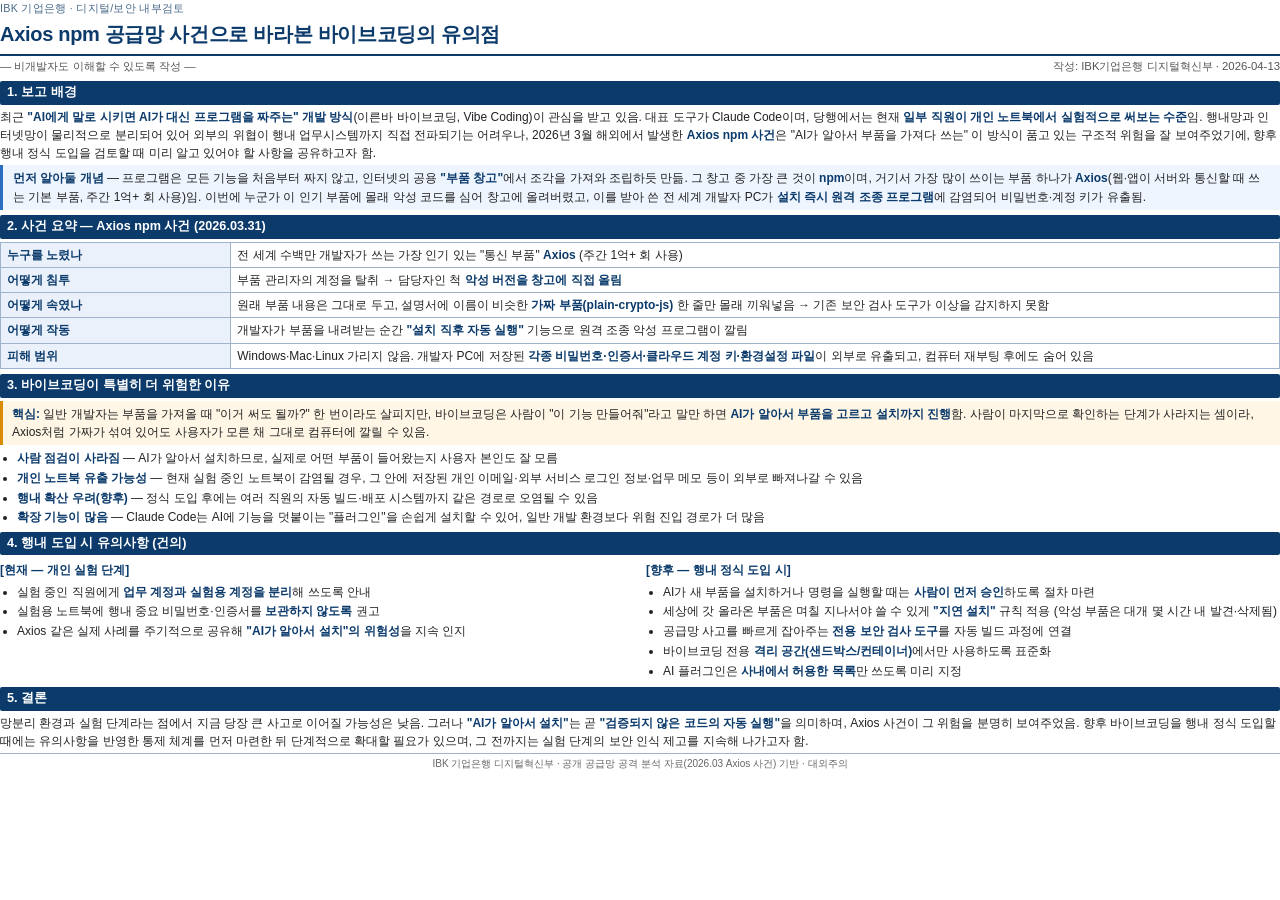
<file: Reports/IBK_바이브코딩_공급망공격_보고서/report_simplified.html>
<!DOCTYPE html>
<html lang="ko">
<head>
<meta charset="UTF-8">
<title>Axios npm 공급망 사건으로 바라본 바이브코딩의 유의점</title>
<style>
@page { size: A4; margin: 10mm 13mm 7mm 13mm; }
* { box-sizing: border-box; }
html, body {
  font-family: "Malgun Gothic", "맑은 고딕", sans-serif;
  font-size: 9pt;
  line-height: 1.52;
  color: #222;
  margin: 0;
}
.tag { font-size: 8pt; color: #4a6a8a; letter-spacing: 0.3px; }
h1 {
  font-size: 15pt;
  color: #0b3a6b;
  margin: 3px 0 2px 0;
  border-bottom: 2pt solid #0b3a6b;
  padding-bottom: 4px;
  letter-spacing: -0.3px;
}
.sub { display: flex; justify-content: space-between; font-size: 8.5pt; color: #555; margin-bottom: 6px; }
h2 {
  font-size: 9.5pt;
  color: #fff;
  background: #0b3a6b;
  padding: 2.3px 7px;
  margin: 5px 0 3px 0;
  border-radius: 2px;
}
p { margin: 2px 0 2px 0; }
ul { margin: 1px 0 2px 17px; padding: 0; }
li { margin: 1.5px 0; }
table { width: 100%; border-collapse: collapse; margin: 1px 0; }
th, td { border: 0.6pt solid #9fb4cc; padding: 3px 6px; vertical-align: top; text-align: left; }
th { background: #eaf1fa; color: #0b3a6b; width: 18%; font-weight: 600; }
b { color: #0b3a6b; }
.two { display: flex; gap: 12px; }
.two > div { flex: 1; }
.two h3 { font-size: 9pt; color: #0b3a6b; margin: 3px 0 3px 0; }
.foot {
  margin-top: 3px;
  padding-top: 2px;
  border-top: 0.6pt solid #9fb4cc;
  font-size: 7.5pt;
  color: #666;
  text-align: center;
}
.lede { background: #fff6e6; border-left: 2.5pt solid #d98c00; padding: 4px 9px; margin: 3px 0 4px 0; }
.note { background: #eef5ff; border-left: 2.5pt solid #2a6fbf; padding: 4px 10px; margin: 3px 0 4px 0; }
.note b { color: #0b3a6b; }
</style>
</head>
<body>

<div class="tag">IBK 기업은행 · 디지털/보안 내부검토</div>
<h1>Axios npm 공급망 사건으로 바라본 바이브코딩의 유의점</h1>
<div class="sub"><span>— 비개발자도 이해할 수 있도록 작성 —</span><span>작성: IBK기업은행 디지털혁신부 · 2026-04-13</span></div>

<h2>1. 보고 배경</h2>
<p>최근 <b>"AI에게 말로 시키면 AI가 대신 프로그램을 짜주는" 개발 방식</b>(이른바 바이브코딩, Vibe Coding)이 관심을 받고 있음. 대표 도구가 Claude Code이며, 당행에서는 현재 <b>일부 직원이 개인 노트북에서 실험적으로 써보는 수준</b>임. 행내망과 인터넷망이 물리적으로 분리되어 있어 외부의 위협이 행내 업무시스템까지 직접 전파되기는 어려우나, 2026년 3월 해외에서 발생한 <b>Axios npm 사건</b>은 "AI가 알아서 부품을 가져다 쓰는" 이 방식이 품고 있는 구조적 위험을 잘 보여주었기에, 향후 행내 정식 도입을 검토할 때 미리 알고 있어야 할 사항을 공유하고자 함.</p>

<div class="note"><b>먼저 알아둘 개념</b> — 프로그램은 모든 기능을 처음부터 짜지 않고, 인터넷의 공용 <b>"부품 창고"</b>에서 조각을 가져와 조립하듯 만듦. 그 창고 중 가장 큰 것이 <b>npm</b>이며, 거기서 가장 많이 쓰이는 부품 하나가 <b>Axios</b>(웹·앱이 서버와 통신할 때 쓰는 기본 부품, 주간 1억+ 회 사용)임. 이번에 누군가 이 인기 부품에 몰래 악성 코드를 심어 창고에 올려버렸고, 이를 받아 쓴 전 세계 개발자 PC가 <b>설치 즉시 원격 조종 프로그램</b>에 감염되어 비밀번호·계정 키가 유출됨.</div>

<h2>2. 사건 요약 — Axios npm 사건 (2026.03.31)</h2>
<table>
<tr><th>누구를 노렸나</th><td>전 세계 수백만 개발자가 쓰는 가장 인기 있는 "통신 부품" <b>Axios</b> (주간 1억+ 회 사용)</td></tr>
<tr><th>어떻게 침투</th><td>부품 관리자의 계정을 탈취 → 담당자인 척 <b>악성 버전을 창고에 직접 올림</b></td></tr>
<tr><th>어떻게 속였나</th><td>원래 부품 내용은 그대로 두고, 설명서에 이름이 비슷한 <b>가짜 부품(plain-crypto-js)</b> 한 줄만 몰래 끼워넣음 → 기존 보안 검사 도구가 이상을 감지하지 못함</td></tr>
<tr><th>어떻게 작동</th><td>개발자가 부품을 내려받는 순간 <b>"설치 직후 자동 실행"</b> 기능으로 원격 조종 악성 프로그램이 깔림</td></tr>
<tr><th>피해 범위</th><td>Windows·Mac·Linux 가리지 않음. 개발자 PC에 저장된 <b>각종 비밀번호·인증서·클라우드 계정 키·환경설정 파일</b>이 외부로 유출되고, 컴퓨터 재부팅 후에도 숨어 있음</td></tr>
</table>

<h2>3. 바이브코딩이 특별히 더 위험한 이유</h2>
<div class="lede"><b>핵심:</b> 일반 개발자는 부품을 가져올 때 "이거 써도 될까?" 한 번이라도 살피지만, 바이브코딩은 사람이 "이 기능 만들어줘"라고 말만 하면 <b>AI가 알아서 부품을 고르고 설치까지 진행</b>함. 사람이 마지막으로 확인하는 단계가 사라지는 셈이라, Axios처럼 가짜가 섞여 있어도 사용자가 모른 채 그대로 컴퓨터에 깔릴 수 있음.</div>
<ul>
<li><b>사람 점검이 사라짐</b> — AI가 알아서 설치하므로, 실제로 어떤 부품이 들어왔는지 사용자 본인도 잘 모름</li>
<li><b>개인 노트북 유출 가능성</b> — 현재 실험 중인 노트북이 감염될 경우, 그 안에 저장된 개인 이메일·외부 서비스 로그인 정보·업무 메모 등이 외부로 빠져나갈 수 있음</li>
<li><b>행내 확산 우려(향후)</b> — 정식 도입 후에는 여러 직원의 자동 빌드·배포 시스템까지 같은 경로로 오염될 수 있음</li>
<li><b>확장 기능이 많음</b> — Claude Code는 AI에 기능을 덧붙이는 "플러그인"을 손쉽게 설치할 수 있어, 일반 개발 환경보다 위험 진입 경로가 더 많음</li>
</ul>

<h2>4. 행내 도입 시 유의사항 (건의)</h2>
<div class="two">
<div>
<h3>[현재 — 개인 실험 단계]</h3>
<ul>
<li>실험 중인 직원에게 <b>업무 계정과 실험용 계정을 분리</b>해 쓰도록 안내</li>
<li>실험용 노트북에 행내 중요 비밀번호·인증서를 <b>보관하지 않도록</b> 권고</li>
<li>Axios 같은 실제 사례를 주기적으로 공유해 <b>"AI가 알아서 설치"의 위험성</b>을 지속 인지</li>
</ul>
</div>
<div>
<h3>[향후 — 행내 정식 도입 시]</h3>
<ul>
<li>AI가 새 부품을 설치하거나 명령을 실행할 때는 <b>사람이 먼저 승인</b>하도록 절차 마련</li>
<li>세상에 갓 올라온 부품은 며칠 지나서야 쓸 수 있게 <b>"지연 설치"</b> 규칙 적용 (악성 부품은 대개 몇 시간 내 발견·삭제됨)</li>
<li>공급망 사고를 빠르게 잡아주는 <b>전용 보안 검사 도구</b>를 자동 빌드 과정에 연결</li>
<li>바이브코딩 전용 <b>격리 공간(샌드박스/컨테이너)</b>에서만 사용하도록 표준화</li>
<li>AI 플러그인은 <b>사내에서 허용한 목록</b>만 쓰도록 미리 지정</li>
</ul>
</div>
</div>

<h2>5. 결론</h2>
<p>망분리 환경과 실험 단계라는 점에서 지금 당장 큰 사고로 이어질 가능성은 낮음. 그러나 <b>"AI가 알아서 설치"</b>는 곧 <b>"검증되지 않은 코드의 자동 실행"</b>을 의미하며, Axios 사건이 그 위험을 분명히 보여주었음. 향후 바이브코딩을 행내 정식 도입할 때에는 유의사항을 반영한 통제 체계를 먼저 마련한 뒤 단계적으로 확대할 필요가 있으며, 그 전까지는 실험 단계의 보안 인식 제고를 지속해 나가고자 함.</p>

<div class="foot">IBK 기업은행 디지털혁신부 · 공개 공급망 공격 분석 자료(2026.03 Axios 사건) 기반 · 대외주의</div>

</body>
</html>
</file>
